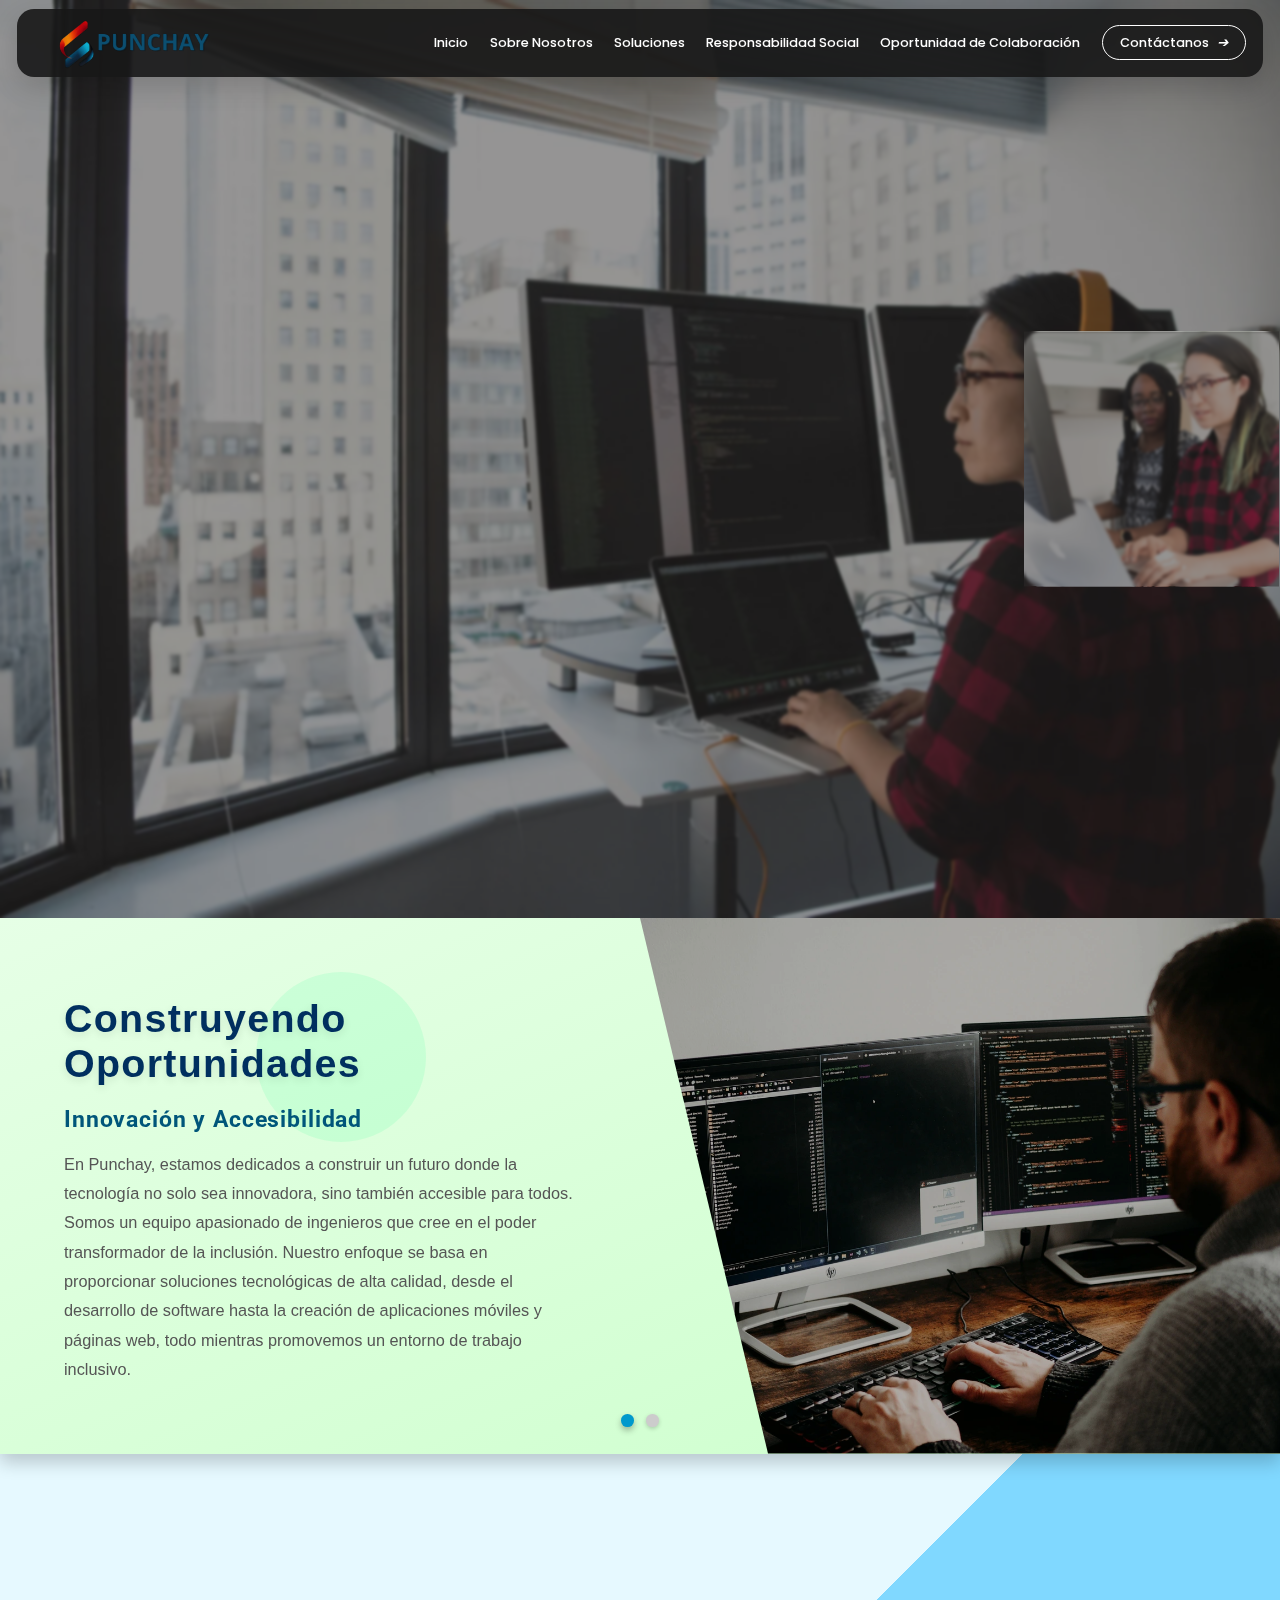
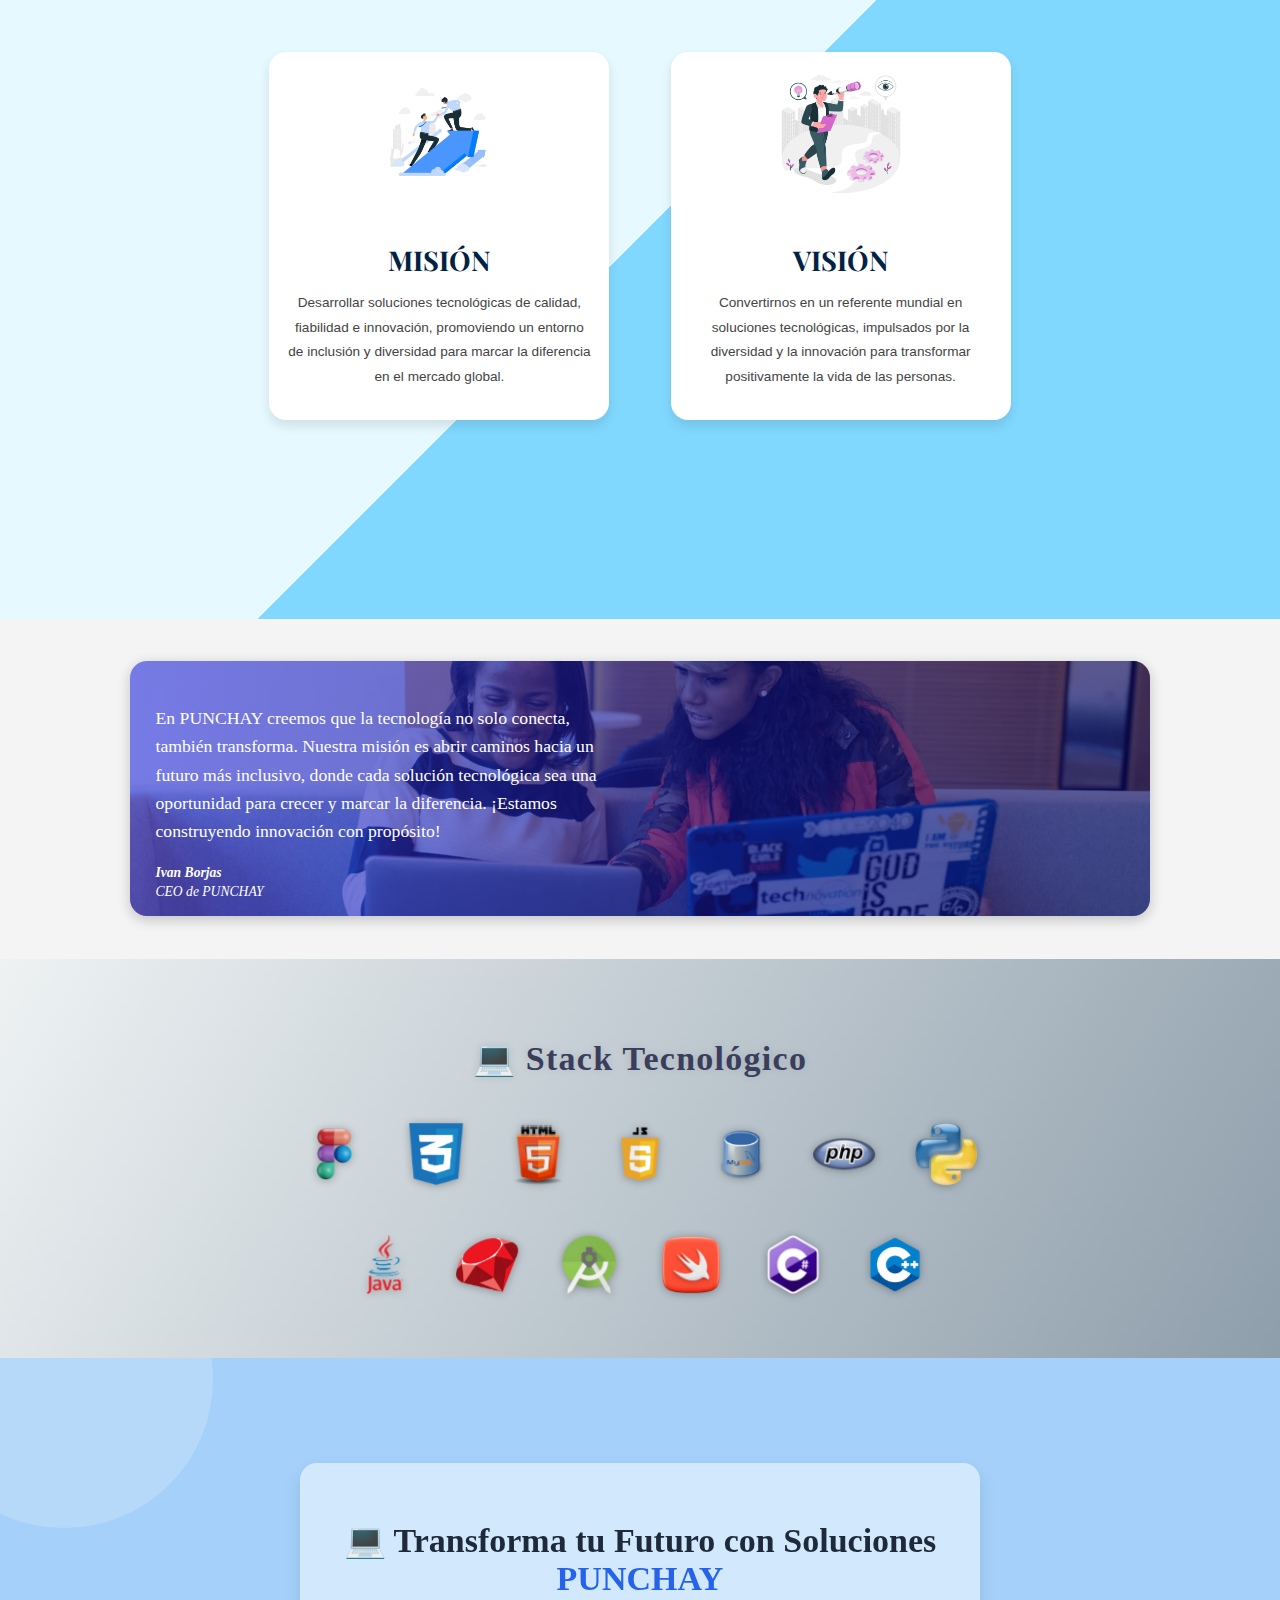
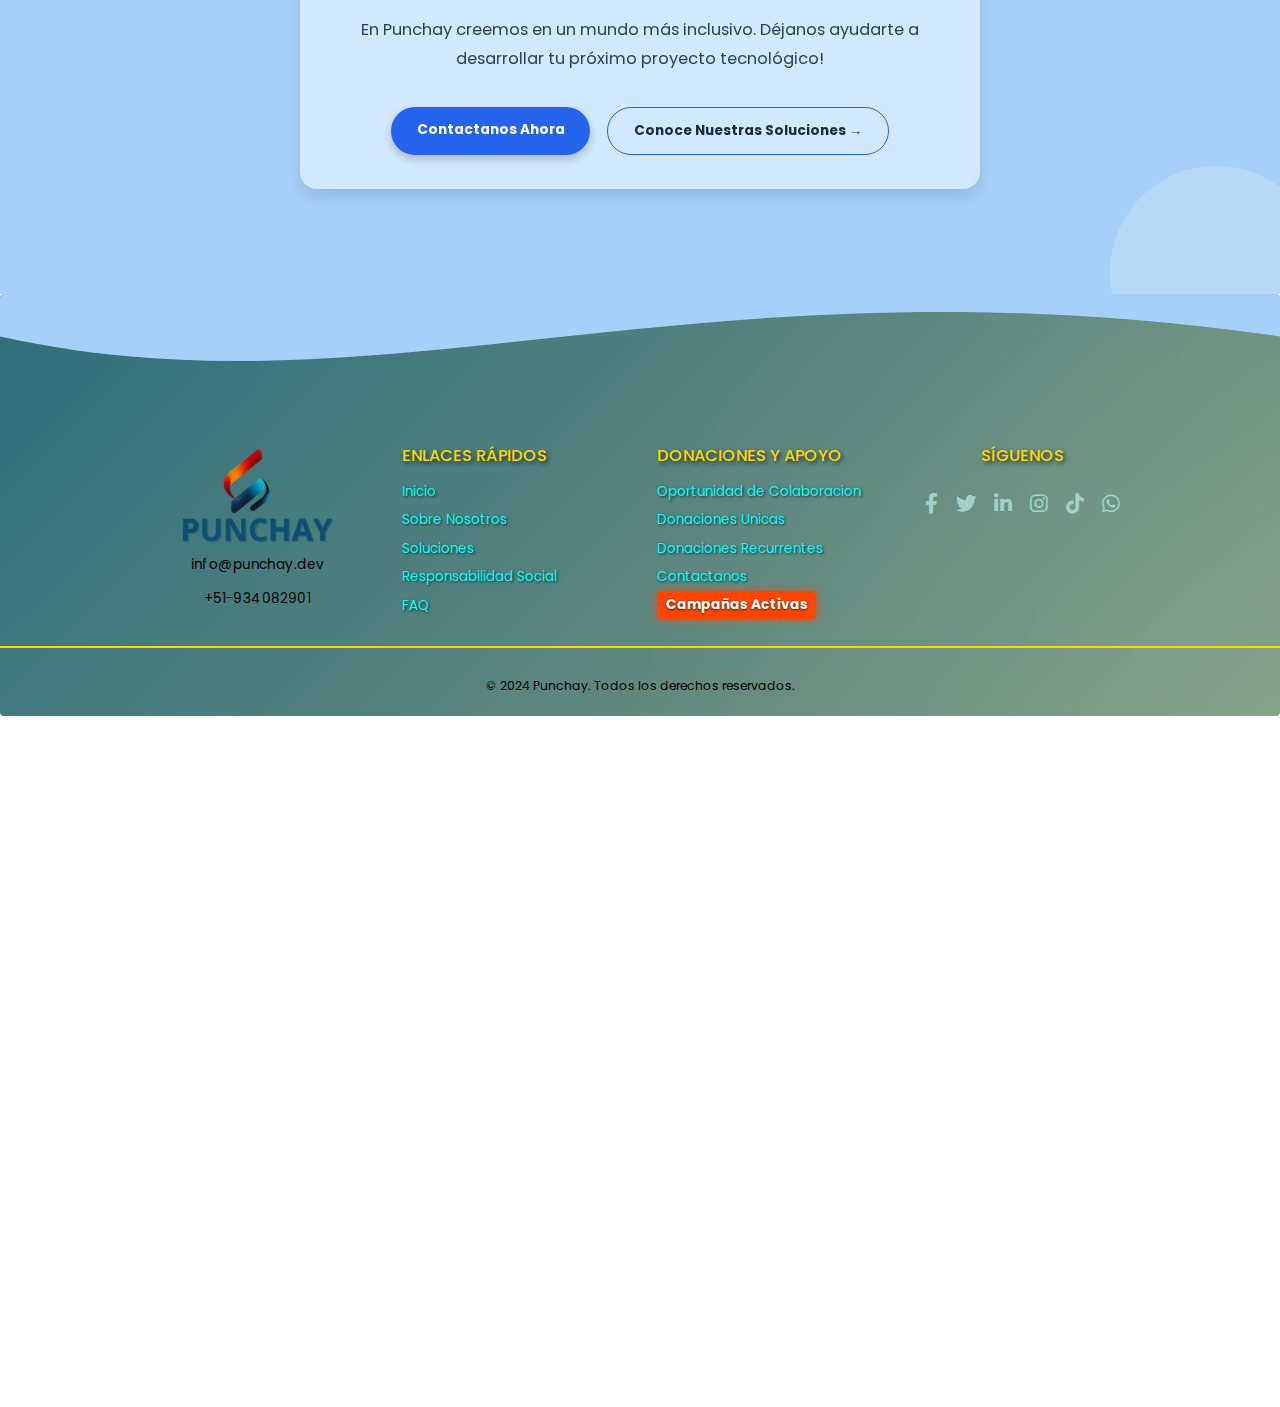
<file: index.html>
<!DOCTYPE html>
<html lang="es">
<head>
  <meta charset="utf-8">
  <meta name="description" content="Impulsamos la inclusión tecnológica con desarrollo de software, apps móviles, páginas web y consultorías. Apoyamos el crecimiento profesional de personas con discapacidad en un entorno accesible. ¡Únete y transforma el futuro!">
  <title>INICIO</title>
  <link rel="icon" href="assets/img/logos/logo.png">
  <link href="https://fonts.googleapis.com/css2?family=Poppins:wght@400;500;600&family=Roboto:wght@400;500&display=swap" rel="stylesheet">
  <link href="https://fonts.googleapis.com/css2?family=Playfair+Display:wght@400;500;700&display=swap" rel="stylesheet">
  <link rel="stylesheet" href="https://cdnjs.cloudflare.com/ajax/libs/font-awesome/6.0.0/css/all.min.css">
  <meta name="viewport" content="width=device-width, initial-scale=1.0">
  <link rel="stylesheet" href="assets/stilos/estilo.css">
  <link rel="stylesheet" href="assets/stilos/general.css">
  <link rel="stylesheet" href="assets/stilos/index.css">
</head>

<body>

<header>
  <nav class="navbar">
    <a href="#inicio" class="logo-container">
      <img src="assets/img/logos/nav.webp" alt="Logo Punchay" class="logo">
    </a>

    <button class="menu-toggle" aria-label="Abrir menú" aria-expanded="false">
      &#9776;
    </button>

    <ul class="nav-links">
      <li><a href="#inicio" data-translate>Inicio</a></li>
      <li><a href="SobreNosotros.html" data-translate>Sobre Nosotros</a></li>
      <li><a href="Servicios.html" data-translate>Soluciones</a></li>
      <li><a href="ResponsabilidadSocial.html" data-translate>Responsabilidad Social</a></li>
      <li><a href="OportunidaddeColaboración.html" data-translate>Oportunidad de Colaboración</a></li>
      <li>
        <a href="Contacto.html" class="contact-link">
          <span data-translate>Contáctanos</span> <i class="icon-arrow">&#10132;</i>
        </a>
      </li>
    </ul>
  </nav>
</header>

<div class="custom-slider-section">
  <section>
    <ul class='slider'>
      <li class='item' style="background-image: url('assets/img/index/silder1.webp')">
        <div class='content'>
          <h2 class='title' data-translate>Innovación Tecnológica</h2>
          <p class='description' data-translate>Tu apoyo puede marcar la diferencia. Con tu donación, ayudamos a construir espacios inclusivos y accesibles para trabajadores con discapacidad. ¡Dona ahora y sé parte del cambio!</p>
          <button><a href="OportunidaddeColaboración.html" class="linkindex" data-translate>Se parte de cambio</a></button>
        </div>
      </li>
      <li class='item' style="background-image: url('assets/img/index/slider2 (1).webp')">
        <div class='content'>
          <h2 class='title' data-translate>Experiencia Digital</h2>
          <p class='description' data-translate>El futuro es ahora. Transforma tu empresa con nuestras soluciones tecnológicas personalizadas. ¡Contrata nuestros servicios y marca la diferencia hoy mismo!</p>
          <button><a href="Contacto.html" class="linkindex" data-translate>Contactanos Ahora</a></button>
        </div>
      </li>
      <li class='item' style="background-image: url('assets/img/index/slider3.webp')">
        <div class='content'>
          <h2 class='title' data-translate>El Futuro es Ahora</h2>
          <p class='description' data-translate>Explora nuestro sitio y descubre cómo transformamos la tecnología, creando un entorno inclusivo y accesible para todos. Únete a nuestra misión de marcar la diferencia.</p>
          <button><a href="SobreNosotros.html" class="linkindex" data-translate>Conoce mas</a></button>
        </div>
      </li>
    </ul>
  </section>
</div>

<section class="wave-slider">
  <div class="wave-slide active" aria-hidden="false">
    <div class="wave-content">
      <h1 data-translate>Construyendo Oportunidades</h1>
      <h2 data-translate>Innovación y Accesibilidad</h2>
      <p data-translate>
        En Punchay, estamos dedicados a construir un futuro donde la tecnología no solo sea innovadora, sino también accesible para todos.
        Somos un equipo apasionado de ingenieros que cree en el poder transformador de la inclusión. Nuestro enfoque se basa en proporcionar soluciones tecnológicas
        de alta calidad, desde el desarrollo de software hasta la creación de aplicaciones móviles y páginas web, todo mientras promovemos un entorno de trabajo inclusivo.
      </p>
    </div>
    <div class="wave-image">
      <img src="assets/img/index/slid1.webp" alt="Personas colaborando con tecnología accesible" />
    </div>
  </div>

  <div class="wave-slide" aria-hidden="true">
    <div class="wave-content">
      <h1 data-translate>Inclusión y Calidad</h1>
      <h2 data-translate>Marcando la Diferencia</h2>
      <p data-translate>
        En Punchay, no solo desarrollamos tecnología; construimos oportunidades. Nos enorgullece contratar a personas con diversas capacidades, quienes aportan habilidades únicas
        y perspectivas valiosas que enriquecen nuestro trabajo. Cada proyecto que emprendemos está diseñado para no solo cumplir con las expectativas de nuestros clientes,
        sino para superar los estándares de accesibilidad y calidad.
      </p>
    </div>
    <div class="wave-image">
      <img src="assets/img/index/slid2.webp" alt="Tecnología accesible e inclusiva en acción" />
    </div>
  </div>

  <div class="wave-navigation" role="tablist" aria-label="Controles del slider">
    <button class="nav-btn active" data-index="0" aria-selected="true" aria-controls="slide-1" tabindex="0"></button>
    <button class="nav-btn" data-index="1" aria-selected="false" aria-controls="slide-2" tabindex="-1"></button>
  </div>
</section>

<div class="cards__container">
  <div class="card">
    <div class="card__icon">
      <img src="assets/img/index/mision.webp" alt="Misión">
    </div>
    <div class="card__content">
      <h3 class="card__title" data-translate>Misión</h3>
      <p class="card__text" data-translate>Desarrollar soluciones tecnológicas de calidad, fiabilidad e innovación, promoviendo un entorno de inclusión y diversidad para marcar la diferencia en el mercado global.</p>
    </div>
  </div>

  <div class="card">
    <div class="card__icon">
      <img src="assets/img/index/vision.webp" alt="Visión">
    </div>
    <div class="card__content">
      <h3 class="card__title" data-translate>Visión</h3>
      <p class="card__text" data-translate>Convertirnos en un referente mundial en soluciones tecnológicas, impulsados por la diversidad y la innovación para transformar positivamente la vida de las personas.</p>
    </div>
  </div>
</div>

<section class="testimonial-section">
  <div class="testimonial-container">
    <img src="assets/img/index/testimonial.webp" alt="Fondo testimonial" class="testimonial-image">
    <div class="overlay"></div>
    <div class="testimonial-content">
      <p class="testimonial-text" data-translate>
        En PUNCHAY creemos que la tecnología no solo conecta, también transforma. Nuestra misión es abrir caminos hacia un futuro más inclusivo, donde cada solución tecnológica sea una oportunidad para crecer y marcar la diferencia. ¡Estamos construyendo innovación con propósito!
      </p>
      <p class="testimonial-author">
        <strong>Ivan Borjas</strong><br>
        <span data-translate>CEO de PUNCHAY</span>
      </p>
    </div>
  </div>
</section>

<section class="three-d-section">
  <h2 class="section-title" data-translate>💻 Stack Tecnológico</h2>
  <div class="three-d-grid">
    <div class="row row-top">
      <!-- Las imágenes y sus alt no necesitan traducción -->
      <div class="polygon-container"><div class="polygon"><img src="./assets/img/index/figma.webp" alt="HTML5"></div></div>
      <div class="polygon-container"><div class="polygon"><img src="./assets/img/index/css.webp" alt="CSS3"></div></div>
      <div class="polygon-container"><div class="polygon"><img src="./assets/img/index/html.webp" alt="JavaScript"></div></div>
      <div class="polygon-container"><div class="polygon"><img src="./assets/img/index/js.webp" alt="TypeScript"></div></div>
      <div class="polygon-container"><div class="polygon"><img src="./assets/img/index/mysql.webp" alt="React"></div></div>
      <div class="polygon-container"><div class="polygon"><img src="./assets/img/index/php.webp" alt="Tailwind CSS"></div></div>
      <div class="polygon-container"><div class="polygon"><img src="./assets/img/index/python.webp" alt="Docker"></div></div>
    </div>
    <div class="row row-bottom">
      <div class="polygon-container"><div class="polygon"><img src="assets/img/index/java%20(1).webp" alt="Node.js"></div></div>
      <div class="polygon-container"><div class="polygon"><img src="assets/img/index/rubi.webp" alt="MongoDB"></div></div>
      <div class="polygon-container"><div class="polygon"><img src="assets/img/index/android.webp" alt="Git"></div></div>
      <div class="polygon-container"><div class="polygon"><img src="assets/img/index/swift.webp" alt="Figma"></div></div>
      <div class="polygon-container"><div class="polygon"><img src="assets/img/index/C%23.webp" alt="GraphQL"></div></div>
      <div class="polygon-container"><div class="polygon"><img src="assets/img/index/c.webp" alt="VS Code"></div></div>
    </div>
  </div>
</section>

<section class="cta-section-unique">
  <div class="cta-container-unique">
    <h1 class="cta-title-unique" data-translate>💻 Transforma tu Futuro con Soluciones <span>PUNCHAY</span></h1>
    <p class="cta-description-unique" data-translate>
      En Punchay creemos en un mundo más inclusivo. Déjanos ayudarte a desarrollar tu próximo proyecto tecnológico!
    </p>
    <div class="cta-buttons-unique">
      <a href="Contacto.html" class="cta-button-unique primary-button-unique" data-translate>Contactanos Ahora</a>
      <a href="Servicios.html" class="cta-button-unique secondary-button-unique" data-translate>Conoce Nuestras Soluciones →</a>
    </div>
  </div>
</section>

<footer class="footer__container">
  <div style="height: 150px; overflow: hidden;">
    <svg viewBox="0 0 500 150" preserveAspectRatio="none" style="height: 100%; width: 100%;">
      <path d="M0.00,49.98 C149.99,150.00 271.49,-49.98 500.00,49.98 L500.00,0.00 L0.00,0.00 Z" style="stroke: none; fill: #a4d0f9;"></path>
    </svg>
  </div>
  <div class="footer__content">
    <div class="footer__logo">
      <a href="index.html"><img src="assets/img/logos/foot.webp" alt="Punchay Logo"></a>
      <p class="textfoot">info@punchay.dev</p>
      <p class="txtfoot">+51-934082901</p>
    </div>
    <div class="footer__links">
      <h4 data-translate>Enlaces Rápidos</h4>
      <ul>
        <li><a href="index.html" data-translate>Inicio</a></li>
        <li><a href="SobreNosotros.html" data-translate>Sobre Nosotros</a></li>
        <li><a href="Servicios.html" data-translate>Soluciones</a></li>
        <li><a href="ResponsabilidadSocial.html" data-translate>Responsabilidad Social</a></li>
        <li><a href="Faqs.html" data-translate>FAQ</a></li>
      </ul>
    </div>
    <div class="footer__services">
      <h4 data-translate>Donaciones y Apoyo</h4>
      <ul>
        <li><a href="OportunidaddeColaboración.html" data-translate>Oportunidad de Colaboracion</a></li>
        <li><a href="https://www.paypal.com/donate?hosted_button_id=4XLEY7KZ55W9N" data-translate>Donaciones Unicas</a></li>
        <li><a href="https://www.paypal.com/donate?hosted_button_id=4XLEY7KZ55W9N" data-translate>Donaciones Recurrentes</a></li>
        <li><a href="Contacto.html" data-translate>Contactanos</a></li>
        <li class="especial"><a href="https://fundrazr.com/52Vzw0" data-translate>Campañas Activas</a></li>
      </ul>
    </div>

    <div class="footer__social">
      <h4 data-translate>Síguenos</h4>
      <div class="social__icons">
        <a href="https://www.facebook.com/profile.php?id=61572802040926"><i class="fab fa-facebook-f"></i></a>
        <a href="https://x.com/PUNCHAY2025"><i class="fab fa-twitter"></i></a>
        <a href="https://www.linkedin.com/in/punchay-s-a-c-b49723349/"><i class="fab fa-linkedin-in"></i></a>
        <a href="https://www.instagram.com/punchaygroup/"><i class="fab fa-instagram"></i></a>
        <a href="https://tiktok.com/@punchay3"><i class="fab fa-tiktok"></i></a>
        <a href="https://wa.me/51934082901" target="_blank"><i class="fab fa-whatsapp"></i></a>
      </div>
    </div>
  </div>
  <div class="footer__bottom">
    <p data-translate>&copy; 2024 Punchay. Todos los derechos reservados.
    </p>
  </div>
</footer>
  <!----FIN FOOTER------>

</body>

<script src="assets/js/nav.js"></script>
<script src="assets/js/index.js"></script>
<script src="assets/js/idiomas.js"></script>
</html>
</file>
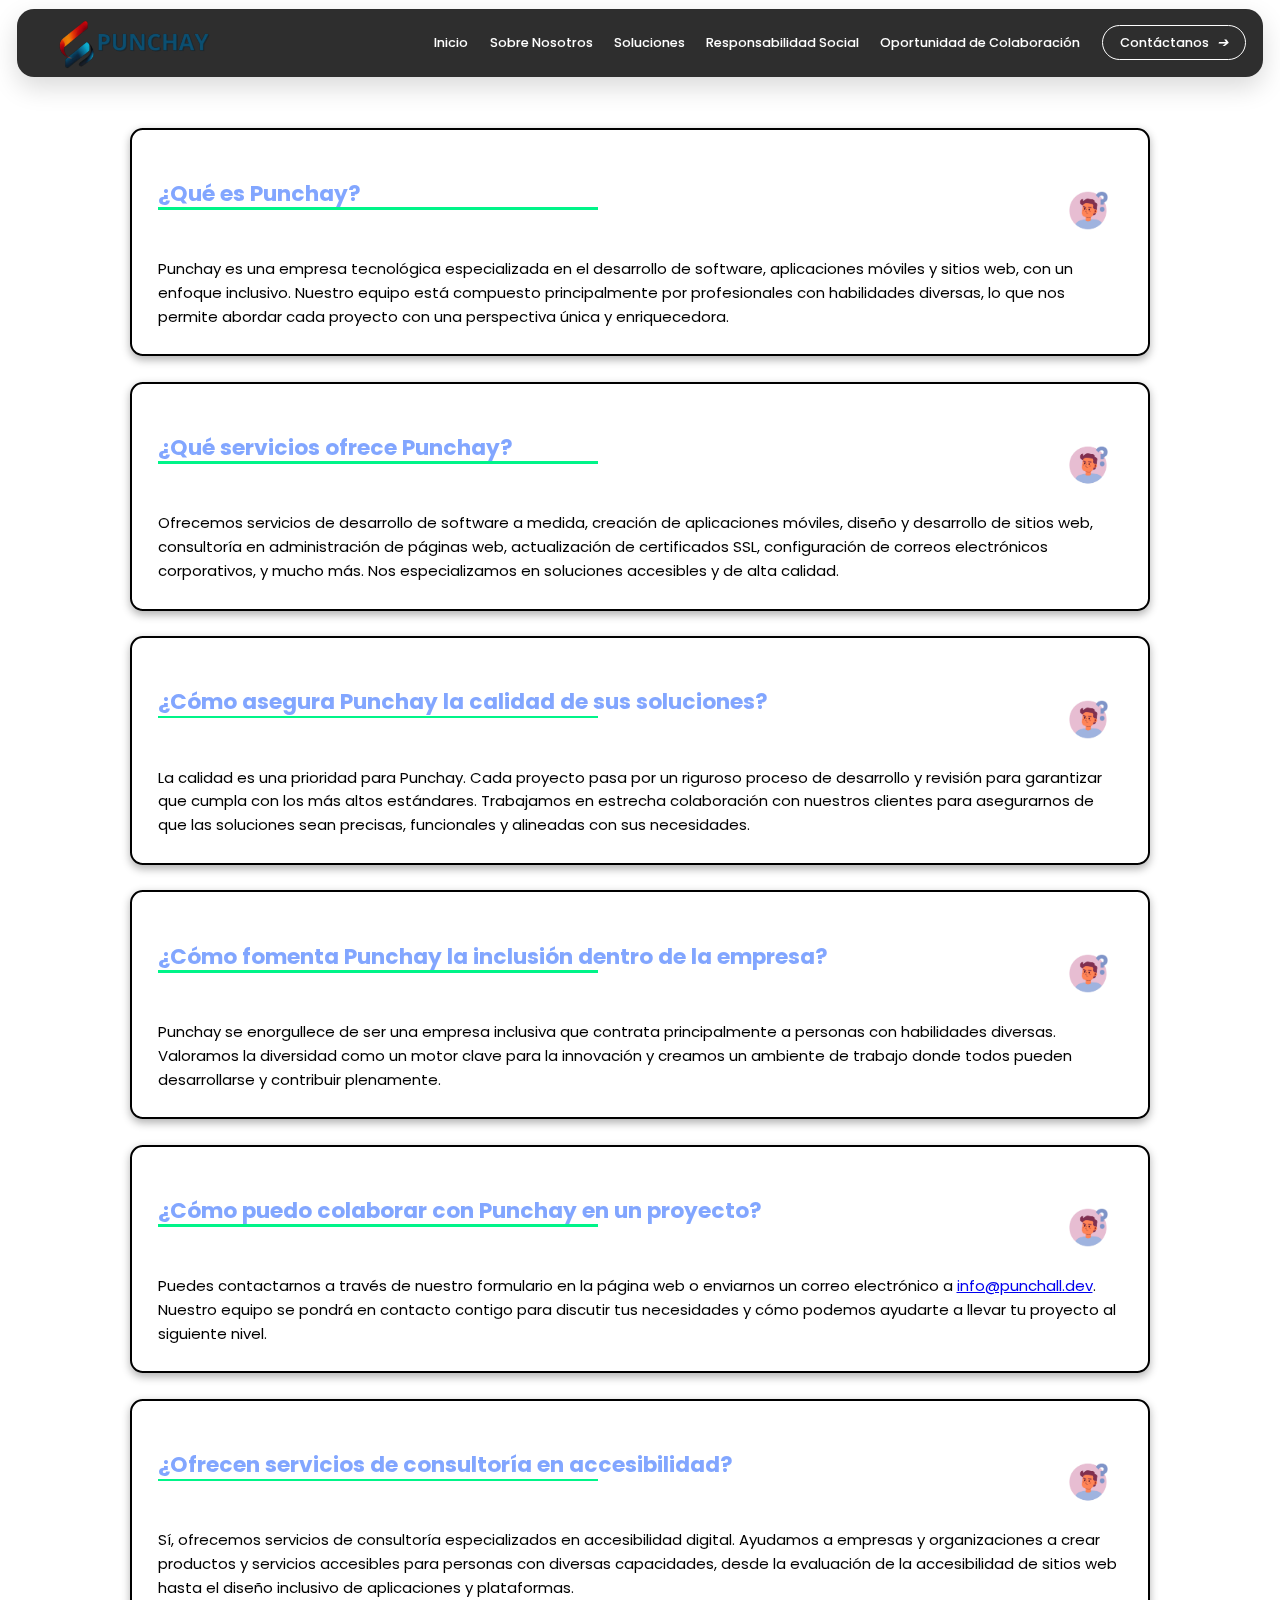
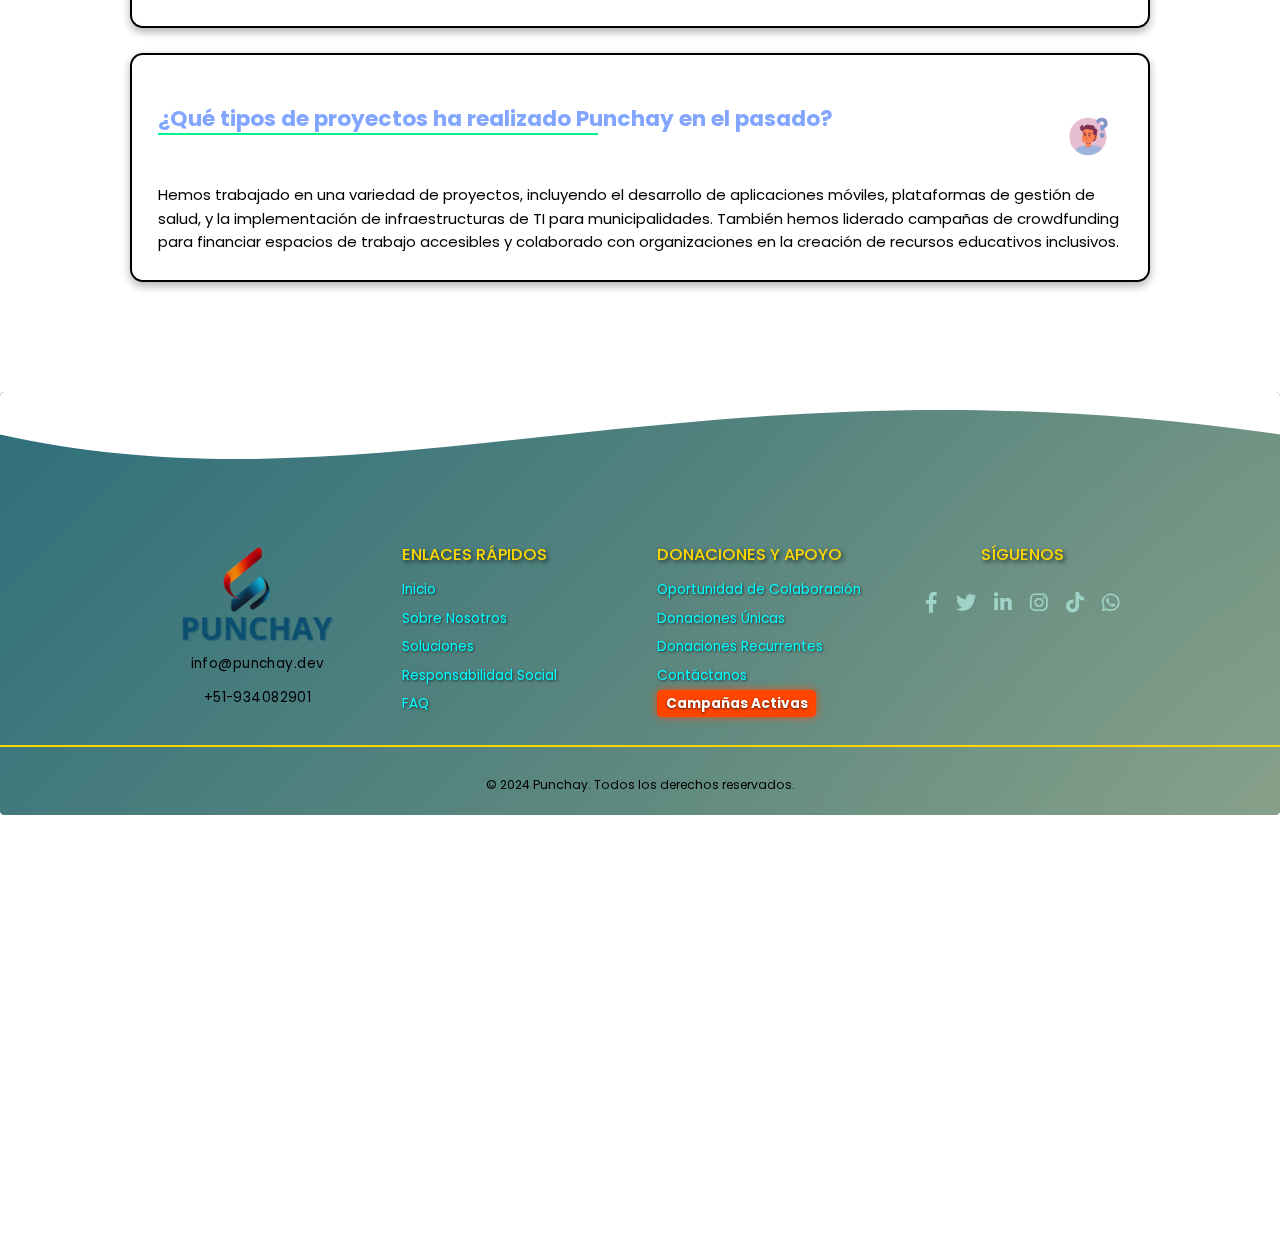
<file: Faqs.html>
<!DOCTYPE html>
<html lang="es">
<head>
    <meta charset="UTF-8">
  <meta name="description" content="Impulsamos la inclusión tecnológica con desarrollo de software, apps móviles, páginas web y consultorías. Apoyamos el crecimiento profesional de personas con discapacidad en un entorno accesible. ¡Únete y transforma el futuro!">
  <title>Preguntas Frecuentes</title>
  <link rel="icon" href="assets/img/logos/logo.png">
  <link href="https://fonts.googleapis.com/css2?family=Poppins:wght@400;500;600&family=Roboto:wght@400;500&display=swap" rel="stylesheet">
  <link href="https://fonts.googleapis.com/css2?family=Playfair+Display:wght@400;500;700&display=swap" rel="stylesheet">
  <link rel="stylesheet" href="https://cdnjs.cloudflare.com/ajax/libs/font-awesome/6.0.0/css/all.min.css">

  <meta name="viewport" content="width=device-width, initial-scale=1.0">
  <link rel="stylesheet" href="assets/stilos/estilo.css">
  <link rel="stylesheet" href="assets/stilos/general.css">
  <link rel="stylesheet" href="assets/stilos/faq.css">
</head>
<body>

<header>
  <nav class="navbar">
    <!-- Logo -->
    <a href="index.html" class="logo-container">
      <img src="assets/img/logos/nav.webp" alt="Logo Punchay" class="logo">
    </a>

    <!-- Botón menú hamburguesa -->
    <button class="menu-toggle" aria-label="Abrir menú" aria-expanded="false">
      &#9776; <!-- Ícono de hamburguesa -->
    </button>

    <!-- Menú de navegación -->
    <ul class="nav-links">
      <li><a href="index.html" data-translate="nav.inicio">Inicio</a></li>
      <li><a href="SobreNosotros.html" data-translate="nav.sobreNosotros">Sobre Nosotros</a></li>
      <li><a href="Servicios.html" data-translate="nav.soluciones">Soluciones</a></li>
      <li><a href="ResponsabilidadSocial.html" data-translate="nav.responsabilidadSocial">Responsabilidad Social</a></li>
      <li><a href="OportunidaddeColaboración.html" data-translate="nav.oportunidadColaboracion">Oportunidad de Colaboración</a></li>
      <li>
        <a href="Contacto.html" class="contact-link" data-translate="nav.contactanos">
          Contáctanos <i class="icon-arrow">&#10132;</i>
        </a>
      </li>
    </ul>
  </nav>
</header>




<!-----------Seccion 1------------>
<section class="faqs-section">
  <div class="faqs-content">
    <div class="faq-item">
      <div class="faq-title">
        <h3 data-translate="faq.queEsPunchay">¿Qué es Punchay?</h3>
        <img src="assets/img/faqs/prgunta.webp" alt="Icono de Pregunta" class="faq-icon">
      </div>
      <p data-translate="faq.queEsPunchay.respuesta">
        Punchay es una empresa tecnológica especializada en el desarrollo de software, aplicaciones móviles y sitios web, con un enfoque inclusivo. Nuestro equipo está compuesto principalmente por profesionales con habilidades diversas, lo que nos permite abordar cada proyecto con una perspectiva única y enriquecedora.
      </p>
    </div>

    <div class="faq-item">
      <div class="faq-title">
        <h3 data-translate="faq.serviciosPunchay">¿Qué servicios ofrece Punchay?</h3>
        <img src="assets/img/faqs/prgunta.webp" alt="Icono de Servicios" class="faq-icon">
      </div>
      <p data-translate="faq.serviciosPunchay.respuesta">
        Ofrecemos servicios de desarrollo de software a medida, creación de aplicaciones móviles, diseño y desarrollo de sitios web, consultoría en administración de páginas web, actualización de certificados SSL, configuración de correos electrónicos corporativos, y mucho más. Nos especializamos en soluciones accesibles y de alta calidad.
      </p>
    </div>

    <div class="faq-item">
      <div class="faq-title">
        <h3 data-translate="faq.calidadPunchay">¿Cómo asegura Punchay la calidad de sus soluciones?</h3>
        <img src="assets/img/faqs/prgunta.webp" alt="Icono de Calidad" class="faq-icon">
      </div>
      <p data-translate="faq.calidadPunchay.respuesta">
        La calidad es una prioridad para Punchay. Cada proyecto pasa por un riguroso proceso de desarrollo y revisión para garantizar que cumpla con los más altos estándares. Trabajamos en estrecha colaboración con nuestros clientes para asegurarnos de que las soluciones sean precisas, funcionales y alineadas con sus necesidades.
      </p>
    </div>

    <div class="faq-item">
      <div class="faq-title">
        <h3 data-translate="faq.inclusionPunchay">¿Cómo fomenta Punchay la inclusión dentro de la empresa?</h3>
        <img src="assets/img/faqs/prgunta.webp" alt="Icono de Inclusión" class="faq-icon">
      </div>
      <p data-translate="faq.inclusionPunchay.respuesta">
        Punchay se enorgullece de ser una empresa inclusiva que contrata principalmente a personas con habilidades diversas. Valoramos la diversidad como un motor clave para la innovación y creamos un ambiente de trabajo donde todos pueden desarrollarse y contribuir plenamente.
      </p>
    </div>

    <div class="faq-item">
      <div class="faq-title">
        <h3 data-translate="faq.colaboracionPunchay">¿Cómo puedo colaborar con Punchay en un proyecto?</h3>
        <img src="assets/img/faqs/prgunta.webp" alt="Icono de Colaboración" class="faq-icon">
      </div>
      <p data-translate="faq.colaboracionPunchay.respuesta">
        Puedes contactarnos a través de nuestro formulario en la página web o enviarnos un correo electrónico a <a href="mailto:info@punchall.dev">info@punchall.dev</a>. Nuestro equipo se pondrá en contacto contigo para discutir tus necesidades y cómo podemos ayudarte a llevar tu proyecto al siguiente nivel.
      </p>
    </div>

    <div class="faq-item">
      <div class="faq-title">
        <h3 data-translate="faq.consultoriaAccesibilidad">¿Ofrecen servicios de consultoría en accesibilidad?</h3>
        <img src="assets/img/faqs/prgunta.webp" alt="Icono de Consultoría" class="faq-icon">
      </div>
      <p data-translate="faq.consultoriaAccesibilidad.respuesta">
        Sí, ofrecemos servicios de consultoría especializados en accesibilidad digital. Ayudamos a empresas y organizaciones a crear productos y servicios accesibles para personas con diversas capacidades, desde la evaluación de la accesibilidad de sitios web hasta el diseño inclusivo de aplicaciones y plataformas.
      </p>
    </div>

    <div class="faq-item">
      <div class="faq-title">
        <h3 data-translate="faq.proyectosAnteriores">¿Qué tipos de proyectos ha realizado Punchay en el pasado?</h3>
        <img src="assets/img/faqs/prgunta.webp" alt="Icono de Proyectos" class="faq-icon">
      </div>
      <p data-translate="faq.proyectosAnteriores.respuesta">
        Hemos trabajado en una variedad de proyectos, incluyendo el desarrollo de aplicaciones móviles, plataformas de gestión de salud, y la implementación de infraestructuras de TI para municipalidades. También hemos liderado campañas de crowdfunding para financiar espacios de trabajo accesibles y colaborado con organizaciones en la creación de recursos educativos inclusivos.
      </p>
    </div>

  </div>
  <div class="background-effects"></div>
</section>
<!------------Fin Seccion----------->

<!----FOOTER------>
<footer class="footer__container">
  <div style="height: 150px; overflow: hidden;">
    <svg viewBox="0 0 500 150" preserveAspectRatio="none" style="height: 100%; width: 100%;">
      <path d="M0.00,49.98 C149.99,150.00 271.49,-49.98 500.00,49.98 L500.00,0.00 L0.00,0.00 Z" style="stroke: none; fill: #ffffff;"></path>
    </svg>
  </div>
  <div class="footer__content">
    <div class="footer__logo">
      <a href="index.html">
        <img src="assets/img/logos/foot.webp" alt="Punchay Logo">
      </a>
      <p class="textfoot" data-translate="contact-email">info@punchay.dev</p>
      <p class="txtfoot" data-translate="contact-phone">+51-934082901</p>
    </div>
    <div class="footer__links">
      <h4 data-translate="quick-links">Enlaces Rápidos</h4>
      <ul>
        <li><a href="index.html" data-translate="nav-home">Inicio</a></li>
        <li><a href="SobreNosotros.html" data-translate="nav-about">Sobre Nosotros</a></li>
        <li><a href="Servicios.html" data-translate="nav-services">Soluciones</a></li>
        <li><a href="ResponsabilidadSocial.html" data-translate="nav-social-responsibility">Responsabilidad Social</a></li>
        <li><a href="Faqs.html" data-translate="nav-faq">FAQ</a></li>
      </ul>
    </div>
    <div class="footer__services">
      <h4 data-translate="donations-support">Donaciones y Apoyo</h4>
      <ul>
        <li><a href="OportunidaddeColaboración.html" data-translate="collaboration-opportunity">Oportunidad de Colaboración</a></li>
        <li><a href="https://www.paypal.com/donate?hosted_button_id=4XLEY7KZ55W9N" data-translate="one-time-donation">Donaciones Únicas</a></li>
        <li><a href="https://www.paypal.com/donate?hosted_button_id=4XLEY7KZ55W9N" data-translate="recurring-donation">Donaciones Recurrentes</a></li>
        <li><a href="Contacto.html" data-translate="nav-contact">Contáctanos</a></li>
        <li class="especial"><a href="https://fundrazr.com/52Vzw0" data-translate>Campañas Activas</a></li>
      </ul>
    </div>

    <div class="footer__social">
      <h4 data-translate="follow-us">Síguenos</h4>
      <div class="social__icons">
        <a href="https://www.facebook.com/profile.php?id=61572802040926"><i class="fab fa-facebook-f"></i></a>
        <a href="https://x.com/PUNCHAY2025"><i class="fab fa-twitter"></i></a>
        <a href="https://www.linkedin.com/in/punchay-s-a-c-b49723349/"><i class="fab fa-linkedin-in"></i></a>
        <a href="https://www.instagram.com/punchaygroup/"><i class="fab fa-instagram"></i></a>
        <a href="https://tiktok.com/@punchay3"><i class="fab fa-tiktok"></i></a>
        <a href="https://wa.me/51934082901" target="_blank">
          <i class="fab fa-whatsapp"></i>
        </a>
      </div>
    </div>
  </div>
  <div class="footer__bottom">
    <p data-translate="footer-rights">&copy; 2024 Punchay. Todos los derechos reservados.</p>
  </div>
</footer>
<!----FIN FOOTER------>


</body>
<script src="assets/js/nav.js"></script>
<script src="assets/js/idiomas.js"></script>
</html>
</file>
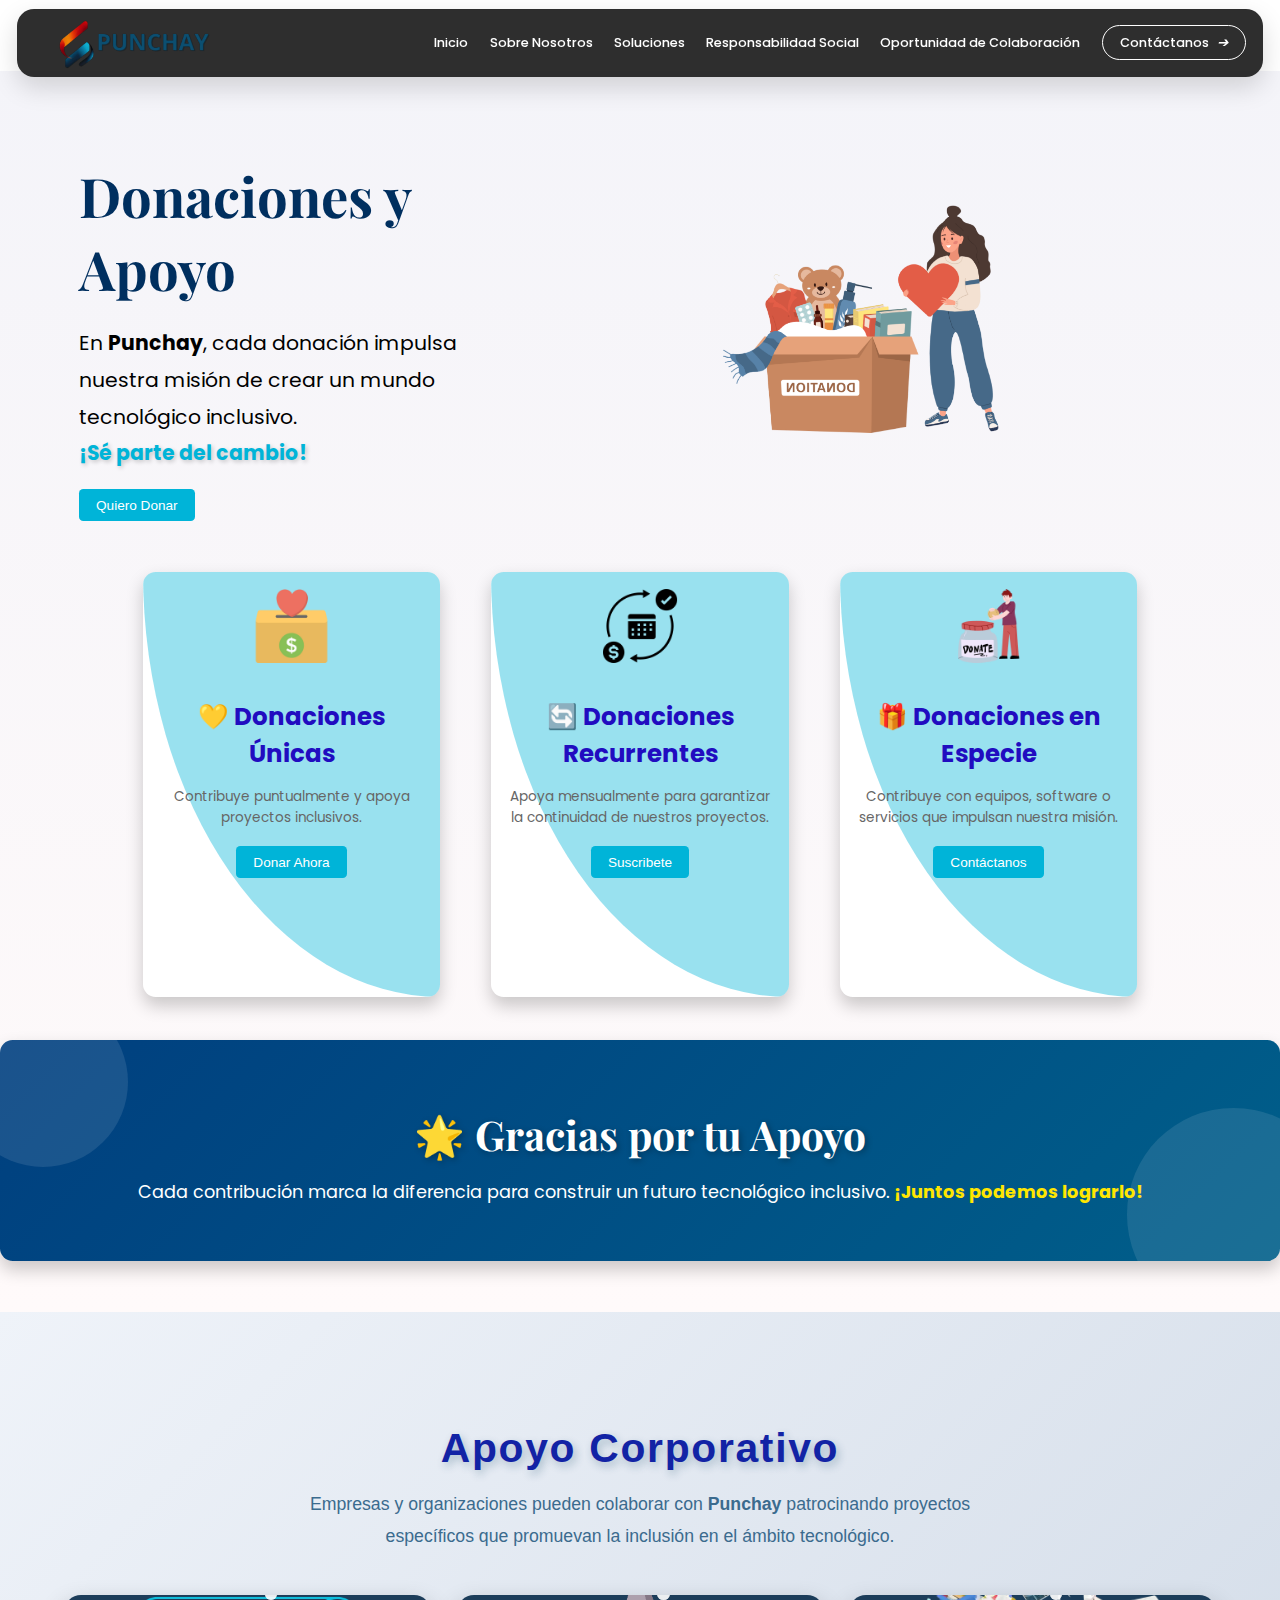
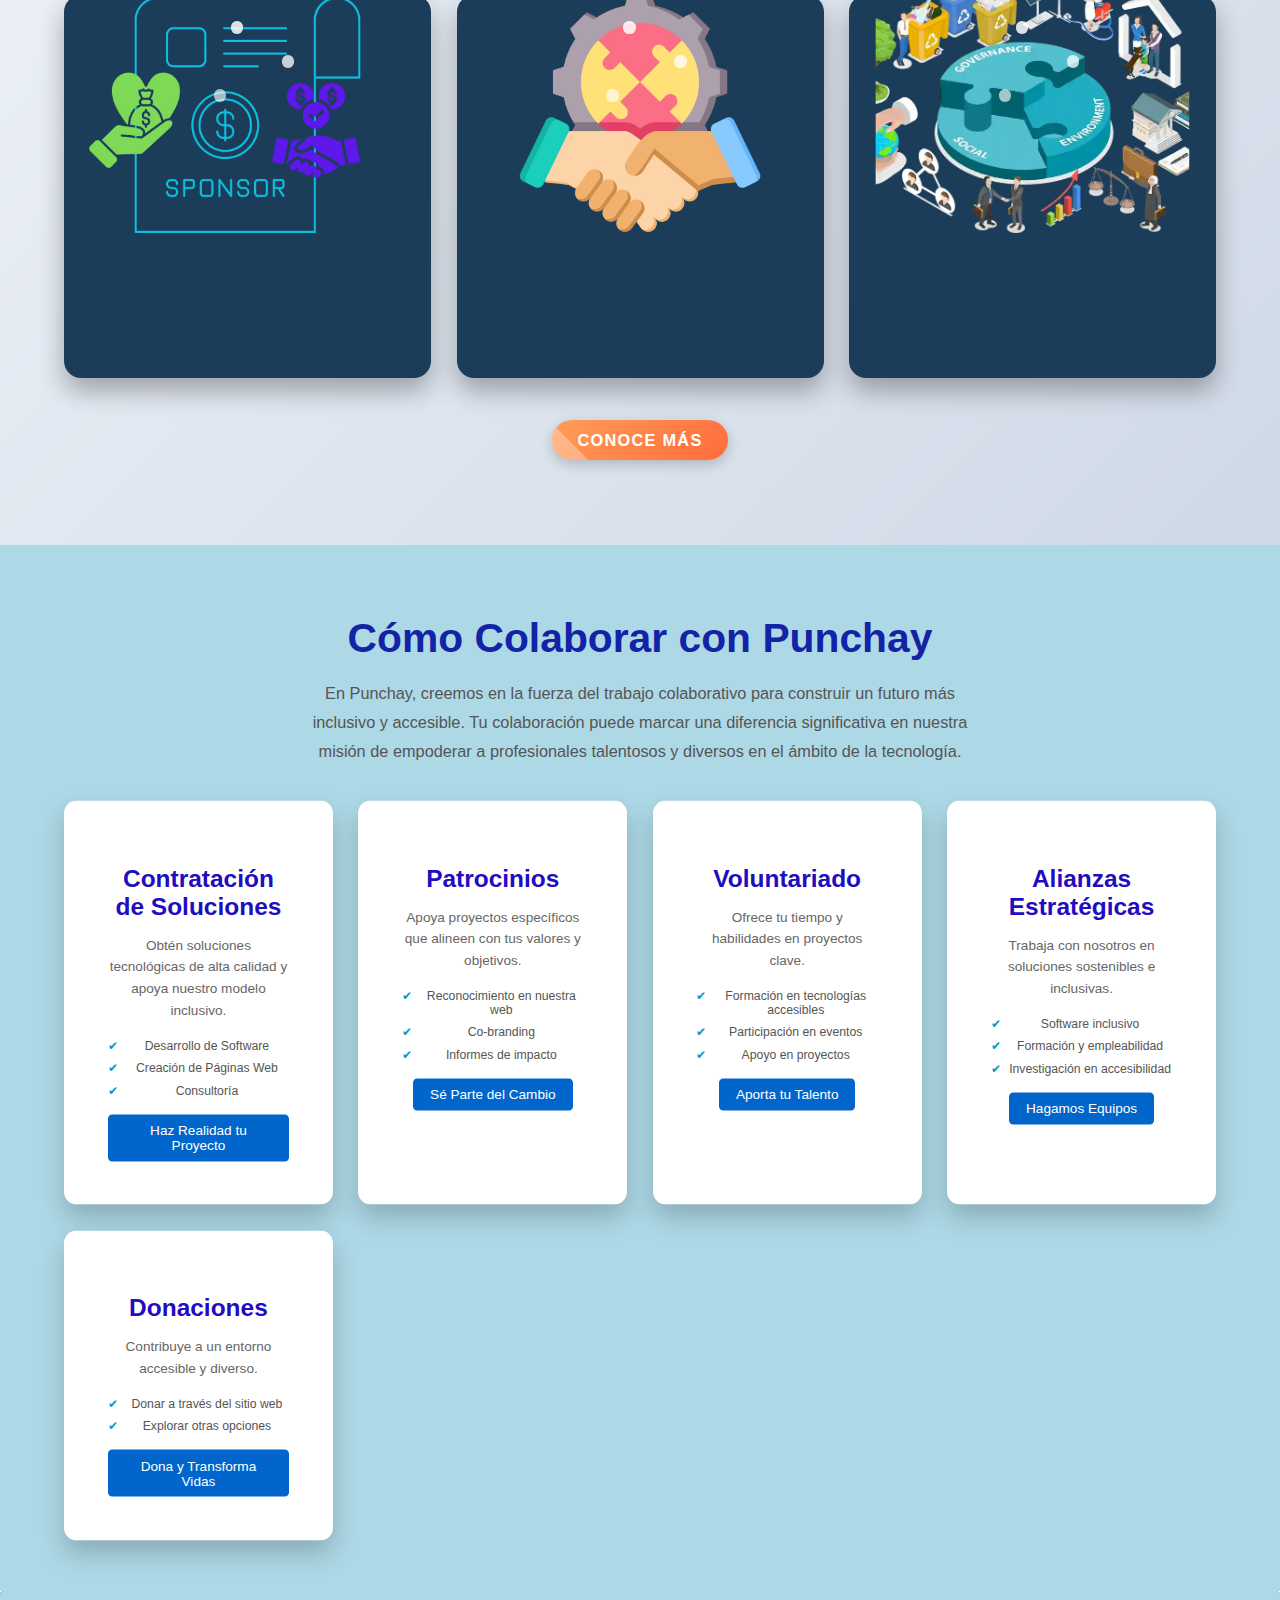
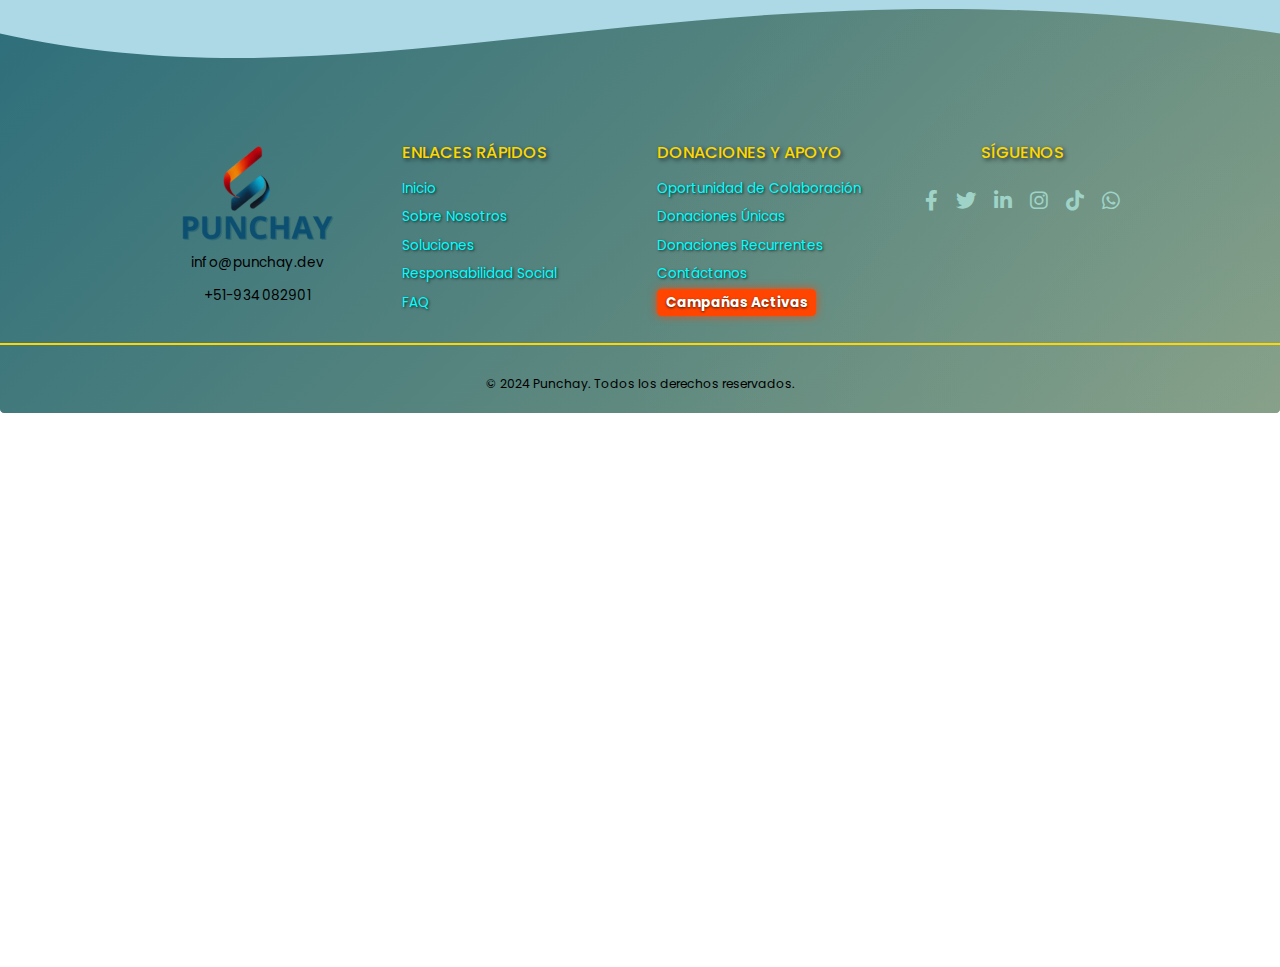
<file: OportunidaddeColaboración.html>
<!DOCTYPE html>
<html lang="es">
<head>
  <meta charset="UTF-8">
  <meta name="description" content="Impulsamos la inclusión tecnológica con desarrollo de software, apps móviles, páginas web y consultorías. Apoyamos el crecimiento profesional de personas con discapacidad en un entorno accesible. ¡Únete y transforma el futuro!">
  <title>Oportunidad de Colaboración</title>
  <link rel="icon" href="assets/img/logos/logo.png">
  <link href="https://fonts.googleapis.com/css2?family=Poppins:wght@400;500;600&family=Roboto:wght@400;500&display=swap" rel="stylesheet">
  <link href="https://fonts.googleapis.com/css2?family=Playfair+Display:wght@400;500;700&display=swap" rel="stylesheet">
  <link rel="stylesheet" href="https://cdnjs.cloudflare.com/ajax/libs/font-awesome/6.0.0/css/all.min.css">
  <meta name="viewport" content="width=device-width, initial-scale=1.0">
  <link rel="stylesheet" href="assets/stilos/estilo.css">
  <link rel="stylesheet" href="assets/stilos/general.css">
  <link rel="stylesheet" href="assets/stilos/colaboracion.css">
</head>
<body>

<header>
  <nav class="navbar">
    <!-- Logo -->
    <a href="index.html" class="logo-container">
      <img src="assets/img/logos/nav.webp" alt="Logo Punchay" class="logo">
    </a>

    <!-- Botón menú hamburguesa -->
    <button class="menu-toggle" aria-label="Abrir menú" aria-expanded="false">
      &#9776; <!-- Ícono de hamburguesa -->
    </button>

    <!-- Menú de navegación -->
    <ul class="nav-links">
      <li><a href="index.html" data-translate="nav-home">Inicio</a></li>
      <li><a href="SobreNosotros.html" data-translate="nav-about">Sobre Nosotros</a></li>
      <li><a href="Servicios.html" data-translate="nav-services">Soluciones</a></li>
      <li><a href="ResponsabilidadSocial.html" data-translate="nav-social-responsibility">Responsabilidad Social</a></li>
      <li><a href="OportunidaddeColaboración.html" data-translate="collaboration-opportunity">Oportunidad de Colaboración</a></li>
      <li>
        <a href="Contacto.html" class="contact-link" data-translate="nav-contact">
          Contáctanos <i class="icon-arrow">&#10132;</i>
        </a>
      </li>
    </ul>
  </nav>
</header>



<!-----------Seccion 1------------------>
<section class="donations-section">
  <!-- Hero Principal -->
  <div class="hero-section">
    <div class="hero-content">
      <h1 data-translate="donations-title">Donaciones y Apoyo</h1>
      <p data-translate="donations-description">
        En <strong>Punchay</strong>, cada donación impulsa nuestra misión de crear un mundo tecnológico inclusivo.
        <br />
        <span class="highlight">¡Sé parte del cambio!</span>
      </p>
      <button class="cta-button">
        <a href="https://www.paypal.com/donate?hosted_button_id=4XLEY7KZ55W9N" class="btnpaypal" data-translate="donate-now">Quiero Donar</a>
      </button>
    </div>
    <div class="hero-image">
      <img src="assets/img/colaboracion/oc%20(1).webp" alt="Impacto de Donaciones" />
    </div>
  </div>

  <!-- Cartas con Efecto de Agua en Movimiento -->
  <div class="cards-container">
    <div class="donation-card">
      <div class="water"></div>
      <div class="card-content">
        <img src="assets/img/colaboracion/oc%20(2).webp" alt="Donación Única" />
        <h2 data-translate="one-time-donation">💛 Donaciones Únicas</h2>
        <p data-translate="one-time-donation-description">Contribuye puntualmente y apoya proyectos inclusivos.</p>
        <button class="cta-button">
          <a href="https://www.paypal.com/donate?hosted_button_id=4XLEY7KZ55W9N" class="btnpaypal" data-translate="donate-now">Donar Ahora</a>
        </button>
      </div>
    </div>

    <div class="donation-card">
      <div class="water"></div>
      <div class="card-content">
        <img src="assets/img/colaboracion/oc%20(3).webp" alt="Donación Recurrente" />
        <h2 data-translate="recurring-donation">🔄 Donaciones Recurrentes</h2>
        <p data-translate="recurring-donation-description">Apoya mensualmente para garantizar la continuidad de nuestros proyectos.</p>
        <button class="cta-button">
          <a href="https://www.paypal.com/donate?hosted_button_id=4XLEY7KZ55W9N" class="btnpaypal" data-translate="subscribe">Suscribete</a>
        </button>
      </div>
    </div>

    <div class="donation-card">
      <div class="water"></div>
      <div class="card-content">
        <img src="assets/img/colaboracion/oc%20(4).webp" alt="Donación en Especie" />
        <h2 data-translate="in-kind-donation">🎁 Donaciones en Especie</h2>
        <p data-translate="in-kind-donation-description">Contribuye con equipos, software o servicios que impulsan nuestra misión.</p>
        <button class="cta-button">
          <a href="Contacto.html" class="btnpaypal" data-translate="contact-us">Contáctanos</a>
        </button>
      </div>
    </div>
  </div>

  <!-- Sección Final Inspiradora -->
  <div class="final-section">
    <h2 data-translate="thank-you">🌟 Gracias por tu Apoyo</h2>
    <p data-translate="thank-you-message">
      Cada contribución marca la diferencia para construir un futuro tecnológico inclusivo.
      <strong>¡Juntos podemos lograrlo!</strong>
    </p>
  </div>
</section>
<!-----------Fin Seccion 1------------------>

<!-----------Seccion 2---------------->
<section class="corporate-support-section">
  <h1 data-translate="corporate-support-title">Apoyo Corporativo</h1>
  <p data-translate="corporate-support-description">
    Empresas y organizaciones pueden colaborar con <strong>Punchay</strong> patrocinando proyectos específicos que promuevan la inclusión en el ámbito tecnológico.
  </p>

  <div class="support-cards">
    <div class="support-card">
      <div class="snow"></div>
      <img src="assets/img/colaboracion/oc%20(5).webp" alt="Patrocinios Directos" />
      <div class="card-content1">
        <h2 data-translate="direct-sponsorship">Patrocinios Directos</h2>
        <p data-translate="direct-sponsorship-description">Financia un proyecto o evento alineado con los objetivos de tu empresa.</p>
      </div>
    </div>

    <div class="support-card">
      <div class="snow"></div>
      <img src="assets/img/colaboracion/oc%20(6).webp" alt="Alianzas Estratégicas" />
      <div class="card-content1">
        <h2 data-translate="strategic-partnerships">Alianzas Estratégicas</h2>
        <p data-translate="strategic-partnerships-description">Desarrolla con nosotros programas de largo plazo.</p>
      </div>
    </div>

    <div class="support-card">
      <div class="snow"></div>
      <img src="assets/img/colaboracion/oc%20(7).webp" alt="Responsabilidad Social Empresarial" />
      <div class="card-content1">
        <h2 data-translate="csr">Responsabilidad Social Empresarial (RSE)</h2>
        <p data-translate="csr-description">Integra a <strong>Punchay</strong> en tu estrategia de RSE.</p>
      </div>
    </div>
  </div>

  <button class="cta-button1">
    <a href="SobreNosotros.html" class="btnpaypal" data-translate="learn-more">Conoce más</a>
  </button>
</section>
<!------------Fin Seccion 2---------------->

<!------------Seccion 3-------------------->
<section class="collaboration-section">
  <!-- Introducción -->
  <div class="collaboration-intro">
    <h1 data-translate="collaboration-title">Cómo Colaborar con Punchay</h1>
    <p data-translate="collaboration-description">
      En Punchay, creemos en la fuerza del trabajo colaborativo para construir un futuro más inclusivo y accesible. Tu colaboración puede marcar una diferencia significativa en nuestra misión de empoderar a profesionales talentosos y diversos en el ámbito de la tecnología.
    </p>
  </div>

  <!-- Tarjetas de Colaboración -->
  <div class="collaboration-cards">
    <!-- Tarjeta 1 -->
    <div class="collaboration-card" data-aos="fade-up">
      <div class="card-content">
        <h2 data-translate="solutions-title">Contratación de Soluciones</h2>
        <p data-translate="solutions-description">Obtén soluciones tecnológicas de alta calidad y apoya nuestro modelo inclusivo.</p>
        <ul>
          <li data-translate="solutions-item1">Desarrollo de Software</li>
          <li data-translate="solutions-item2">Creación de Páginas Web</li>
          <li data-translate="solutions-item3">Consultoría</li>
        </ul>
        <a href="Contacto.html" class="button" data-translate="solutions-button">Haz Realidad tu Proyecto</a>
      </div>
    </div>

    <!-- Tarjeta 2 -->
    <div class="collaboration-card" data-aos="fade-up" data-aos-delay="100">
      <div class="card-content">
        <h2 data-translate="sponsorship-title">Patrocinios</h2>
        <p data-translate="sponsorship-description">Apoya proyectos específicos que alineen con tus valores y objetivos.</p>
        <ul>
          <li data-translate="sponsorship-item1">Reconocimiento en nuestra web</li>
          <li data-translate="sponsorship-item2">Co-branding</li>
          <li data-translate="sponsorship-item3">Informes de impacto</li>
        </ul>
        <a href="https://www.paypal.com/donate?hosted_button_id=4XLEY7KZ55W9N" class="button" data-translate="sponsorship-button">Sé Parte del Cambio</a>
      </div>
    </div>

    <!-- Tarjeta 3 -->
    <div class="collaboration-card" data-aos="fade-up" data-aos-delay="200">
      <div class="card-content">
        <h2 data-translate="volunteer-title">Voluntariado</h2>
        <p data-translate="volunteer-description">Ofrece tu tiempo y habilidades en proyectos clave.</p>
        <ul>
          <li data-translate="volunteer-item1">Formación en tecnologías accesibles</li>
          <li data-translate="volunteer-item2">Participación en eventos</li>
          <li data-translate="volunteer-item3">Apoyo en proyectos</li>
        </ul>
        <a href="Contacto.html" class="button" data-translate="volunteer-button">Aporta tu Talento</a>
      </div>
    </div>

    <!-- Tarjeta 4 -->
    <div class="collaboration-card" data-aos="fade-up" data-aos-delay="300">
      <div class="card-content">
        <h2 data-translate="strategic-title">Alianzas Estratégicas</h2>
        <p data-translate="strategic-description">Trabaja con nosotros en soluciones sostenibles e inclusivas.</p>
        <ul>
          <li data-translate="strategic-item1">Software inclusivo</li>
          <li data-translate="strategic-item2">Formación y empleabilidad</li>
          <li data-translate="strategic-item3">Investigación en accesibilidad</li>
        </ul>
        <a href="Contacto.html" class="button" data-translate="strategic-button">Hagamos Equipos</a>
      </div>
    </div>

    <!-- Tarjeta 5 -->
    <div class="collaboration-card" data-aos="fade-up" data-aos-delay="400">
      <div class="card-content">
        <h2 data-translate="donation-title">Donaciones</h2>
        <p data-translate="donation-description">Contribuye a un entorno accesible y diverso.</p>
        <ul>
          <li data-translate="donation-item1">Donar a través del sitio web</li>
          <li data-translate="donation-item2">Explorar otras opciones</li>
        </ul>
        <a href="https://www.paypal.com/donate?hosted_button_id=4XLEY7KZ55W9N" class="button" data-translate="donation-button">Dona y Transforma Vidas</a>
      </div>
    </div>
  </div>
</section>
<!------------Fin Seccion 3-------------------->

<!----FOOTER------>
<footer class="footer__container">
  <div style="height: 150px; overflow: hidden;">
    <svg viewBox="0 0 500 150" preserveAspectRatio="none" style="height: 100%; width: 100%;">
      <path d="M0.00,49.98 C149.99,150.00 271.49,-49.98 500.00,49.98 L500.00,0.00 L0.00,0.00 Z" style="stroke: none; fill: #ADD8E6;"></path>
    </svg>
  </div>
  <div class="footer__content">
    <div class="footer__logo">
      <a href="index.html"><img src="assets/img/logos/foot.webp" alt="Punchay Logo"></a>
      <p class="textfoot">info@punchay.dev</p>
      <p class="txtfoot">+51-934082901</p>
    </div>

    <div class="footer__links">
      <h4 data-translate="footer-quick-links">Enlaces Rápidos</h4>
      <ul>
        <li><a href="index.html" data-translate="footer-home">Inicio</a></li>
        <li><a href="SobreNosotros.html" data-translate="footer-about">Sobre Nosotros</a></li>
        <li><a href="Servicios.html" data-translate="footer-services">Soluciones</a></li>
        <li><a href="ResponsabilidadSocial.html" data-translate="footer-social-responsibility">Responsabilidad Social</a></li>
        <li><a href="Faqs.html" data-translate="footer-faq">FAQ</a></li>
      </ul>
    </div>

    <div class="footer__services">
      <h4 data-translate="footer-donations-support">Donaciones y Apoyo</h4>
      <ul>
        <li><a href="OportunidaddeColaboración.html" data-translate="footer-collaboration-opportunity">Oportunidad de Colaboración</a></li>
        <li><a href="https://www.paypal.com/donate?hosted_button_id=4XLEY7KZ55W9N" data-translate="footer-one-time-donations">Donaciones Únicas</a></li>
        <li><a href="https://www.paypal.com/donate?hosted_button_id=4XLEY7KZ55W9N" data-translate="footer-recurring-donations">Donaciones Recurrentes</a></li>
        <li><a href="Contacto.html" data-translate="footer-contact">Contáctanos</a></li>
        <li class="especial"><a href="https://fundrazr.com/52Vzw0" data-translate>Campañas Activas</a></li>
      </ul>
    </div>

    <div class="footer__social">
      <h4 data-translate="footer-follow-us">Síguenos</h4>
      <div class="social__icons">
        <a href="https://www.facebook.com/profile.php?id=61572802040926"><i class="fab fa-facebook-f"></i></a>
        <a href="https://x.com/PUNCHAY2025"><i class="fab fa-twitter"></i></a>
        <a href="https://www.linkedin.com/in/punchay-s-a-c-b49723349/"><i class="fab fa-linkedin-in"></i></a>
        <a href="https://www.instagram.com/punchaygroup/"><i class="fab fa-instagram"></i></a>
        <a href="https://tiktok.com/@punchay3"><i class="fab fa-tiktok"></i></a>
        <a href="https://wa.me/51934082901" target="_blank">
          <i class="fab fa-whatsapp"></i>
        </a>
      </div>
    </div>
  </div>

  <div class="footer__bottom">
    <p data-translate="footer-copyright">&copy; 2024 Punchay. Todos los derechos reservados.</p>
  </div>
</footer>
<!----FIN FOOTER------>


</body>
<script src="assets/js/nav.js"></script>
<script src="assets/js/colaboracion.js"></script>
<script src="assets/js/idiomas.js"></script>

</html>
</file>
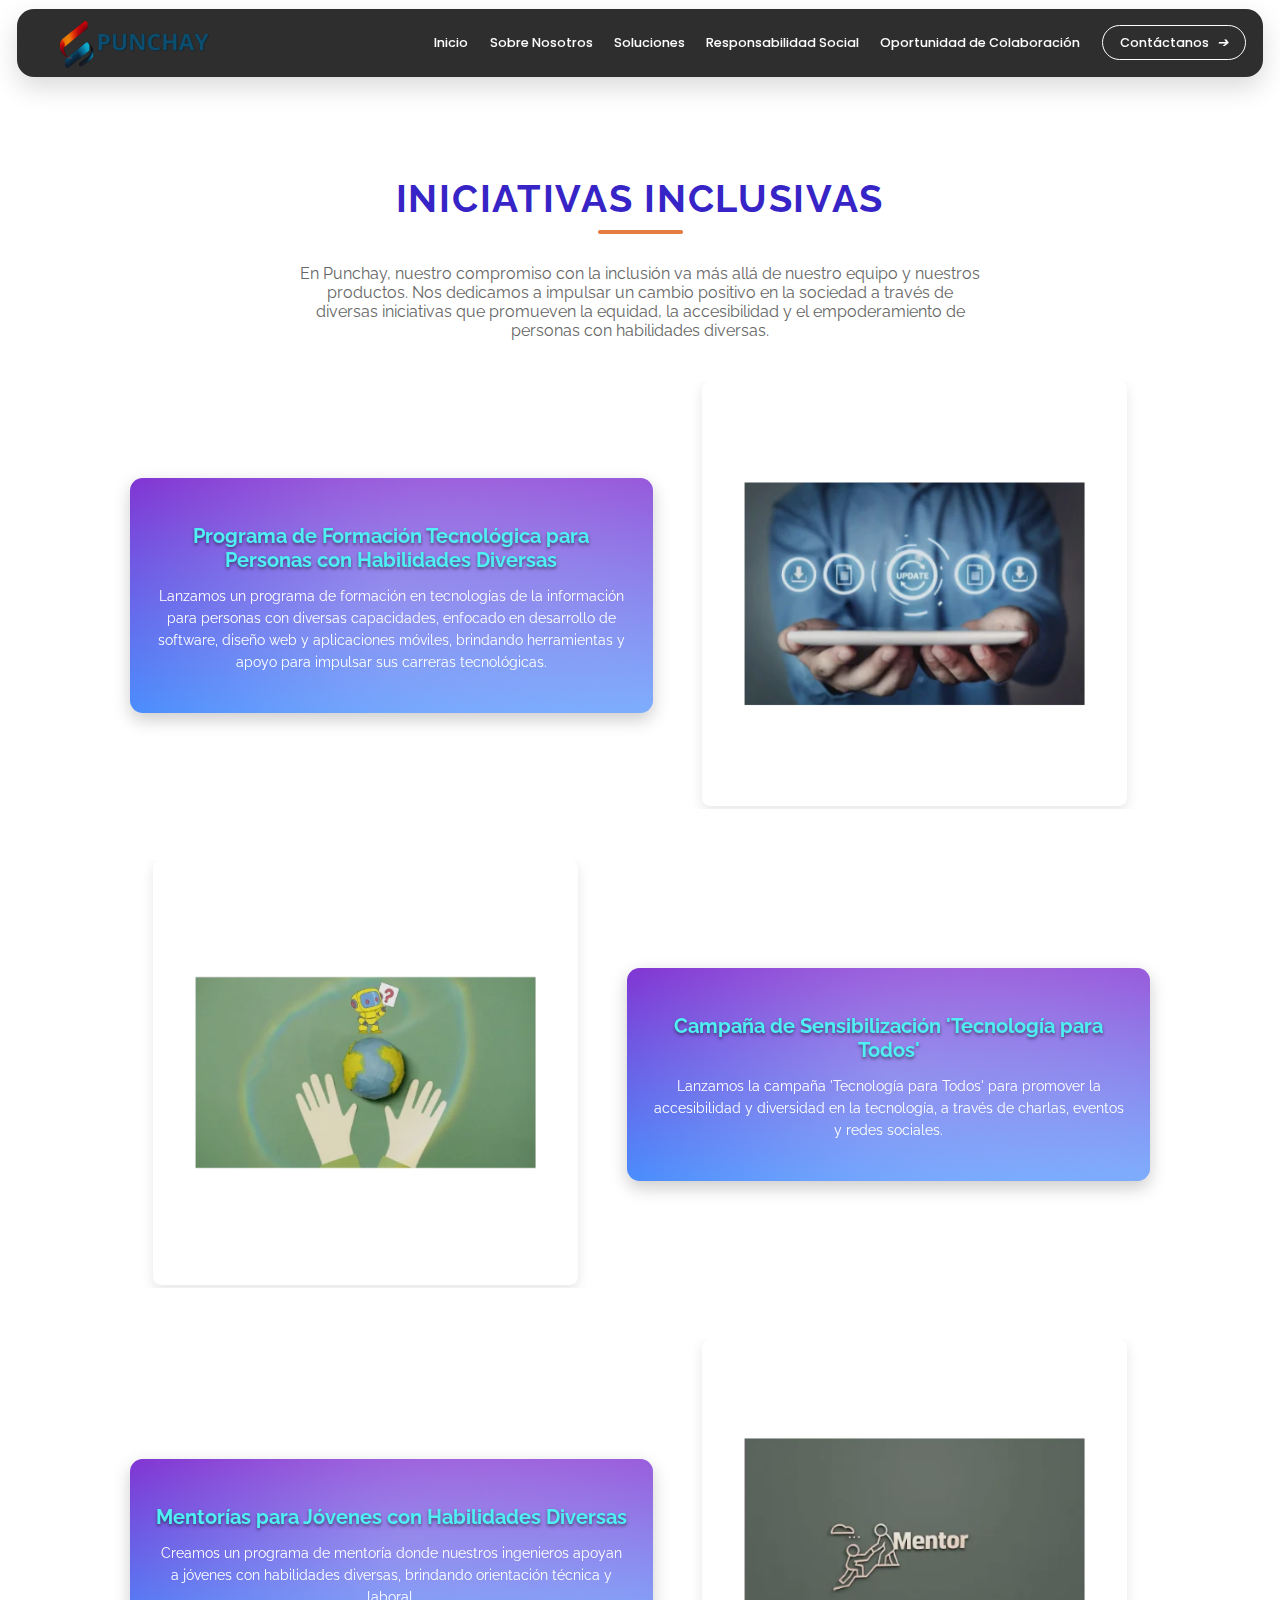
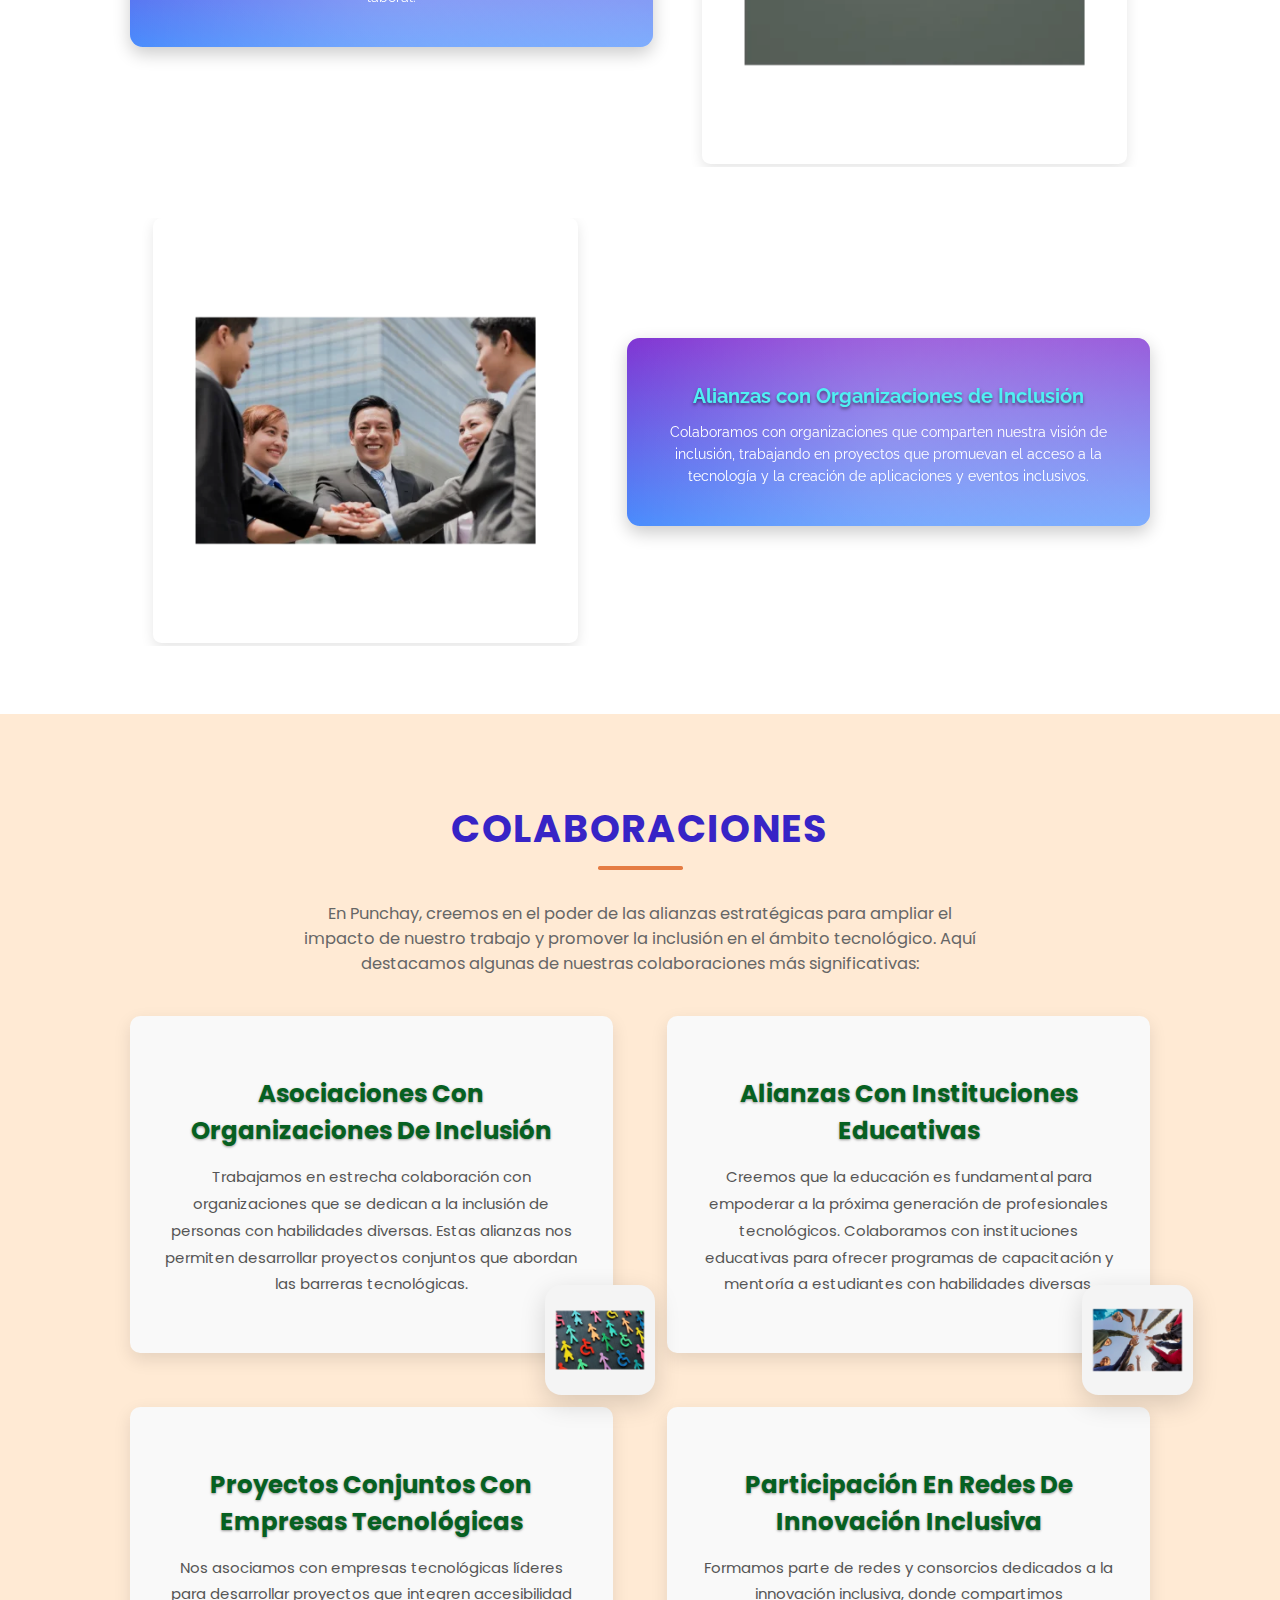
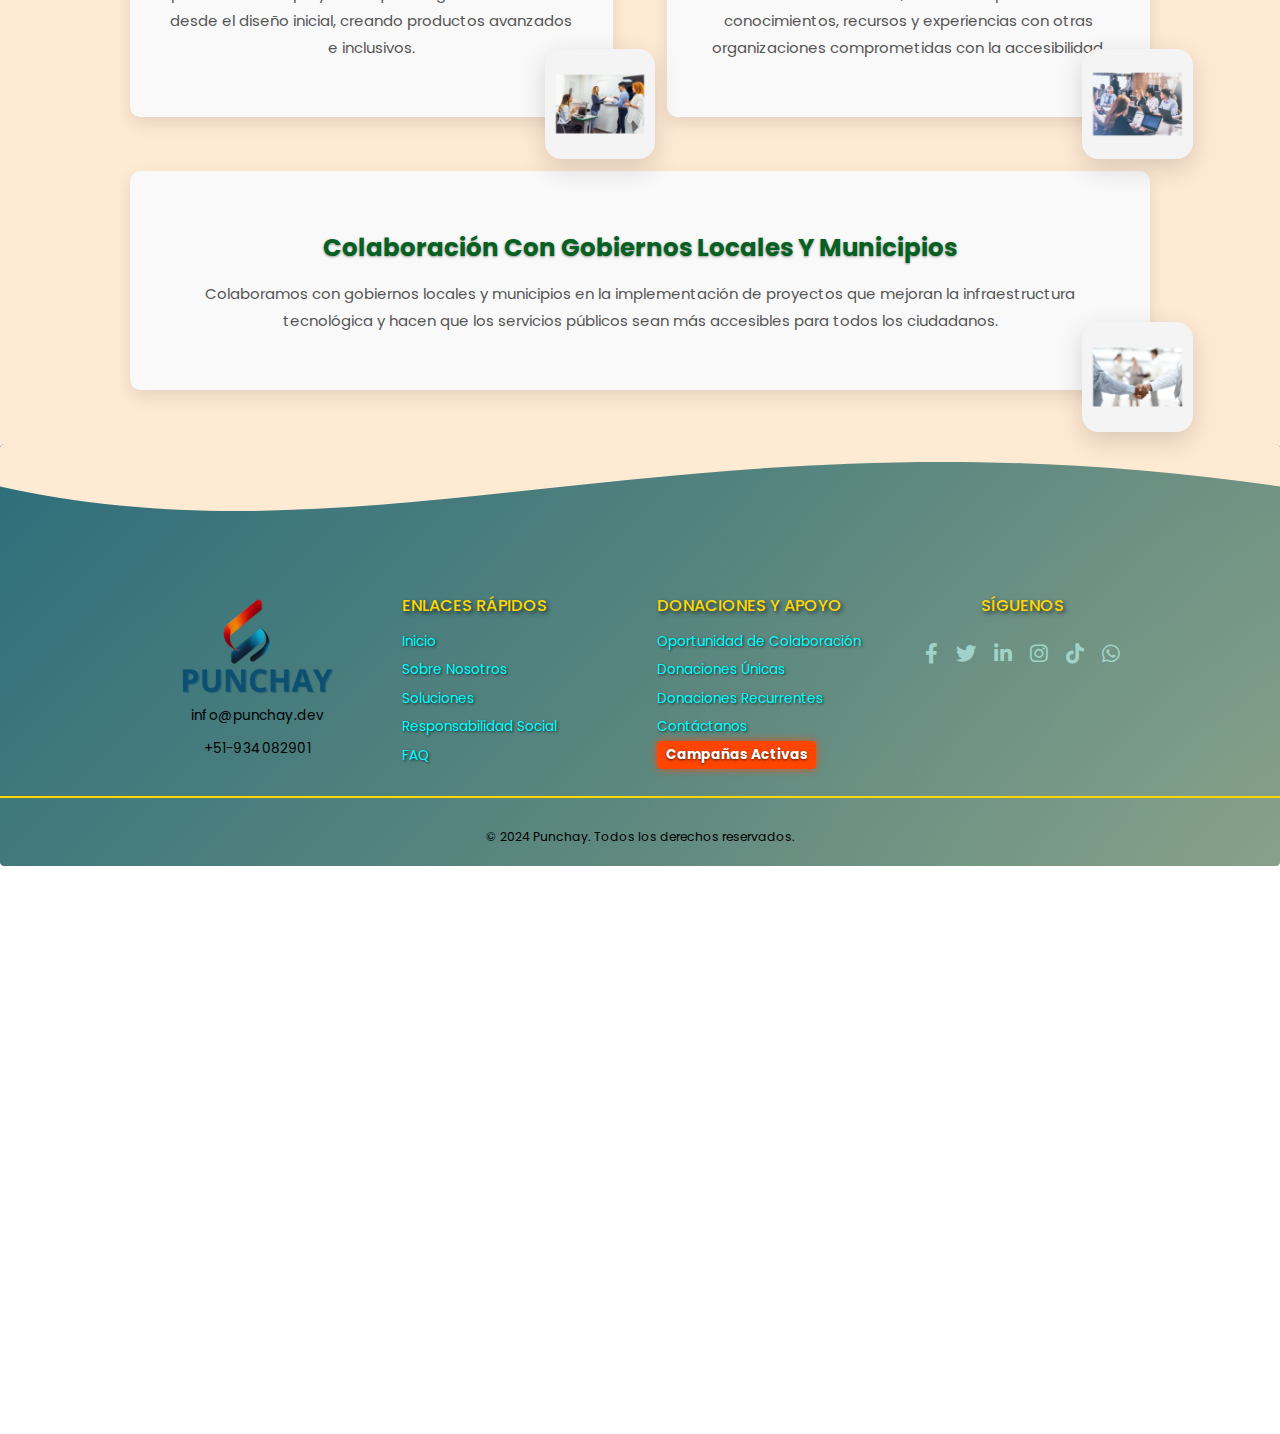
<file: ResponsabilidadSocial.html>
<!DOCTYPE html>
<html lang="es">
<head>
  <meta charset="UTF-8">
  <meta name="description" content="Impulsamos la inclusión tecnológica con desarrollo de software, apps móviles, páginas web y consultorías. Apoyamos el crecimiento profesional de personas con discapacidad en un entorno accesible. ¡Únete y transforma el futuro!">
  <title>Responsabilidad Social</title>
  <link rel="icon" href="assets/img/logos/logo.png">
  <link href="https://fonts.googleapis.com/css2?family=Poppins:wght@400;500;600&family=Roboto:wght@400;500&display=swap" rel="stylesheet">
  <link href="https://fonts.googleapis.com/css2?family=Playfair+Display:wght@400;500;700&display=swap" rel="stylesheet">
  <link rel="stylesheet" href="https://cdnjs.cloudflare.com/ajax/libs/font-awesome/6.0.0/css/all.min.css">
  <meta name="viewport" content="width=device-width, initial-scale=1.0">
  <link rel="stylesheet" href="assets/stilos/estilo.css">
  <link rel="stylesheet" href="assets/stilos/general.css">
  <link rel="stylesheet" href="assets/stilos/responsabilidad.css">
</head>
<body>

<header>
  <nav class="navbar">
    <!-- Logo -->
    <a href="index.html" class="logo-container">
      <img src="assets/img/logos/nav.webp" alt="Logo Punchay" class="logo">
    </a>

    <!-- Botón menú hamburguesa -->
    <button class="menu-toggle" aria-label="Abrir menú" aria-expanded="false">
      &#9776; <!-- Ícono de hamburguesa -->
    </button>

    <!-- Menú de navegación -->
    <ul class="nav-links">
      <li><a href="index.html" data-translate="nav-home">Inicio</a></li>
      <li><a href="SobreNosotros.html" data-translate="nav-about">Sobre Nosotros</a></li>
      <li><a href="Servicios.html" data-translate="nav-services">Soluciones</a></li>
      <li><a href="ResponsabilidadSocial.html" data-translate="nav-social-responsibility">Responsabilidad Social</a></li>
      <li><a href="OportunidaddeColaboración.html" data-translate="nav-collaboration-opportunity">Oportunidad de Colaboración</a></li>
      <li>
        <a href="Contacto.html" class="contact-link" data-translate="nav-contact">
          Contáctanos <i class="icon-arrow">&#10132;</i>
        </a>
      </li>
    </ul>
  </nav>
</header>


<!--------Seccion 1--------------->
<section id="iniciativas-inclusivas">
  <div class="container">
    <h2 class="section-title" data-translate="inclusive-initiatives-title">INICIATIVAS INCLUSIVAS</h2>
    <p class="section-description" data-translate="inclusive-initiatives-description">
      En Punchay, nuestro compromiso con la inclusión va más allá de nuestro equipo y nuestros productos. Nos dedicamos a impulsar un cambio positivo en la sociedad a través de diversas iniciativas que promueven la equidad, la accesibilidad y el empoderamiento de personas con habilidades diversas.
    </p>

    <div class="initiative">
      <div class="initiative-content1">
        <div class="background-static"></div>
        <div class="background-wave"></div>
        <h3 data-translate="inclusive-initiatives-tech-training-title">Programa de Formación Tecnológica para Personas con Habilidades Diversas</h3>
        <p data-translate="inclusive-initiatives-tech-training-description">
          Lanzamos un programa de formación en tecnologías de la información para personas con diversas capacidades, enfocado en desarrollo de software, diseño web y aplicaciones móviles, brindando herramientas y apoyo para impulsar sus carreras tecnológicas.
        </p>
      </div>
      <div class="initiative-image">
        <img src="assets/img/rs/RS%20(8).webp" alt="Formación tecnológica" />
      </div>
    </div>

    <div class="initiative reverse">
      <div class="initiative-content1">
        <div class="background-static"></div>
        <div class="background-wave"></div>
        <h3 data-translate="inclusive-initiatives-awareness-campaign-title">Campaña de Sensibilización 'Tecnología para Todos'</h3>
        <p data-translate="inclusive-initiatives-awareness-campaign-description">
          Lanzamos la campaña 'Tecnología para Todos' para promover la accesibilidad y diversidad en la tecnología, a través de charlas, eventos y redes sociales.
        </p>
      </div>
      <div class="initiative-image">
        <img src="assets/img/rs/RS%20(6).webp" alt="Campaña de sensibilización" />
      </div>
    </div>

    <div class="initiative">
      <div class="initiative-content1">
        <div class="background-static"></div>
        <div class="background-wave"></div>
        <h3 data-translate="inclusive-initiatives-mentorship-title">Mentorías para Jóvenes con Habilidades Diversas</h3>
        <p data-translate="inclusive-initiatives-mentorship-description">
          Creamos un programa de mentoría donde nuestros ingenieros apoyan a jóvenes con habilidades diversas, brindando orientación técnica y laboral.
        </p>
      </div>
      <div class="initiative-image">
        <img src="assets/img/rs/RS%20(7).webp" alt="Mentorías para jóvenes" />
      </div>
    </div>

    <div class="initiative reverse">
      <div class="initiative-content1">
        <div class="background-static"></div>
        <div class="background-wave"></div>
        <h3 data-translate="inclusive-initiatives-partnerships-title">Alianzas con Organizaciones de Inclusión</h3>
        <p data-translate="inclusive-initiatives-partnerships-description">
          Colaboramos con organizaciones que comparten nuestra visión de inclusión, trabajando en proyectos que promuevan el acceso a la tecnología y la creación de aplicaciones y eventos inclusivos.
        </p>
      </div>
      <div class="initiative-image">
        <img src="assets/img/rs/RS%20(9).webp" alt="Alianzas inclusivas" />
      </div>
    </div>
  </div>
</section>
<!---------Fin Seccion 1-------------->


<!---------------Seccion 2--------------->
<section class="collaborations-section">
  <div class="container">
    <!-- Título -->
    <h2 class="section-title" data-translate="collaborations-title">Colaboraciones</h2>
    <p class="section-description" data-translate="collaborations-description">
      En Punchay, creemos en el poder de las alianzas estratégicas para ampliar el impacto de nuestro trabajo y promover la inclusión en el ámbito tecnológico. Aquí destacamos algunas de nuestras colaboraciones más significativas:
    </p>

    <!-- Grid -->
    <div class="collaboration-grid">
      <!-- Tarjeta 1 -->
      <div class="collaboration-card">
        <div class="card-content">
          <h3 data-translate="collaborations-inclusion-orgs-title">Asociaciones con Organizaciones de Inclusión</h3>
          <p data-translate="collaborations-inclusion-orgs-description">
            Trabajamos en estrecha colaboración con organizaciones que se dedican a la inclusión de personas con habilidades diversas. Estas alianzas nos permiten desarrollar proyectos conjuntos que abordan las barreras tecnológicas.
          </p>
        </div>
        <div class="floating-image">
          <img src="assets/img/rs/rs%20(1).webp" alt="Organizaciones de Inclusión" />
        </div>
      </div>

      <!-- Tarjeta 2 -->
      <div class="collaboration-card">
        <div class="card-content">
          <h3 data-translate="collaborations-educational-institutions-title">Alianzas con Instituciones Educativas</h3>
          <p data-translate="collaborations-educational-institutions-description">
            Creemos que la educación es fundamental para empoderar a la próxima generación de profesionales tecnológicos. Colaboramos con instituciones educativas para ofrecer programas de capacitación y mentoría a estudiantes con habilidades diversas.
          </p>
        </div>
        <div class="floating-image">
          <img src="assets/img/rs/rs%20(2).webp" alt="Instituciones Educativas" />
        </div>
      </div>

      <!-- Tarjeta 3 -->
      <div class="collaboration-card">
        <div class="card-content">
          <h3 data-translate="collaborations-tech-companies-title">Proyectos Conjuntos con Empresas Tecnológicas</h3>
          <p data-translate="collaborations-tech-companies-description">
            Nos asociamos con empresas tecnológicas líderes para desarrollar proyectos que integren accesibilidad desde el diseño inicial, creando productos avanzados e inclusivos.
          </p>
        </div>
        <div class="floating-image">
          <img src="assets/img/rs/rs%20(3).webp" alt="Empresas Tecnológicas" />
        </div>
      </div>

      <!-- Tarjeta 4 -->
      <div class="collaboration-card">
        <div class="card-content">
          <h3 data-translate="collaborations-innovation-networks-title">Participación en Redes de Innovación Inclusiva</h3>
          <p data-translate="collaborations-innovation-networks-description">
            Formamos parte de redes y consorcios dedicados a la innovación inclusiva, donde compartimos conocimientos, recursos y experiencias con otras organizaciones comprometidas con la accesibilidad.
          </p>
        </div>
        <div class="floating-image">
          <img src="assets/img/rs/rs%20(4).webp" alt="Redes de Innovación Inclusiva" />
        </div>
      </div>

      <!-- Tarjeta 5 (centrada) -->
      <div class="collaboration-card centered-card">
        <div class="card-content">
          <h3 data-translate="collaborations-local-governments-title">Colaboración con Gobiernos Locales y Municipios</h3>
          <p data-translate="collaborations-local-governments-description">
            Colaboramos con gobiernos locales y municipios en la implementación de proyectos que mejoran la infraestructura tecnológica y hacen que los servicios públicos sean más accesibles para todos los ciudadanos.
          </p>
        </div>
        <div class="floating-image">
          <img src="assets/img/rs/rs%20(5).webp" alt="Gobiernos Locales y Municipios" />
        </div>
      </div>
    </div>
  </div>
</section>

<!---------------Fin Seccion 2----------------->


<!----FOOTER------>
<footer class="footer__container">
  <div style="height: 150px; overflow: hidden;">
    <svg viewBox="0 0 500 150" preserveAspectRatio="none" style="height: 100%; width: 100%;">
      <path d="M0.00,49.98 C149.99,150.00 271.49,-49.98 500.00,49.98 L500.00,0.00 L0.00,0.00 Z" style="stroke: none; fill: #ffead4;"></path>
    </svg>
  </div>
  <div class="footer__content">
    <div class="footer__logo">
      <a href="index.html"><img src="assets/img/logos/foot.webp" alt="Punchay Logo"></a>
      <p class="textfoot">info@punchay.dev</p>
      <p class="txtfoot">+51-934082901</p>
    </div>
    <div class="footer__links">
      <h4 data-translate="footer-quick-links-title">Enlaces Rápidos</h4>
      <ul>
        <li><a href="index.html" data-translate="footer-home">Inicio</a></li>
        <li><a href="SobreNosotros.html" data-translate="footer-about-us">Sobre Nosotros</a></li>
        <li><a href="Servicios.html" data-translate="footer-solutions">Soluciones</a></li>
        <li><a href="ResponsabilidadSocial.html" data-translate="footer-social-responsibility">Responsabilidad Social</a></li>
        <li><a href="Faqs.html" data-translate="footer-faq">FAQ</a></li>
      </ul>
    </div>
    <div class="footer__services">
      <h4 data-translate="footer-donations-support-title">Donaciones y Apoyo</h4>
      <ul>
        <li><a href="OportunidaddeColaboración.html" data-translate="footer-collaboration-opportunity">Oportunidad de Colaboración</a></li>
        <li><a href="https://www.paypal.com/donate?hosted_button_id=4XLEY7KZ55W9N" data-translate="footer-one-time-donations">Donaciones Únicas</a></li>
        <li><a href="https://www.paypal.com/donate?hosted_button_id=4XLEY7KZ55W9N" data-translate="footer-recurring-donations">Donaciones Recurrentes</a></li>
        <li><a href="Contacto.html" data-translate="footer-contact">Contáctanos</a></li>
        <li class="especial"><a href="https://fundrazr.com/52Vzw0" data-translate>Campañas Activas</a></li>
      </ul>
    </div>

    <div class="footer__social">
      <h4 data-translate="footer-follow-us">Síguenos</h4>
      <div class="social__icons">
        <a href="https://www.facebook.com/profile.php?id=61572802040926"><i class="fab fa-facebook-f"></i></a>
        <a href="https://x.com/PUNCHAY2025"><i class="fab fa-twitter"></i></a>
        <a href="https://www.linkedin.com/in/punchay-s-a-c-b49723349/"><i class="fab fa-linkedin-in"></i></a>
        <a href="https://www.instagram.com/punchaygroup/"><i class="fab fa-instagram"></i></a>
        <a href="https://tiktok.com/@punchay3"><i class="fab fa-tiktok"></i></a>
        <a href="https://wa.me/51934082901" target="_blank">
          <i class="fab fa-whatsapp"></i>
        </a>
      </div>
    </div>
  </div>
  <div class="footer__bottom">
    <p data-translate="footer-copyright">&copy; 2024 Punchay. Todos los derechos reservados.</p>
  </div>
</footer>
<!----FIN FOOTER------>


</body>
<script src="assets/js/nav.js"></script>
<script src="assets/js/idiomas.js"></script>

</html>
</file>
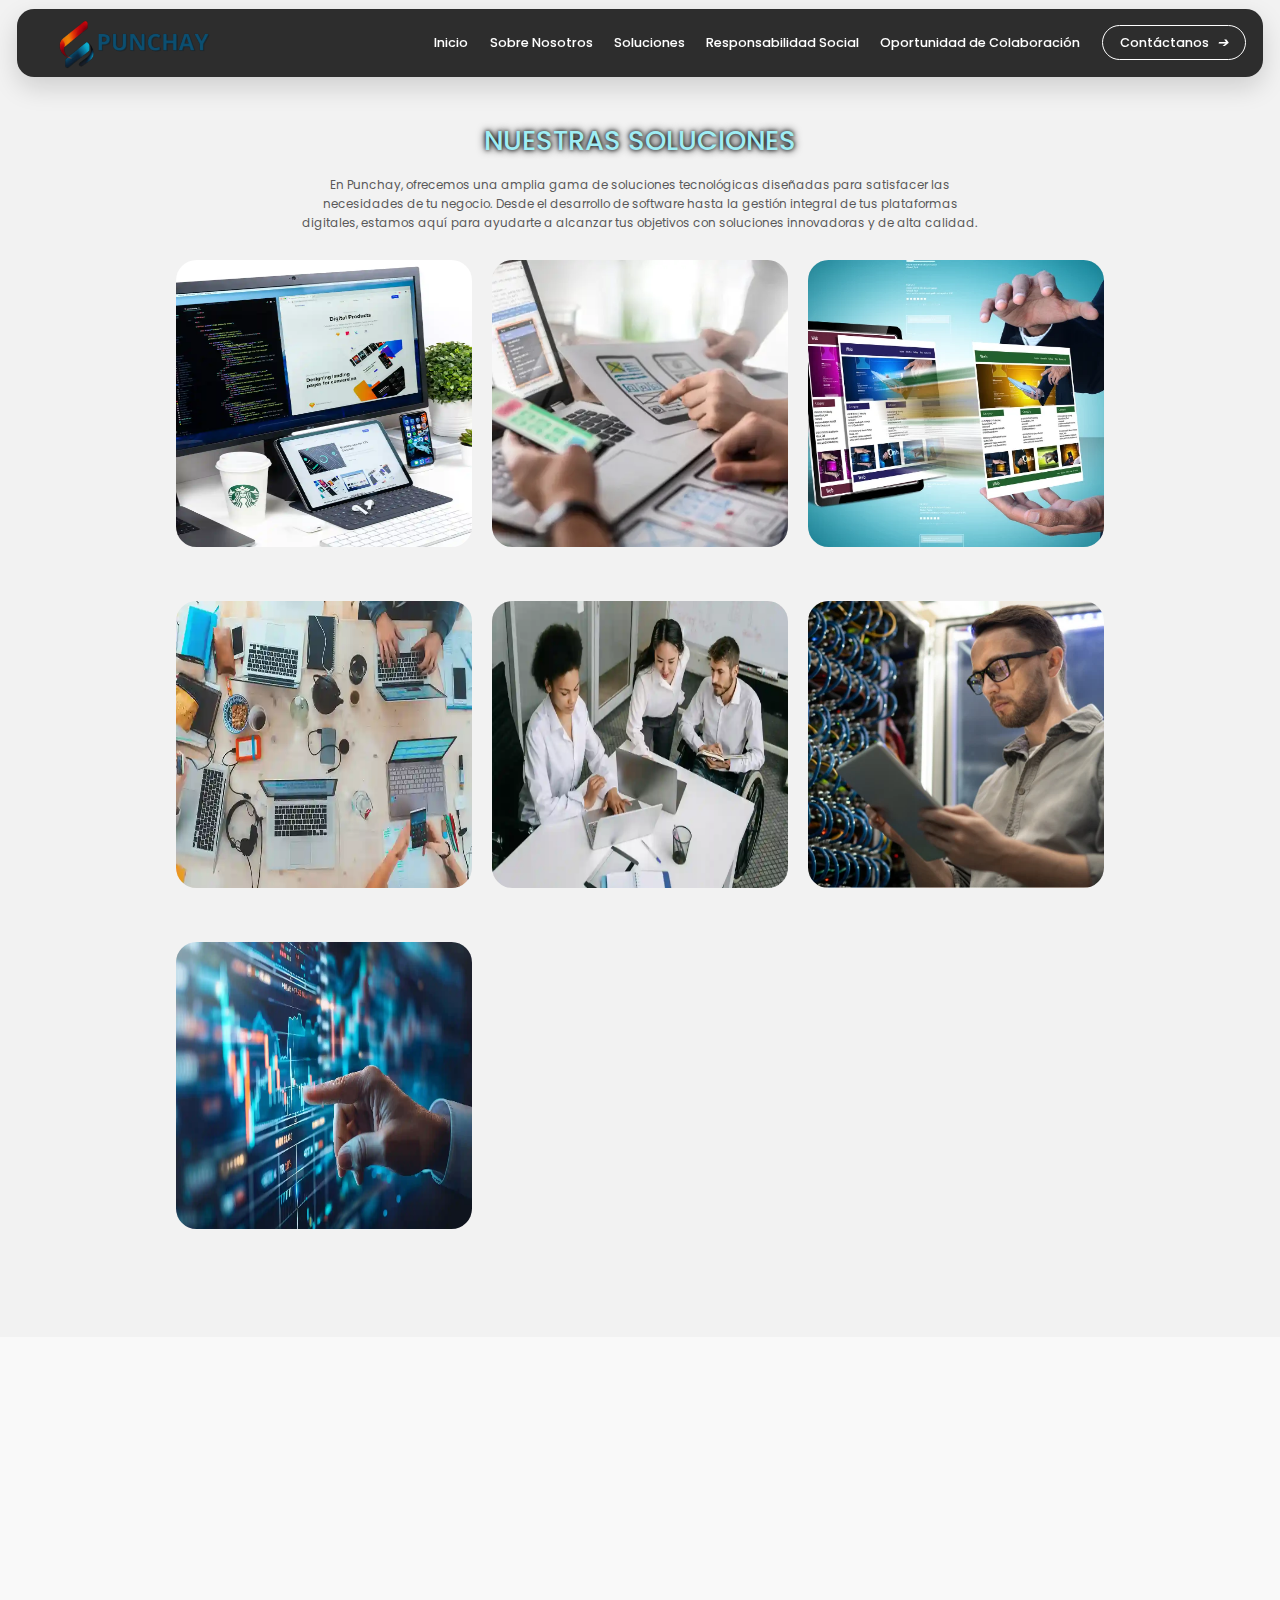
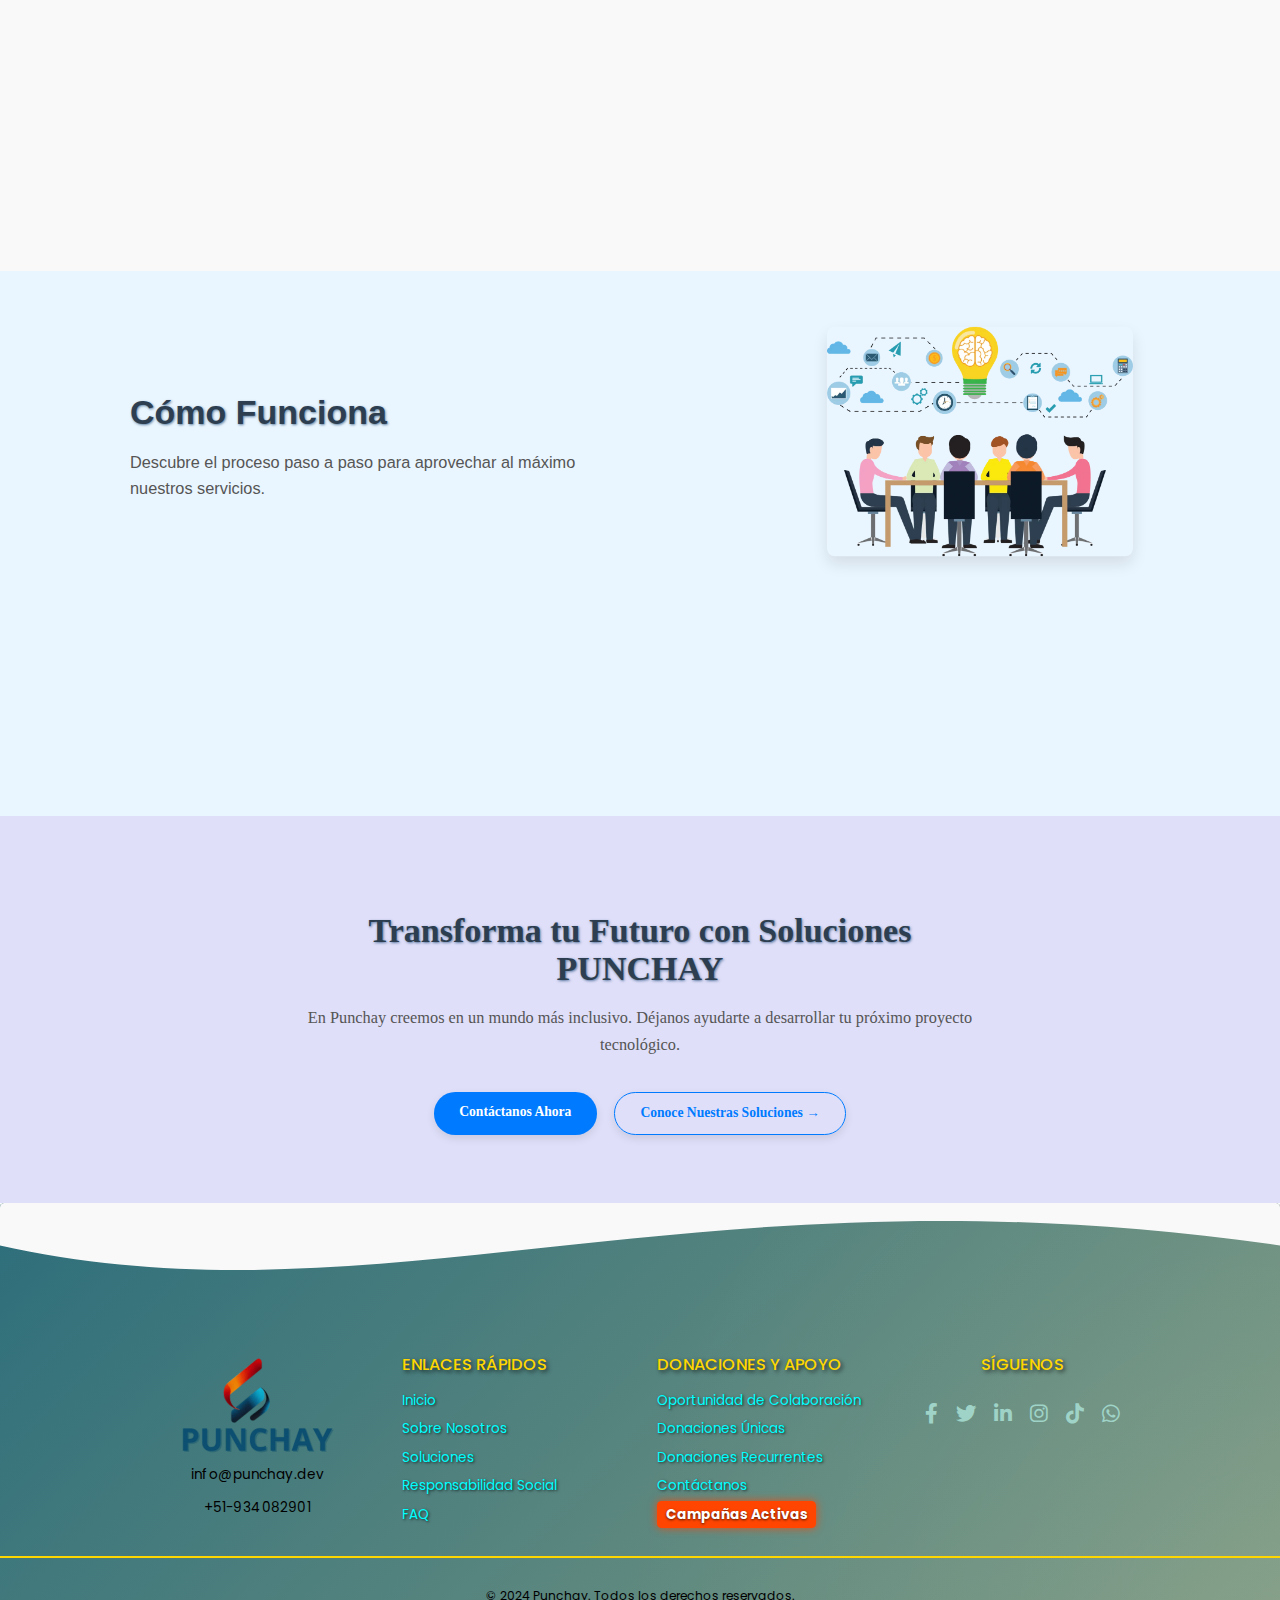
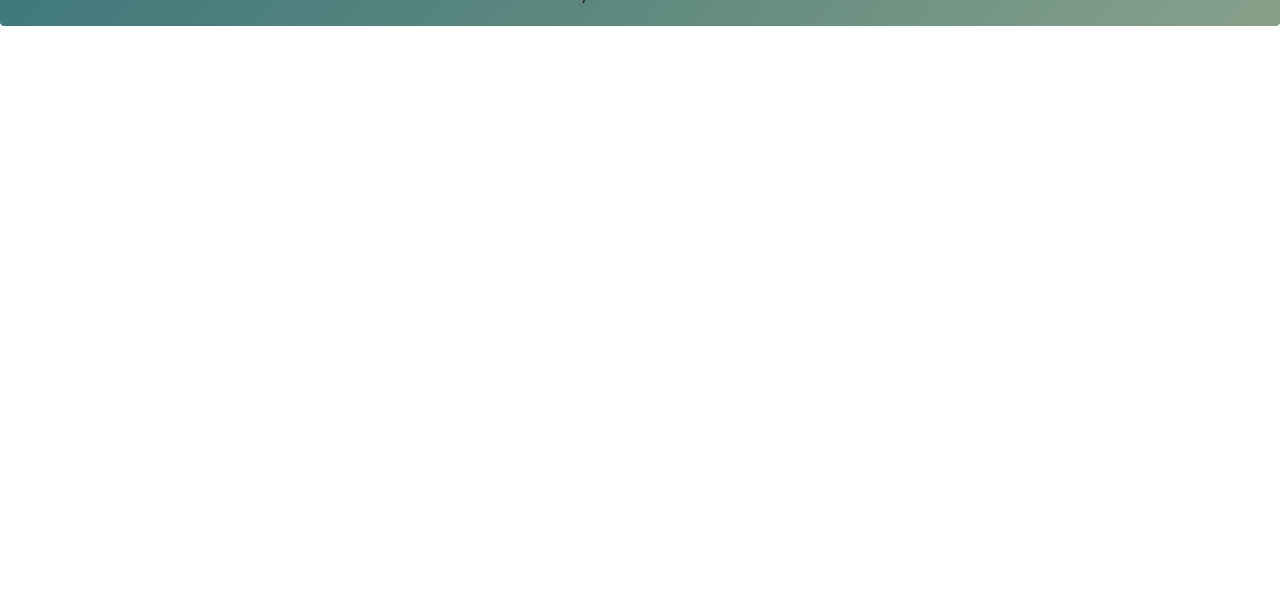
<file: Servicios.html>
<!DOCTYPE html>
<html lang="es">
<head>
  <meta charset="UTF-8">
  <meta name="description" content="Impulsamos la inclusión tecnológica con desarrollo de software, apps móviles, páginas web y consultorías. Apoyamos el crecimiento profesional de personas con discapacidad en un entorno accesible. ¡Únete y transforma el futuro!">
  <title>Soluciones</title>
  <link rel="icon" href="assets/img/logos/logo.png">
  <link href="https://fonts.googleapis.com/css2?family=Poppins:wght@400;500;600&family=Roboto:wght@400;500&display=swap" rel="stylesheet">
  <link href="https://fonts.googleapis.com/css2?family=Playfair+Display:wght@400;500;700&display=swap" rel="stylesheet">
  <link rel="stylesheet" href="https://cdnjs.cloudflare.com/ajax/libs/font-awesome/6.0.0/css/all.min.css">
  <meta name="viewport" content="width=device-width, initial-scale=1.0">
  <link rel="stylesheet" href="assets/stilos/estilo.css">
  <link rel="stylesheet" href="assets/stilos/general.css">
  <link rel="stylesheet" href="assets/stilos/servicios.css">
</head>
<body>

<header>
  <nav class="navbar">
    <!-- Logo -->
    <a href="index.html" class="logo-container">
      <img src="assets/img/logos/nav.webp" alt="Logo Punchay" class="logo">
    </a>

    <!-- Botón menú hamburguesa -->
    <button class="menu-toggle" aria-label="Abrir menú" aria-expanded="false">
      &#9776; <!-- Ícono de hamburguesa -->
    </button>

    <!-- Menú de navegación -->
    <ul class="nav-links">
      <li><a href="index.html" data-translate="nav-home">Inicio</a></li>
      <li><a href="SobreNosotros.html" data-translate="nav-about-us">Sobre Nosotros</a></li>
      <li><a href="Servicios.html" data-translate="nav-solutions">Soluciones</a></li>
      <li><a href="ResponsabilidadSocial.html" data-translate="nav-social-responsibility">Responsabilidad Social</a></li>
      <li><a href="OportunidaddeColaboración.html" data-translate="nav-collaboration-opportunity">Oportunidad de Colaboración</a></li>
      <li>
        <a href="Contacto.html" class="contact-link" data-translate="nav-contact">
          Contáctanos <i class="icon-arrow">&#10132;</i>
        </a>
      </li>
    </ul>
  </nav>
</header>


<!---------Sección 1-------->
<section class="cards-section">
  <div class="container">
    <!-- Cabecera de la sección -->
    <header class="cards-section__header">
      <h1 class="cards-section__title" data-translate="section-title">NUESTRAS SOLUCIONES</h1>
      <p class="cards-section__description" data-translate="section-description">
        En Punchay, ofrecemos una amplia gama de soluciones tecnológicas diseñadas para satisfacer las necesidades de tu negocio.
        Desde el desarrollo de software hasta la gestión integral de tus plataformas digitales, estamos aquí para ayudarte a alcanzar
        tus objetivos con soluciones innovadoras y de alta calidad.
      </p>
    </header>

    <!-- Contenedor de tarjetas -->
    <div class="card__container">
      <!-- Tarjeta 1 -->
      <article class="card__article">
        <img src="assets/img/servicios/porsicaso_11zon.webp" alt="Desarrollo de Software Avanzado" class="card__img">
        <div class="card__data">
          <h2 class="card__title" data-translate="card-title-1">Desarrollo de Software Avanzado</h2>
          <span class="card__description" data-translate="card-desc-1">Creamos soluciones de software a medida que se adaptan a las necesidades específicas de tu negocio, garantizando una experiencia de usuario excepcional.</span>
        </div>
      </article>

      <!-- Tarjeta 2 -->
      <article class="card__article">
        <img src="assets/img/servicios/Desarrollo%20de%20apps_11zon.webp" alt="Desarrollo de Aplicaciones Móviles" class="card__img">
        <div class="card__data">
          <h2 class="card__title" data-translate="card-title-2">Desarrollo de Aplicaciones Móviles</h2>
          <span class="card__description" data-translate="card-desc-2">Diseñamos aplicaciones móviles para iOS y Android que ofrecen una experiencia de usuario fluida y moderna, asegurando los más altos estándares de calidad.</span>
        </div>
      </article>

      <!-- Tarjeta 3 -->
      <article class="card__article">
        <img src="assets/img/servicios/Diseño%20Webs%20.webp" alt="Creación de Páginas Web" class="card__img">
        <div class="card__data">
          <h2 class="card__title" data-translate="card-title-3">Creación de Páginas Web</h2>
          <span class="card__description" data-translate="card-desc-3">Desarrollamos sitios web atractivos, funcionales y fáciles de usar, optimizados para un rendimiento eficiente y una navegación sin complicaciones.</span>
        </div>
      </article>

      <!-- Tarjeta 4 -->
      <article class="card__article">
        <img src="assets/img/servicios/consultoria-en-administracion-de-pagina_11zon_11zon%20(1).webp" alt="Consultoría en Administración de Páginas Web" class="card__img">
        <div class="card__data">
          <h2 class="card__title" data-translate="card-title-4">Consultoría en Administración de Páginas Web</h2>
          <span class="card__description" data-translate="card-desc-4">Ofrecemos consultoría para la administración de tus páginas web, incluyendo actualización de certificados SSL, correos electrónicos corporativos, y medidas de seguridad.</span>
        </div>
      </article>

      <!-- Tarjeta 5 -->
      <article class="card__article">
        <img src="assets/img/servicios/consultoria-en-acesibilidad_11zon_11zon.webp" alt="Consultoría en Accesibilidad" class="card__img">
        <div class="card__data">
          <h2 class="card__title" data-translate="card-title-5">Consultoría en Accesibilidad</h2>
          <span class="card__description" data-translate="card-desc-5">Te ayudamos a mejorar la accesibilidad de tus plataformas digitales para que sean inclusivas y cumplan con las normativas vigentes.</span>
        </div>
      </article>

      <!-- Tarjeta 6 -->
      <article class="card__article">
        <img src="assets/img/servicios/services%20(3).webp" alt="Soporte y Mantenimiento" class="card__img">
        <div class="card__data">
          <h2 class="card__title" data-translate="card-title-6">Soporte y Mantenimiento</h2>
          <span class="card__description" data-translate="card-desc-6">Ofrecemos soporte técnico continuo y mantenimiento para asegurar que tus soluciones tecnológicas funcionen sin problemas.</span>
        </div>
      </article>

      <!-- Tarjeta 7 -->
      <article class="card__article">
        <img src="assets/img/servicios/innovación-y-desarrollo-tecnologico%20(1).webp" alt="Innovación y Desarrollo Tecnológico" class="card__img">
        <div class="card__data">
          <h2 class="card__title" data-translate="card-title-7">Innovación y Desarrollo Tecnológico</h2>
          <span class="card__description" data-translate="card-desc-7">Implementamos tecnologías emergentes, como inteligencia artificial y machine learning, para mantener tus soluciones a la vanguardia.</span>
        </div>
      </article>
    </div>
  </div>
</section>
<!---------Fin Sección 1---------->


<!------------Sección 2---------------->
<section class="features-section">
  <div class="features-container">
    <div class="feature-item">
      <div class="feature-icon">
        <i class="fa-solid fa-brain"></i>
      </div>
      <h3 data-translate="feature-title-1">Innovación Continua</h3>
      <p data-translate="feature-desc-1">Nos mantenemos a la vanguardia con las últimas tendencias tecnológicas.</p>
    </div>
    <div class="feature-item">
      <div class="feature-icon">
        <i class="fa-solid fa-cogs"></i>
      </div>
      <h3 data-translate="feature-title-2">Eficiencia Operativa</h3>
      <p data-translate="feature-desc-2">Optimizamos procesos para maximizar la productividad.</p>
    </div>
    <div class="feature-item">
      <div class="feature-icon">
        <i class="fa-solid fa-shield-alt"></i>
      </div>
      <h3 data-translate="feature-title-3">Seguridad Integral</h3>
      <p data-translate="feature-desc-3">Protegemos tus datos con las mejores prácticas de seguridad.</p>
    </div>
    <div class="feature-item">
      <div class="feature-icon">
        <i class="fa-solid fa-chart-line"></i>
      </div>
      <h3 data-translate="feature-title-4">Crecimiento Empresarial</h3>
      <p data-translate="feature-desc-4">Impulsamos el crecimiento de tu negocio con soluciones tecnológicas.</p>
    </div>
    <div class="feature-item">
      <div class="feature-icon">
        <i class="fa-solid fa-mobile-alt"></i>
      </div>
      <h3 data-translate="feature-title-5">Adaptabilidad Móvil</h3>
      <p data-translate="feature-desc-5">Nuestras soluciones son completamente móviles y accesibles.</p>
    </div>
    <div class="feature-item">
      <div class="feature-icon">
        <i class="fa-solid fa-rocket"></i>
      </div>
      <h3 data-translate="feature-title-6">Rendimiento Óptimo</h3>
      <p data-translate="feature-desc-6">Aseguramos un rendimiento excepcional en todas nuestras plataformas.</p>
    </div>
  </div>
</section>
<!------------Fin Sección 2---------------->


<!----------------Sección 3-------------------------->
<section class="process-section">
  <div class="process-container">
    <div class="process-header">
      <div class="process-text">
        <h2 data-translate="process-title">Cómo Funciona</h2>
        <p data-translate="process-desc">Descubre el proceso paso a paso para aprovechar al máximo nuestros servicios.</p>
      </div>
      <img src="assets/img/servicios/proces.webp" class="process-image" alt="Proceso">
    </div>
    <div class="process-steps">
      <div class="step">
        <div class="step-header">
          <div class="step-icon">
            <span>01</span>
          </div>
          <hr>
        </div>
        <div class="step-content">
          <h3 data-translate="step-title-1">Análisis de Necesidades</h3>
          <p data-translate="step-desc-1">Identificamos tus necesidades específicas para ofrecer soluciones personalizadas.</p>
        </div>
      </div>
      <div class="step">
        <div class="step-header">
          <div class="step-icon">
            <span>02</span>
          </div>
          <hr>
        </div>
        <div class="step-content">
          <h3 data-translate="step-title-2">Desarrollo Personalizado</h3>
          <p data-translate="step-desc-2">Creamos soluciones a medida que se adaptan a tu negocio.</p>
        </div>
      </div>
      <div class="step">
        <div class="step-header">
          <div class="step-icon">
            <span>03</span>
          </div>
          <hr>
        </div>
        <div class="step-content">
          <h3 data-translate="step-title-3">Implementación y Soporte</h3>
          <p data-translate="step-desc-3">Implementamos las soluciones y brindamos soporte continuo.</p>
        </div>
      </div>
    </div>
  </div>
</section>
<!----------------Fin Sección 3-------------------------->

<!----------------Sección 4-------------------------->
<section>
  <div class="call-to-action">
    <div class="call-to-action-content">
      <h2 data-translate="cta-title">Transforma tu Futuro con Soluciones PUNCHAY</h2>
      <p data-translate="cta-desc">
        En Punchay creemos en un mundo más inclusivo. Déjanos ayudarte a desarrollar tu próximo proyecto tecnológico.
      </p>
      <div class="call-to-action-buttons">
        <a href="Contacto.html" class="btn-primary" data-translate="cta-contact">Contáctanos Ahora</a>
        <a href="Servicios.html" class="btn-secondary" data-translate="cta-services">Conoce Nuestras Soluciones →</a>
      </div>
    </div>
  </div>
</section>
<!----------------Fin Sección 4-------------------------->


<!----FOOTER------>
<footer class="footer__container">
  <div style="height: 150px; overflow: hidden;">
    <svg viewBox="0 0 500 150" preserveAspectRatio="none" style="height: 100%; width: 100%;">
      <path d="M0.00,49.98 C149.99,150.00 271.49,-49.98 500.00,49.98 L500.00,0.00 L0.00,0.00 Z" style="stroke: none; fill: #f9f9f9;"></path>
    </svg>
  </div>

  <div class="footer__content">
    <!-- Logo y contacto -->
    <div class="footer__logo">
      <a href="index.html">
        <img src="assets/img/logos/foot.webp" alt="Punchay Logo">
      </a>
      <p class="textfoot">info@punchay.dev</p>
      <p class="txtfoot">+51-934082901</p>
    </div>

    <!-- Enlaces rápidos -->
    <div class="footer__links">
      <h4 data-translate="quick-links">Enlaces Rápidos</h4>
      <ul>
        <li><a href="index.html" data-translate="nav-home">Inicio</a></li>
        <li><a href="SobreNosotros.html" data-translate="nav-about">Sobre Nosotros</a></li>
        <li><a href="Servicios.html" data-translate="nav-services">Soluciones</a></li>
        <li><a href="ResponsabilidadSocial.html" data-translate="nav-social">Responsabilidad Social</a></li>
        <li><a href="Faqs.html" data-translate="nav-faq">FAQ</a></li>
      </ul>
    </div>

    <!-- Donaciones y apoyo -->
    <div class="footer__services">
      <h4 data-translate="donations-support">Donaciones y Apoyo</h4>
      <ul>
        <li><a href="OportunidaddeColaboración.html" data-translate="nav-collaboration">Oportunidad de Colaboración</a></li>
        <li><a href="https://www.paypal.com/donate?hosted_button_id=4XLEY7KZ55W9N" data-translate="donate-one-time">Donaciones Únicas</a></li>
        <li><a href="https://www.paypal.com/donate?hosted_button_id=4XLEY7KZ55W9N" data-translate="donate-recurring">Donaciones Recurrentes</a></li>
        <li><a href="Contacto.html" data-translate="nav-contact">Contáctanos</a></li>
        <li class="especial"><a href="https://fundrazr.com/52Vzw0" data-translate>Campañas Activas</a></li>
      </ul>
    </div>

    <!-- Redes sociales -->
    <div class="footer__social">
      <h4 data-translate="follow-us">Síguenos</h4>
      <div class="social__icons">
        <a href="https://www.facebook.com/profile.php?id=61572802040926"><i class="fab fa-facebook-f"></i></a>
        <a href="https://x.com/PUNCHAY2025"><i class="fab fa-twitter"></i></a>
        <a href="https://www.linkedin.com/in/punchay-s-a-c-b49723349/"><i class="fab fa-linkedin-in"></i></a>
        <a href="https://www.instagram.com/punchaygroup/"><i class="fab fa-instagram"></i></a>
        <a href="https://tiktok.com/@punchay3"><i class="fab fa-tiktok"></i></a>
        <a href="https://wa.me/51934082901" target="_blank"><i class="fab fa-whatsapp"></i></a>
      </div>
    </div>
  </div>

  <div class="footer__bottom">
    <p>&copy; 2024 Punchay. <span data-translate="rights-reserved">Todos los derechos reservados.</span></p>
  </div>
</footer>
<!----FIN FOOTER------>


</body>
<script src="assets/js/nav.js"></script>
<script src="assets/js/servicios.js"></script>
<script src="assets/js/idiomas.js"></script>

</html>
</file>
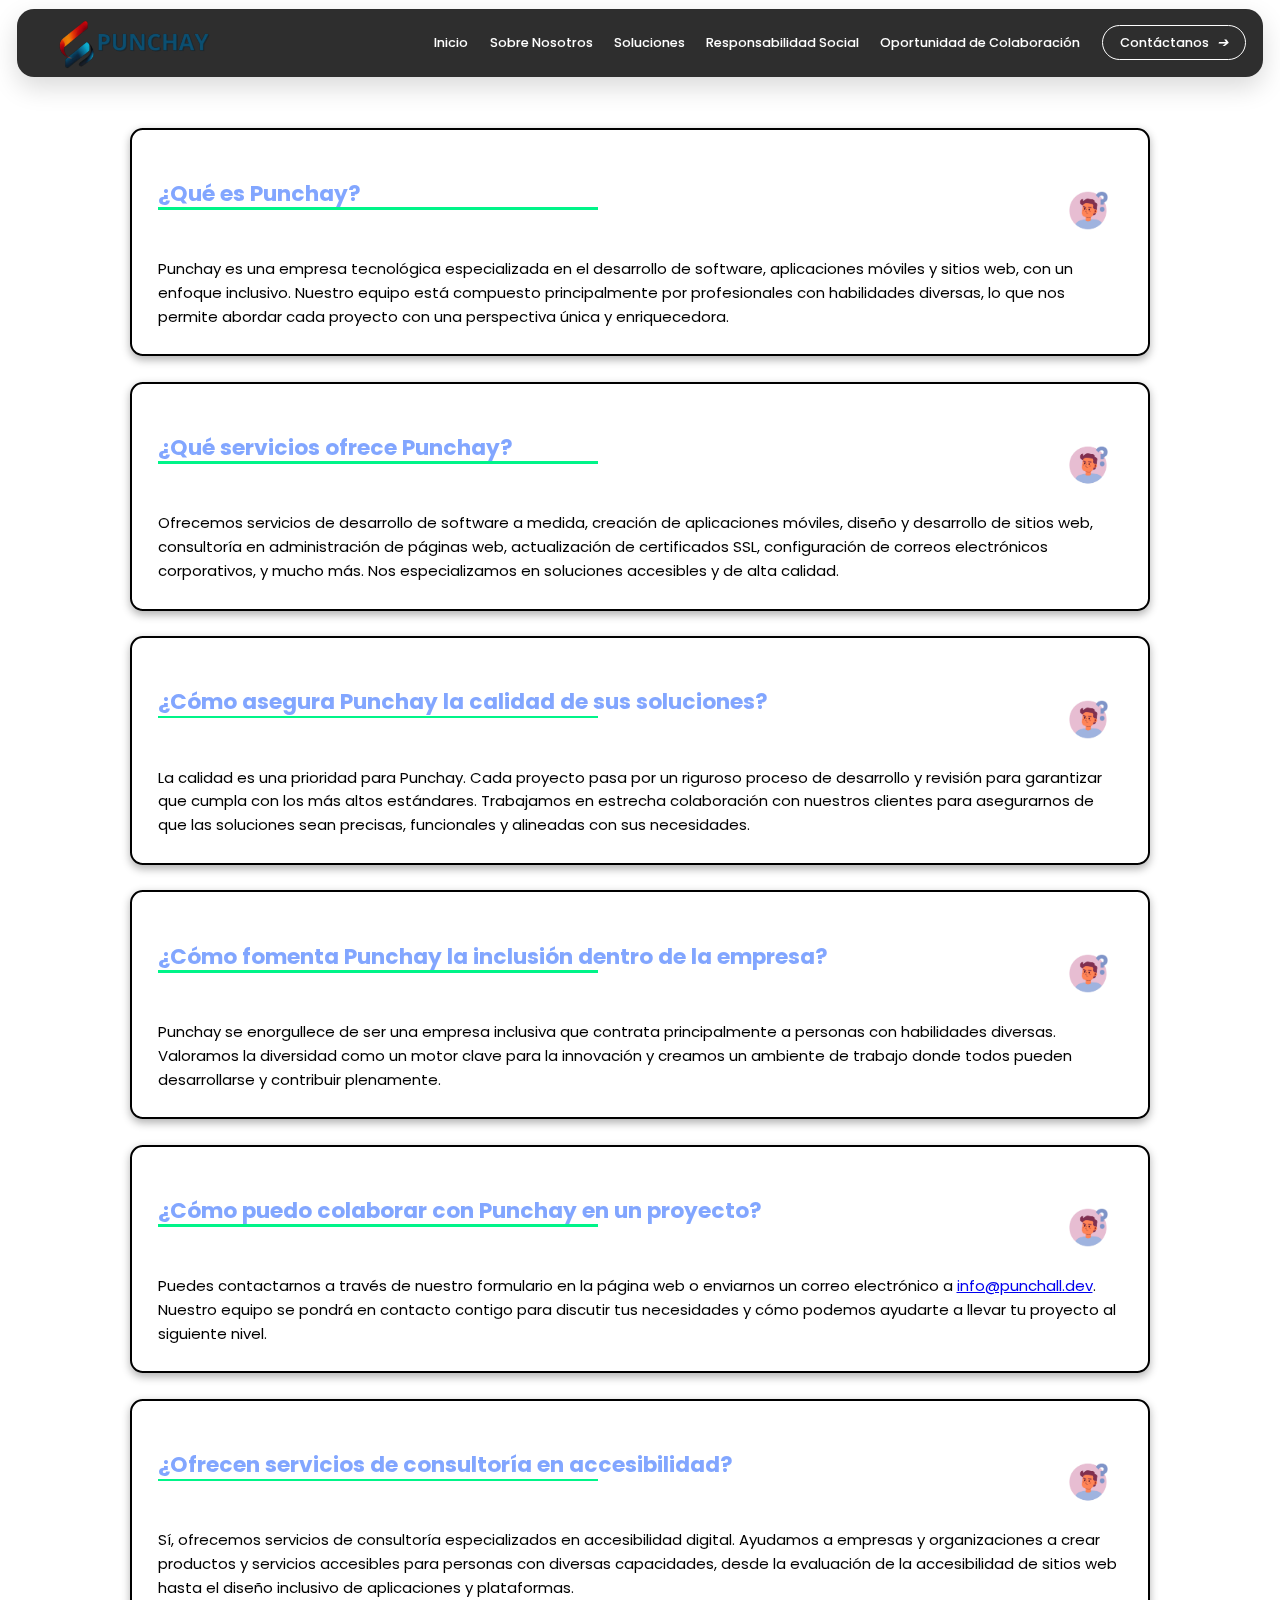
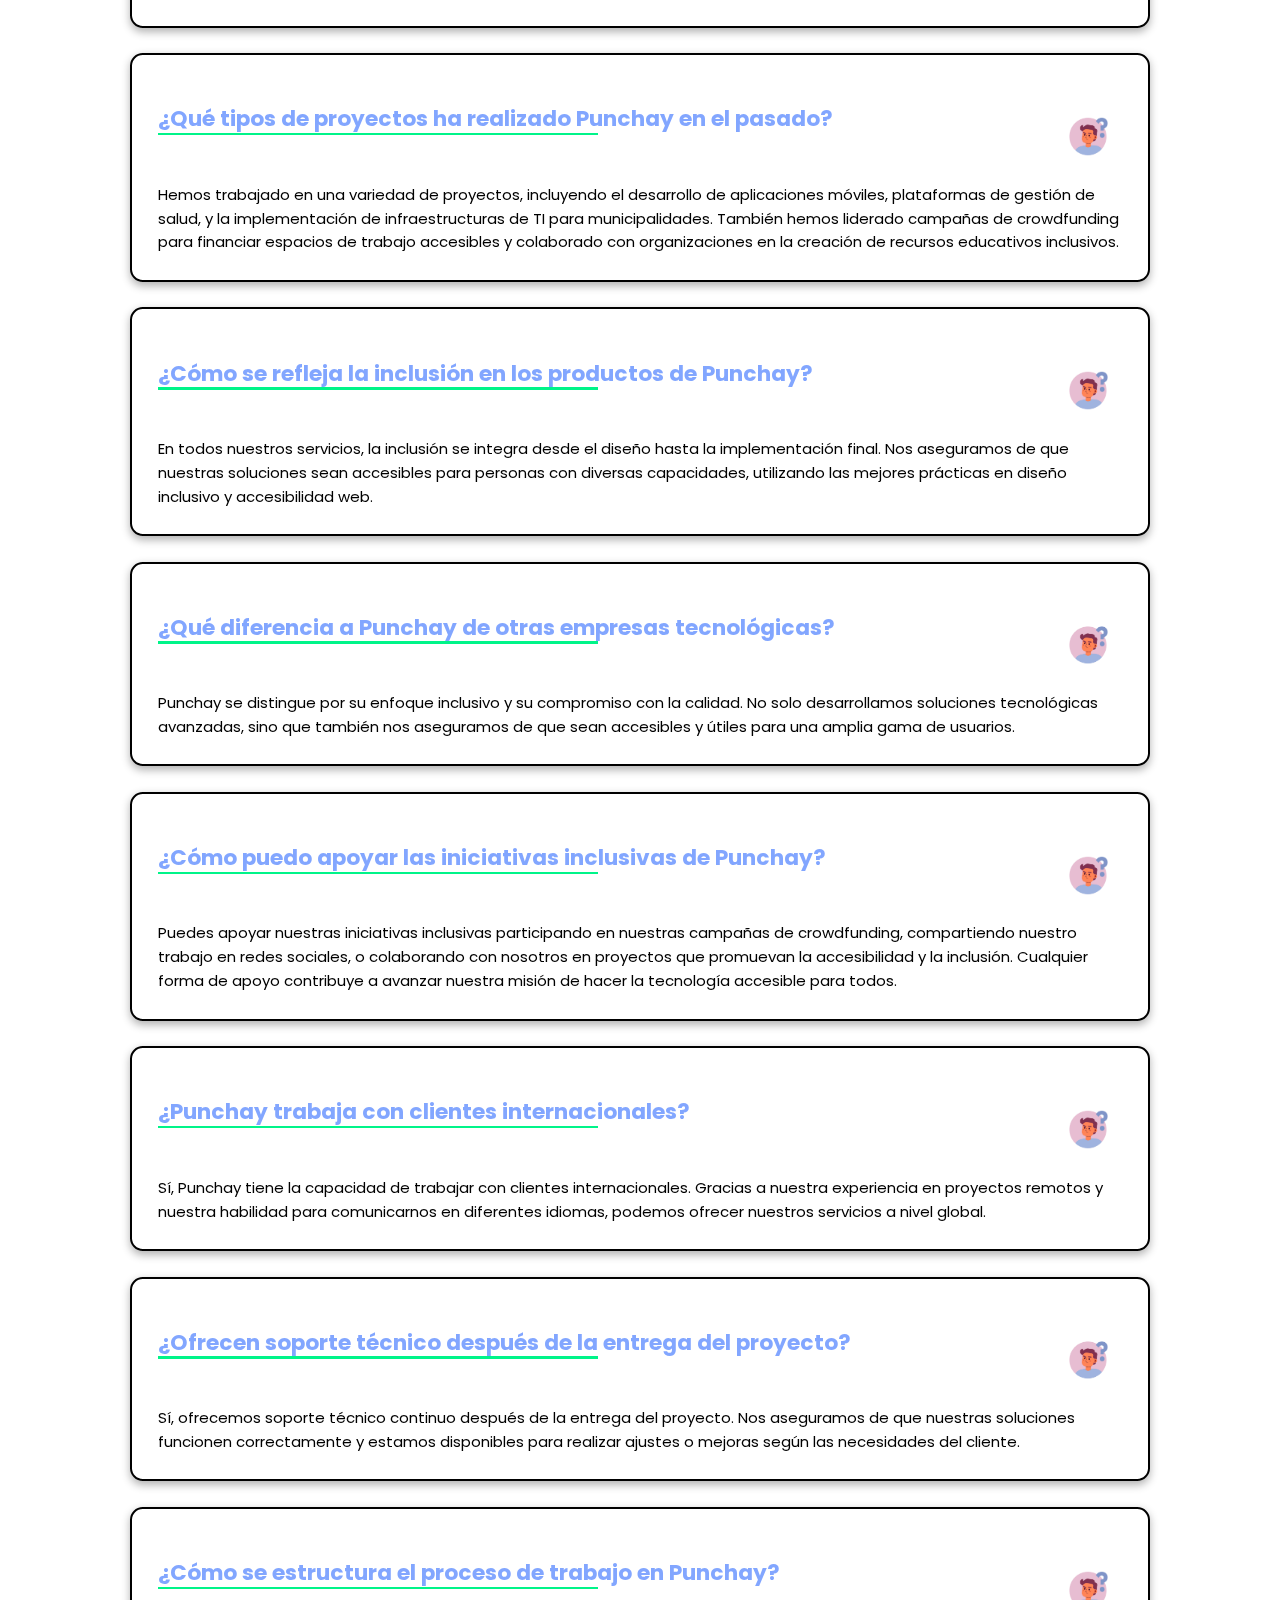
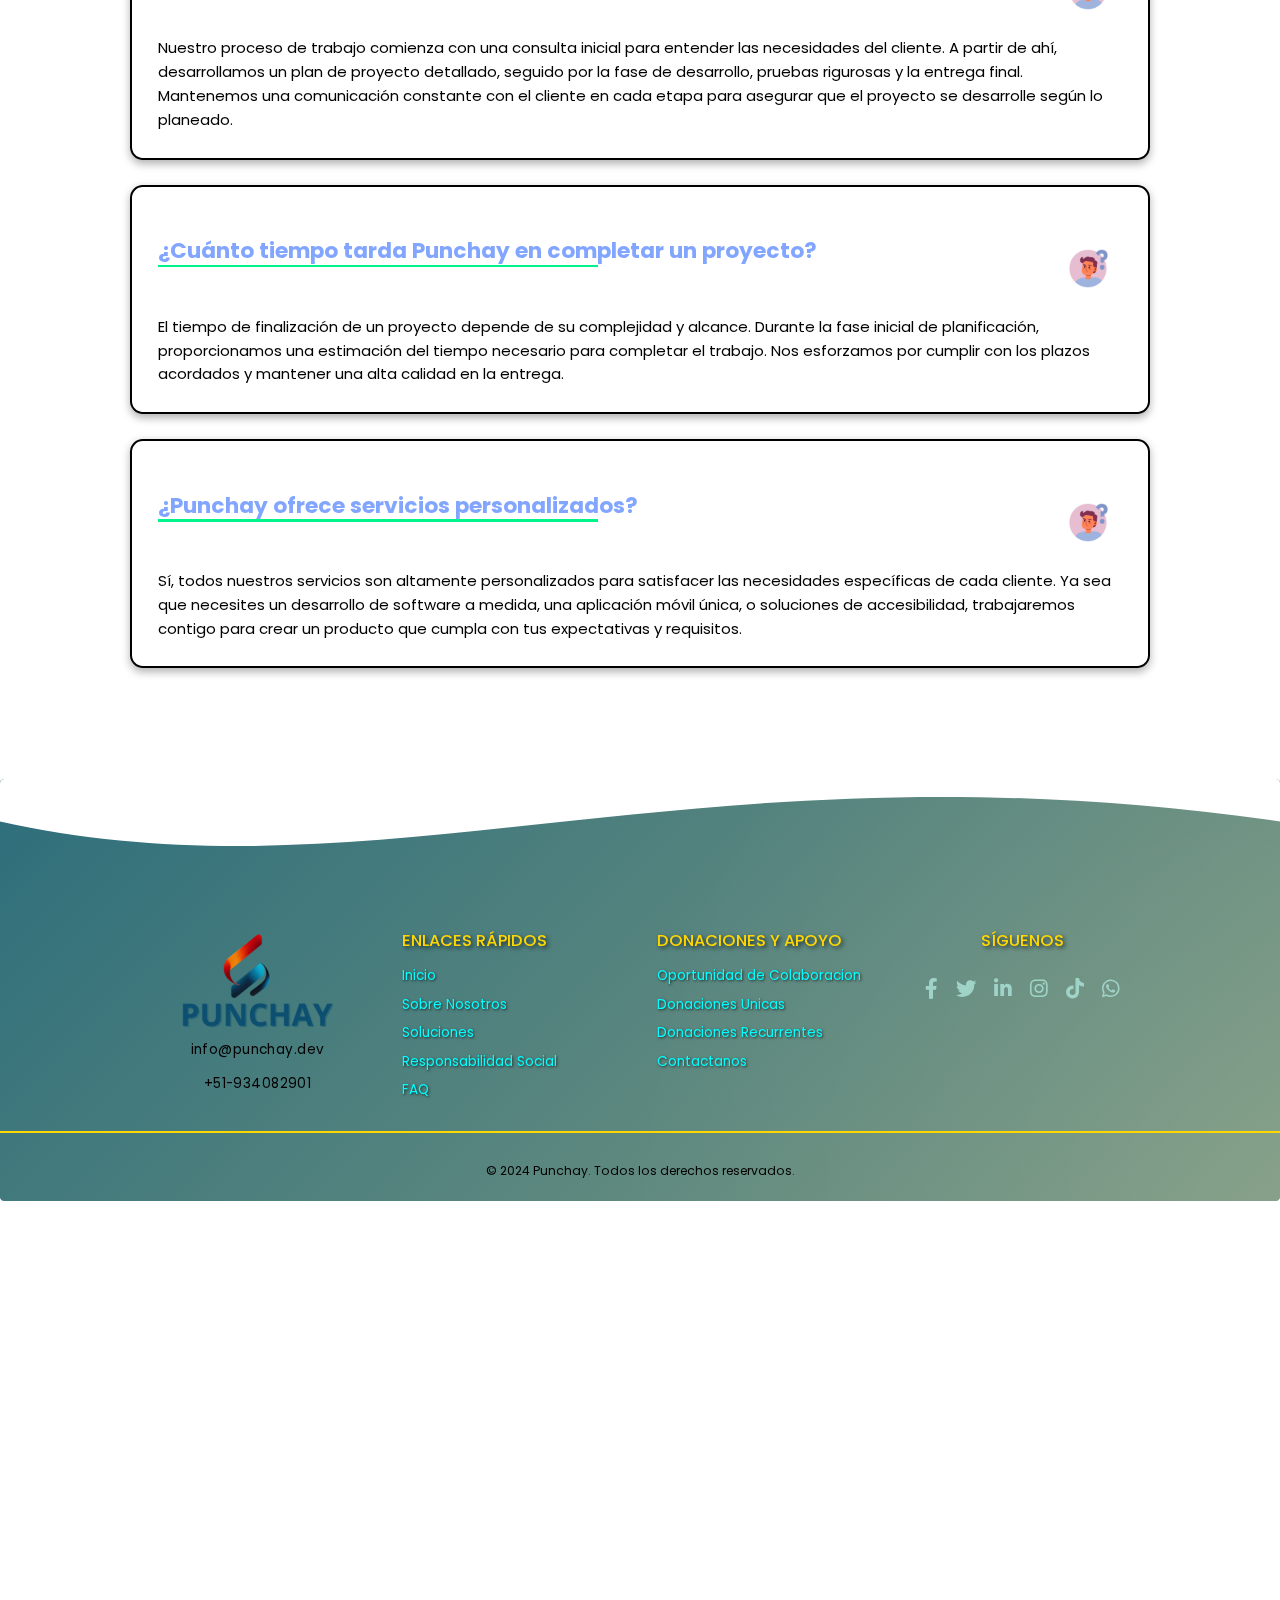
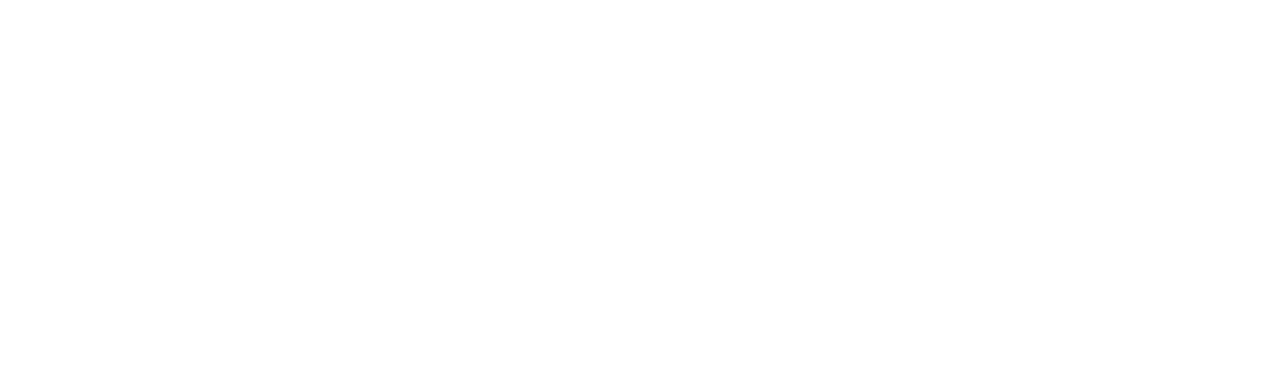
<file: Pages/Faqs.html>
<!DOCTYPE html>
<html lang="es">
<head>
    <meta charset="UTF-8">
  <meta name="description" content="Impulsamos la inclusión tecnológica con desarrollo de software, apps móviles, páginas web y consultorías. Apoyamos el crecimiento profesional de personas con discapacidad en un entorno accesible. ¡Únete y transforma el futuro!">
  <title>Preguntas Frecuentes</title>
  <link rel="icon" href="../assets/img/logos/logo.png">
  <link href="https://fonts.googleapis.com/css2?family=Poppins:wght@400;500;600&family=Roboto:wght@400;500&display=swap" rel="stylesheet">
  <link href="https://fonts.googleapis.com/css2?family=Playfair+Display:wght@400;500;700&display=swap" rel="stylesheet">
  <link rel="stylesheet" href="https://cdnjs.cloudflare.com/ajax/libs/font-awesome/6.0.0/css/all.min.css">

  <meta name="viewport" content="width=device-width, initial-scale=1.0">
  <link rel="stylesheet" href="../assets/stilos/estilo.css">
  <link rel="stylesheet" href="../assets/stilos/general.css">
  <link rel="stylesheet" href="../assets/stilos/faq.css">
</head>
<body>

<header>
  <nav class="navbar">
    <!-- Logo -->
    <a href="../index.html" class="logo-container">
      <img src="../assets/img/logos/nav.webp" alt="Logo Punchay" class="logo">

    </a>

    <!-- Botón menú hamburguesa -->
    <button class="menu-toggle" aria-label="Abrir menú" aria-expanded="false">
      &#9776; <!-- Ícono de hamburguesa -->
    </button>

    <!-- Menú de navegación -->
    <ul class="nav-links">
      <li><a href="../index.html">Inicio</a></li>
      <li><a href="SobreNosotros.html">Sobre Nosotros</a></li>
      <li><a href="Servicios.html">Soluciones</a></li>
      <li><a href="ResponsabilidadSocial.html">Responsabilidad Social</a></li>
      <li><a href="OportunidaddeColaboración.html">Oportunidad de Colaboración</a></li>
      <li>
        <a href="Contacto.html" class="contact-link">
          Contáctanos <i class="icon-arrow">&#10132;</i>
        </a>
      </li>
    </ul>

  </nav>
</header>



<!-----------Seccion 1------------>
<section class="faqs-section">
  <div class="faqs-content">
    <div class="faq-item">
      <div class="faq-title">
        <h3>¿Qué es Punchay?</h3>
        <img src="../assets/img/faqs/prgunta.webp" alt="Icono de Pregunta" class="faq-icon">
      </div>
      <p>Punchay es una empresa tecnológica especializada en el desarrollo de software, aplicaciones móviles y sitios web, con un enfoque inclusivo. Nuestro equipo está compuesto principalmente por profesionales con habilidades diversas, lo que nos permite abordar cada proyecto con una perspectiva única y enriquecedora.</p>
    </div>

    <div class="faq-item">
      <div class="faq-title">
        <h3>¿Qué servicios ofrece Punchay?</h3>
        <img src="../assets/img/faqs/prgunta.webp" alt="Icono de Servicios" class="faq-icon">
      </div>
      <p>Ofrecemos servicios de desarrollo de software a medida, creación de aplicaciones móviles, diseño y desarrollo de sitios web, consultoría en administración de páginas web, actualización de certificados SSL, configuración de correos electrónicos corporativos, y mucho más. Nos especializamos en soluciones accesibles y de alta calidad.</p>
    </div>

    <div class="faq-item">
      <div class="faq-title">
        <h3>¿Cómo asegura Punchay la calidad de sus soluciones?</h3>
        <img src="../assets/img/faqs/prgunta.webp" alt="Icono de Calidad" class="faq-icon">
      </div>
      <p>La calidad es una prioridad para Punchay. Cada proyecto pasa por un riguroso proceso de desarrollo y revisión para garantizar que cumpla con los más altos estándares. Trabajamos en estrecha colaboración con nuestros clientes para asegurarnos de que las soluciones sean precisas, funcionales y alineadas con sus necesidades.</p>
    </div>

    <div class="faq-item">
      <div class="faq-title">
        <h3>¿Cómo fomenta Punchay la inclusión dentro de la empresa?</h3>
        <img src="../assets/img/faqs/prgunta.webp" alt="Icono de Inclusión" class="faq-icon">
      </div>
      <p>Punchay se enorgullece de ser una empresa inclusiva que contrata principalmente a personas con habilidades diversas. Valoramos la diversidad como un motor clave para la innovación y creamos un ambiente de trabajo donde todos pueden desarrollarse y contribuir plenamente.</p>
    </div>

    <div class="faq-item">
      <div class="faq-title">
        <h3>¿Cómo puedo colaborar con Punchay en un proyecto?</h3>
        <img src="../assets/img/faqs/prgunta.webp" alt="Icono de Colaboración" class="faq-icon">
      </div>
      <p>Puedes contactarnos a través de nuestro formulario en la página web o enviarnos un correo electrónico a <a href="mailto:info@punchall.dev">info@punchall.dev</a>. Nuestro equipo se pondrá en contacto contigo para discutir tus necesidades y cómo podemos ayudarte a llevar tu proyecto al siguiente nivel.</p>
    </div>

    <div class="faq-item">
      <div class="faq-title">
        <h3>¿Ofrecen servicios de consultoría en accesibilidad?</h3>
        <img src="../assets/img/faqs/prgunta.webp" alt="Icono de Consultoría" class="faq-icon">
      </div>
      <p>Sí, ofrecemos servicios de consultoría especializados en accesibilidad digital. Ayudamos a empresas y organizaciones a crear productos y servicios accesibles para personas con diversas capacidades, desde la evaluación de la accesibilidad de sitios web hasta el diseño inclusivo de aplicaciones y plataformas.</p>
    </div>

    <div class="faq-item">
      <div class="faq-title">
        <h3>¿Qué tipos de proyectos ha realizado Punchay en el pasado?</h3>
        <img src="../assets/img/faqs/prgunta.webp" alt="Icono de Proyectos" class="faq-icon">
      </div>
      <p>Hemos trabajado en una variedad de proyectos, incluyendo el desarrollo de aplicaciones móviles, plataformas de gestión de salud, y la implementación de infraestructuras de TI para municipalidades. También hemos liderado campañas de crowdfunding para financiar espacios de trabajo accesibles y colaborado con organizaciones en la creación de recursos educativos inclusivos.</p>
    </div>

    <div class="faq-item">
      <div class="faq-title">
        <h3>¿Cómo se refleja la inclusión en los productos de Punchay?</h3>
        <img src="../assets/img/faqs/prgunta.webp" alt="Icono de Inclusión en Productos" class="faq-icon">
      </div>
      <p>En todos nuestros servicios, la inclusión se integra desde el diseño hasta la implementación final. Nos aseguramos de que nuestras soluciones sean accesibles para personas con diversas capacidades, utilizando las mejores prácticas en diseño inclusivo y accesibilidad web.</p>
    </div>

    <div class="faq-item">
      <div class="faq-title">
        <h3>¿Qué diferencia a Punchay de otras empresas tecnológicas?</h3>
        <img src="../assets/img/faqs/prgunta.webp" alt="Icono de Diferenciación" class="faq-icon">
      </div>
      <p>Punchay se distingue por su enfoque inclusivo y su compromiso con la calidad. No solo desarrollamos soluciones tecnológicas avanzadas, sino que también nos aseguramos de que sean accesibles y útiles para una amplia gama de usuarios.</p>
    </div>

    <div class="faq-item">
      <div class="faq-title">
        <h3>¿Cómo puedo apoyar las iniciativas inclusivas de Punchay?</h3>
        <img src="../assets/img/faqs/prgunta.webp" alt="Icono de Apoyo" class="faq-icon">
      </div>
      <p>Puedes apoyar nuestras iniciativas inclusivas participando en nuestras campañas de crowdfunding, compartiendo nuestro trabajo en redes sociales, o colaborando con nosotros en proyectos que promuevan la accesibilidad y la inclusión. Cualquier forma de apoyo contribuye a avanzar nuestra misión de hacer la tecnología accesible para todos.</p>
    </div>

    <div class="faq-item">
      <div class="faq-title">
        <h3>¿Punchay trabaja con clientes internacionales?</h3>
        <img src="../assets/img/faqs/prgunta.webp" alt="Icono de Clientes Internacionales" class="faq-icon">
      </div>
      <p>Sí, Punchay tiene la capacidad de trabajar con clientes internacionales. Gracias a nuestra experiencia en proyectos remotos y nuestra habilidad para comunicarnos en diferentes idiomas, podemos ofrecer nuestros servicios a nivel global.</p>
    </div>

    <div class="faq-item">
      <div class="faq-title">
        <h3>¿Ofrecen soporte técnico después de la entrega del proyecto?</h3>
        <img src="../assets/img/faqs/prgunta.webp" alt="Icono de Soporte Técnico" class="faq-icon">
      </div>
      <p>Sí, ofrecemos soporte técnico continuo después de la entrega del proyecto. Nos aseguramos de que nuestras soluciones funcionen correctamente y estamos disponibles para realizar ajustes o mejoras según las necesidades del cliente.</p>
    </div>

    <div class="faq-item">
      <div class="faq-title">
        <h3>¿Cómo se estructura el proceso de trabajo en Punchay?</h3>
        <img src="../assets/img/faqs/prgunta.webp" alt="Icono de Proceso de Trabajo" class="faq-icon">
      </div>
      <p>Nuestro proceso de trabajo comienza con una consulta inicial para entender las necesidades del cliente. A partir de ahí, desarrollamos un plan de proyecto detallado, seguido por la fase de desarrollo, pruebas rigurosas y la entrega final. Mantenemos una comunicación constante con el cliente en cada etapa para asegurar que el proyecto se desarrolle según lo planeado.</p>
    </div>

    <div class="faq-item">
      <div class="faq-title">
        <h3>¿Cuánto tiempo tarda Punchay en completar un proyecto?</h3>
        <img src="../assets/img/faqs/prgunta.webp" alt="Icono de Tiempo" class="faq-icon">
      </div>
      <p>El tiempo de finalización de un proyecto depende de su complejidad y alcance. Durante la fase inicial de planificación, proporcionamos una estimación del tiempo necesario para completar el trabajo. Nos esforzamos por cumplir con los plazos acordados y mantener una alta calidad en la entrega.</p>
    </div>

    <div class="faq-item">
      <div class="faq-title">
        <h3>¿Punchay ofrece servicios personalizados?</h3>
        <img src="../assets/img/faqs/prgunta.webp" alt="Icono de Personalización" class="faq-icon">
      </div>
      <p>Sí, todos nuestros servicios son altamente personalizados para satisfacer las necesidades específicas de cada cliente. Ya sea que necesites un desarrollo de software a medida, una aplicación móvil única, o soluciones de accesibilidad, trabajaremos contigo para crear un producto que cumpla con tus expectativas y requisitos.</p>
    </div>

  </div>
  <div class="background-effects"></div>
</section>
<!------------Fin Seccion----------->

<!----FOOTER------>
<footer class="footer__container">
  <div style="height: 150px; overflow: hidden;" ><svg viewBox="0 0 500 150" preserveAspectRatio="none" style="height: 100%; width: 100%;"><path d="M0.00,49.98 C149.99,150.00 271.49,-49.98 500.00,49.98 L500.00,0.00 L0.00,0.00 Z" style="stroke: none; fill: #ffffff;"></path></svg></div>
  <div class="footer__content">
    <div class="footer__logo">
      <a href="../index.html"><img src="../assets/img/logos/foot.webp" alt="Punchay Logo">
      </a>
      <p class="textfoot">info@punchay.dev</p>
      <p class="txtfoot">+51-934082901</p>
    </div>
    <div class="footer__links">
      <h4>Enlaces Rápidos</h4>
      <ul>
        <li><a href="../index.html">Inicio</a></li>
        <li><a href="SobreNosotros.html">Sobre Nosotros</a></li>
        <li><a href="Servicios.html">Soluciones</a></li>
        <li><a href="ResponsabilidadSocial.html">Responsabilidad Social</a></li>
        <li><a href="Faqs.html">FAQ</a></li>
      </ul>
    </div>
    <div class="footer__services">
      <h4>Donaciones y Apoyo</h4>
      <ul>
        <li><a href="OportunidaddeColaboración.html">Oportunidad de Colaboracion</a></li>
        <li><a href="https://www.paypal.com/donate?hosted_button_id=4XLEY7KZ55W9N">Donaciones Unicas</a></li>
        <li><a href="https://www.paypal.com/donate?hosted_button_id=4XLEY7KZ55W9N">Donaciones Recurrentes</a></li>
        <li><a href="Contacto.html">Contactanos</a></li>

      </ul>
    </div>

    <div class="footer__social">
      <h4>Síguenos</h4>
      <div class="social__icons">
        <a href="https://www.facebook.com/profile.php?id=61572802040926"><i class="fab fa-facebook-f"></i></a>
        <a href="https://x.com/PUNCHAY2025"><i class="fab fa-twitter"></i></a>
        <a href="https://www.linkedin.com/in/punchay-s-a-c-b49723349/"><i class="fab fa-linkedin-in"></i></a>
        <a href="https://www.instagram.com/punchaygroup/"><i class="fab fa-instagram"></i></a>
        <a href="https://tiktok.com/@punchay3"><i class="fab fa-tiktok"></i></a>
        <a href="https://wa.me/51934082901" target="_blank">
          <i class="fab fa-whatsapp"></i>
        </a>
      </div>
    </div>

  </div>
  <div class="footer__bottom">
    <p>&copy; 2024 Punchay. Todos los derechos reservados.</p>
  </div>
</footer>
<!----FIN FOOTER------>

</body>
<script src="../assets/js/nav.js"></script>
</html>
</file>
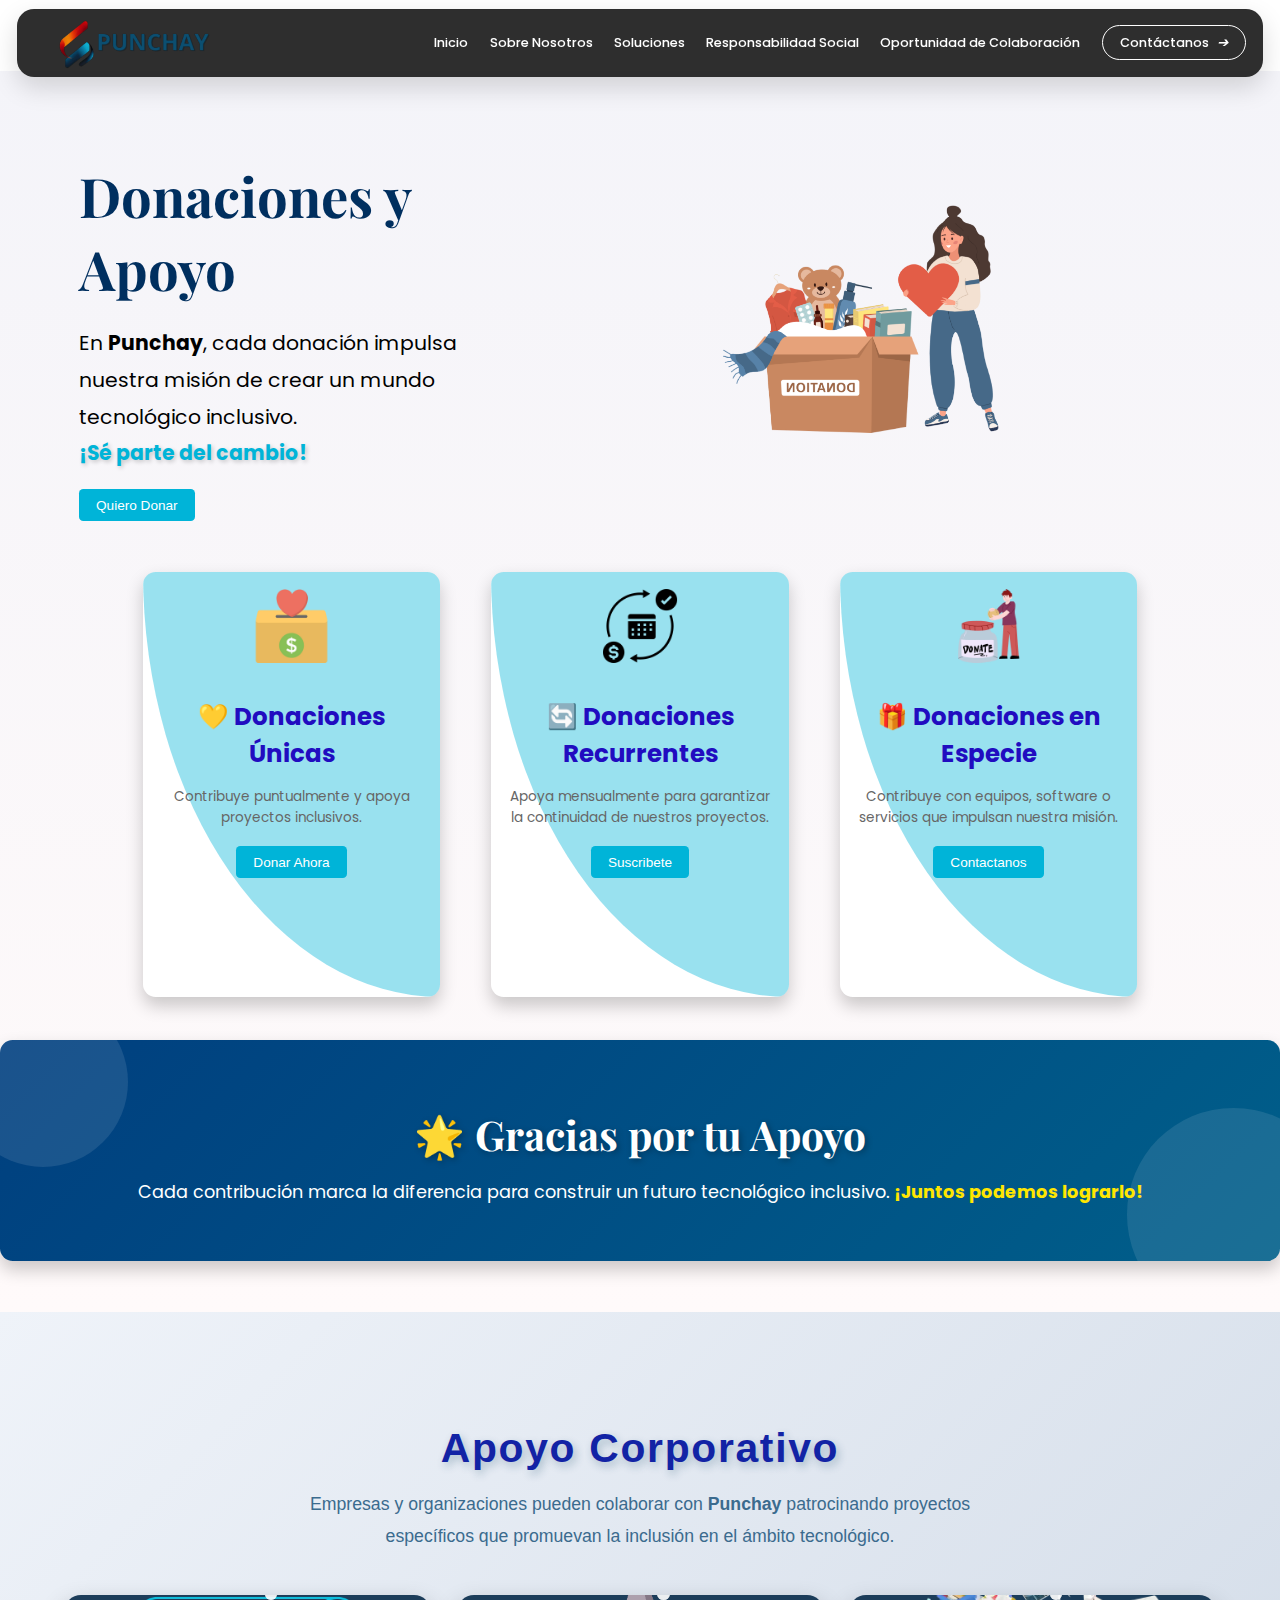
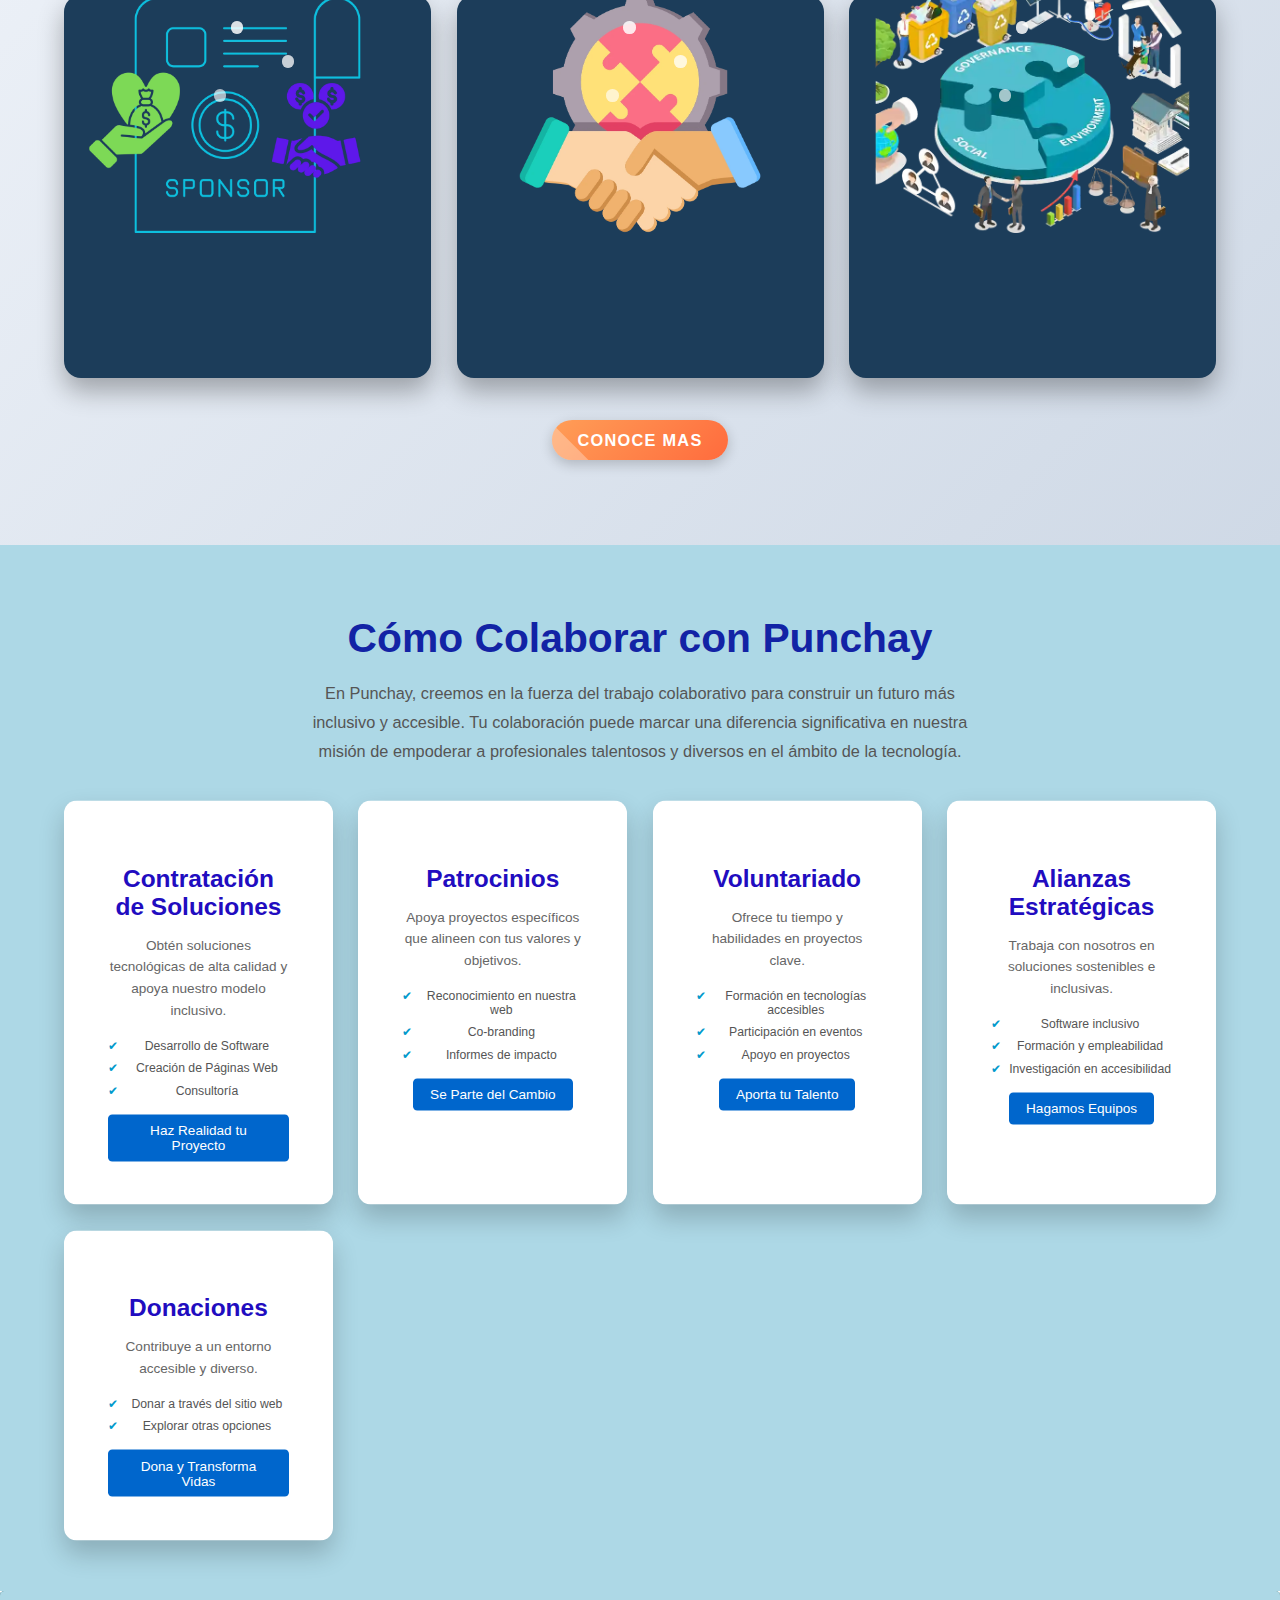
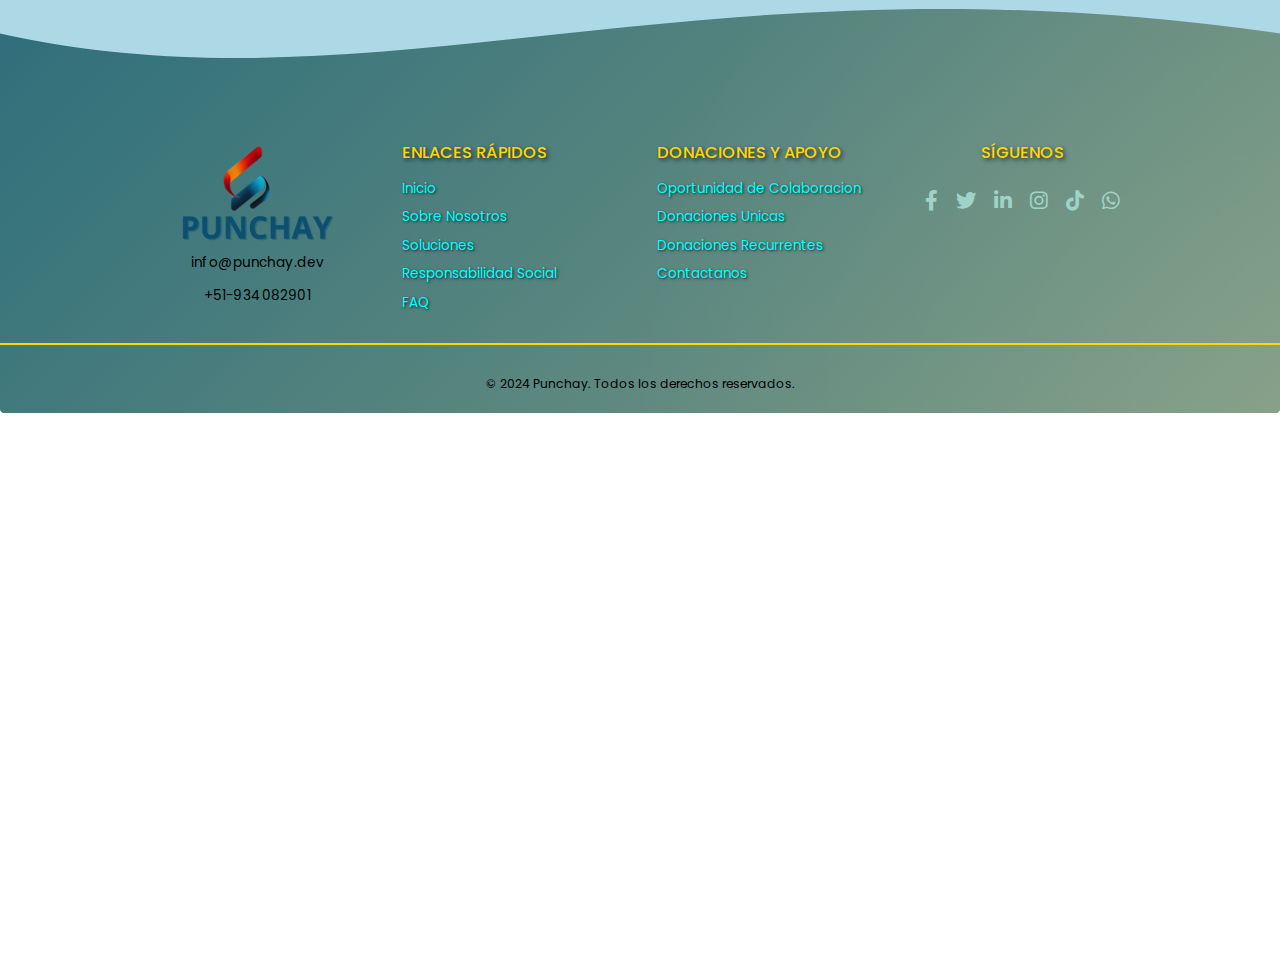
<file: Pages/OportunidaddeColaboración.html>
<!DOCTYPE html>
<html lang="es">
<head>
  <meta charset="UTF-8">
  <meta name="description" content="Impulsamos la inclusión tecnológica con desarrollo de software, apps móviles, páginas web y consultorías. Apoyamos el crecimiento profesional de personas con discapacidad en un entorno accesible. ¡Únete y transforma el futuro!">
  <title>Oportunidad de Colaboración</title>
  <link rel="icon" href="../assets/img/logos/logo.png">
  <link href="https://fonts.googleapis.com/css2?family=Poppins:wght@400;500;600&family=Roboto:wght@400;500&display=swap" rel="stylesheet">
  <link href="https://fonts.googleapis.com/css2?family=Playfair+Display:wght@400;500;700&display=swap" rel="stylesheet">
  <link rel="stylesheet" href="https://cdnjs.cloudflare.com/ajax/libs/font-awesome/6.0.0/css/all.min.css">
  <meta name="viewport" content="width=device-width, initial-scale=1.0">
  <link rel="stylesheet" href="../assets/stilos/estilo.css">
  <link rel="stylesheet" href="../assets/stilos/general.css">
  <link rel="stylesheet" href="../assets/stilos/colaboracion.css">
</head>
<body>

<header>
  <nav class="navbar">
    <!-- Logo -->
    <a href="../index.html" class="logo-container">
      <img src="../assets/img/logos/nav.webp" alt="Logo Punchay" class="logo">

    </a>

    <!-- Botón menú hamburguesa -->
    <button class="menu-toggle" aria-label="Abrir menú" aria-expanded="false">
      &#9776; <!-- Ícono de hamburguesa -->
    </button>

    <!-- Menú de navegación -->
    <ul class="nav-links">
      <li><a href="../index.html">Inicio</a></li>
      <li><a href="SobreNosotros.html">Sobre Nosotros</a></li>
      <li><a href="Servicios.html">Soluciones</a></li>
      <li><a href="ResponsabilidadSocial.html">Responsabilidad Social</a></li>
      <li><a href="OportunidaddeColaboración.html">Oportunidad de Colaboración</a></li>
      <li>
        <a href="Contacto.html" class="contact-link">
          Contáctanos <i class="icon-arrow">&#10132;</i>
        </a>
      </li>
    </ul>

    </nav>
</header>


<!-----------Seccion 1------------------>
<section class="donations-section">
  <!-- Hero Principal -->
  <div class="hero-section">
    <div class="hero-content">
      <h1>Donaciones y Apoyo</h1>
      <p>
        En <strong>Punchay</strong>, cada donación impulsa nuestra misión de crear un mundo tecnológico inclusivo.
        <br />
        <span class="highlight">¡Sé parte del cambio!</span>
      </p>
      <button class="cta-button"><a href="https://www.paypal.com/donate?hosted_button_id=4XLEY7KZ55W9N" class="btnpaypal">Quiero Donar</a></button>
    </div>
    <div class="hero-image">
      <img src="../assets/img/colaboracion/oc%20(1).webp" alt="Impacto de Donaciones" />
    </div>
  </div>

  <!-- Cartas con Efecto de Agua en Movimiento -->
  <div class="cards-container">
    <div class="donation-card">
      <div class="water"></div>
      <div class="card-content">
        <img src="../assets/img/colaboracion/oc%20(2).webp" alt="Donación Única" />
        <h2>💛 Donaciones Únicas</h2>
        <p>Contribuye puntualmente y apoya proyectos inclusivos.</p>
        <button class="cta-button"><a href="https://www.paypal.com/donate?hosted_button_id=4XLEY7KZ55W9N" class="btnpaypal">Donar Ahora</a></button>
      </div>
    </div>

    <div class="donation-card">
      <div class="water"></div>
      <div class="card-content">
        <img src="../assets/img/colaboracion/oc%20(3).webp" alt="Donación Recurrente" />
        <h2>🔄 Donaciones Recurrentes</h2>
        <p>Apoya mensualmente para garantizar la continuidad de nuestros proyectos.</p>
        <button class="cta-button"><a href="https://www.paypal.com/donate?hosted_button_id=4XLEY7KZ55W9N" class="btnpaypal">Suscribete</a></button>
      </div>
    </div>

    <div class="donation-card">
      <div class="water"></div>
      <div class="card-content">
        <img src="../assets/img/colaboracion/oc%20(4).webp" alt="Donación en Especie" />
        <h2>🎁 Donaciones en Especie</h2>
        <p>Contribuye con equipos, software o servicios que impulsan nuestra misión.</p>
        <button class="cta-button"><a href="Contacto.html" class="btnpaypal">Contactanos</a></button>
      </div>
    </div>
  </div>

  <!-- Sección Final Inspiradora -->
  <div class="final-section">
    <h2>🌟 Gracias por tu Apoyo</h2>
    <p>
      Cada contribución marca la diferencia para construir un futuro tecnológico inclusivo.
      <strong>¡Juntos podemos lograrlo!</strong>
    </p>
  </div>
</section>
<!-----------Fin Seccion 1------------------>

<!-----------Seccion 2---------------->
<section class="corporate-support-section">
  <h1>Apoyo Corporativo</h1>
  <p>
    Empresas y organizaciones pueden colaborar con <strong>Punchay</strong> patrocinando proyectos específicos que promuevan la inclusión en el ámbito tecnológico.
  </p>

  <div class="support-cards">
    <div class="support-card">
      <div class="snow"></div>
      <img src="../assets/img/colaboracion/oc%20(5).webp" alt="Patrocinios Directos" />
      <div class="card-content1">
        <h2>Patrocinios Directos</h2>
        <p>Financia un proyecto o evento alineado con los objetivos de tu empresa.</p>
      </div>
    </div>

    <div class="support-card">
      <div class="snow"></div>
      <img src="../assets/img/colaboracion/oc%20(6).webp" alt="Alianzas Estratégicas" />
      <div class="card-content1">
        <h2>Alianzas Estratégicas</h2>
        <p>Desarrolla con nosotros programas de largo plazo.</p>
      </div>
    </div>

    <div class="support-card">
      <div class="snow"></div>
      <img src="../assets/img/colaboracion/oc%20(7).webp" alt="Responsabilidad Social Empresarial" />
      <div class="card-content1">
        <h2>Responsabilidad Social Empresarial (RSE)</h2>
        <p>Integra a <strong>Punchay</strong> en tu estrategia de RSE.</p>
      </div>
    </div>
  </div>

  <button class="cta-button1"><a href="SobreNosotros.html" class="btnpaypal">Conoce mas</a></button>
</section>
<!------------Fin Seccion 2---------------->

<!------------Seccion 3-------------------->
<section class="collaboration-section">
  <!-- Introducción -->
  <div class="collaboration-intro">
    <h1>Cómo Colaborar con Punchay</h1>
    <p>
      En Punchay, creemos en la fuerza del trabajo colaborativo para construir un futuro más inclusivo y accesible. Tu colaboración puede marcar una diferencia significativa en nuestra misión de empoderar a profesionales talentosos y diversos en el ámbito de la tecnología.
    </p>
  </div>

  <!-- Tarjetas de Colaboración -->
  <div class="collaboration-cards">
    <!-- Tarjeta 1 -->
    <div class="collaboration-card" data-aos="fade-up">
      <div class="card-content">
        <h2>Contratación de Soluciones</h2>
        <p>Obtén soluciones tecnológicas de alta calidad y apoya nuestro modelo inclusivo.</p>
        <ul>
          <li>Desarrollo de Software</li>
          <li>Creación de Páginas Web</li>
          <li>Consultoría</li>
        </ul>
        <a href="Contacto.html" class="button">Haz Realidad tu Proyecto</a>
      </div>
    </div>

    <!-- Tarjeta 2 -->
    <div class="collaboration-card" data-aos="fade-up" data-aos-delay="100">
      <div class="card-content">
        <h2>Patrocinios</h2>
        <p>Apoya proyectos específicos que alineen con tus valores y objetivos.</p>
        <ul>
          <li>Reconocimiento en nuestra web</li>
          <li>Co-branding</li>
          <li>Informes de impacto</li>
        </ul>
        <a href="https://www.paypal.com/donate?hosted_button_id=4XLEY7KZ55W9N" class="button">Se Parte del Cambio</a>
      </div>
    </div>

    <!-- Tarjeta 3 -->
    <div class="collaboration-card" data-aos="fade-up" data-aos-delay="200">
      <div class="card-content">
        <h2>Voluntariado</h2>
        <p>Ofrece tu tiempo y habilidades en proyectos clave.</p>
        <ul>
          <li>Formación en tecnologías accesibles</li>
          <li>Participación en eventos</li>
          <li>Apoyo en proyectos</li>
        </ul>
        <a href="Contacto.html" class="button">Aporta tu Talento</a>
      </div>
    </div>

    <!-- Tarjeta 4 -->
    <div class="collaboration-card" data-aos="fade-up" data-aos-delay="300">
      <div class="card-content">
        <h2>Alianzas Estratégicas</h2>
        <p>Trabaja con nosotros en soluciones sostenibles e inclusivas.</p>
        <ul>
          <li>Software inclusivo</li>
          <li>Formación y empleabilidad</li>
          <li>Investigación en accesibilidad</li>
        </ul>
        <a href="Contacto.html" class="button">Hagamos Equipos</a>
      </div>
    </div>

    <!-- Tarjeta 5 -->
    <div class="collaboration-card" data-aos="fade-up" data-aos-delay="400">
      <div class="card-content">
        <h2>Donaciones</h2>
        <p>Contribuye a un entorno accesible y diverso.</p>
        <ul>
          <li>Donar a través del sitio web</li>
          <li>Explorar otras opciones</li>
        </ul>
        <a href="https://www.paypal.com/donate?hosted_button_id=4XLEY7KZ55W9N" class="button">Dona y Transforma Vidas</a>
      </div>
    </div>
  </div>
</section>
<!------------Fin Seccion 3-------------------->
<!----FOOTER------>
<footer class="footer__container">
  <div style="height: 150px; overflow: hidden;" ><svg viewBox="0 0 500 150" preserveAspectRatio="none" style="height: 100%; width: 100%;"><path d="M0.00,49.98 C149.99,150.00 271.49,-49.98 500.00,49.98 L500.00,0.00 L0.00,0.00 Z" style="stroke: none; fill: #ADD8E6;"></path></svg></div>
  <div class="footer__content">
    <div class="footer__logo">
      <a href="../index.html"><img src="../assets/img/logos/foot.webp" alt="Punchay Logo">
      </a>
      <p class="textfoot">info@punchay.dev</p>
      <p class="txtfoot">+51-934082901</p>
    </div>
    <div class="footer__links">
      <h4>Enlaces Rápidos</h4>
      <ul>
        <li><a href="../index.html">Inicio</a></li>
        <li><a href="SobreNosotros.html">Sobre Nosotros</a></li>
        <li><a href="Servicios.html">Soluciones</a></li>
        <li><a href="ResponsabilidadSocial.html">Responsabilidad Social</a></li>
        <li><a href="Faqs.html">FAQ</a></li>
      </ul>
    </div>
    <div class="footer__services">
      <h4>Donaciones y Apoyo</h4>
      <ul>
        <li><a href="OportunidaddeColaboración.html">Oportunidad de Colaboracion</a></li>
        <li><a href="https://www.paypal.com/donate?hosted_button_id=4XLEY7KZ55W9N">Donaciones Unicas</a></li>
        <li><a href="https://www.paypal.com/donate?hosted_button_id=4XLEY7KZ55W9N">Donaciones Recurrentes</a></li>
        <li><a href="Contacto.html">Contactanos</a></li>

      </ul>
    </div>

    <div class="footer__social">
      <h4>Síguenos</h4>
      <div class="social__icons">
        <a href="https://www.facebook.com/profile.php?id=61572802040926"><i class="fab fa-facebook-f"></i></a>
        <a href="https://x.com/PUNCHAY2025"><i class="fab fa-twitter"></i></a>
        <a href="https://www.linkedin.com/in/punchay-s-a-c-b49723349/"><i class="fab fa-linkedin-in"></i></a>
        <a href="https://www.instagram.com/punchaygroup/"><i class="fab fa-instagram"></i></a>
        <a href="https://tiktok.com/@punchay3"><i class="fab fa-tiktok"></i></a>
        <a href="https://wa.me/51934082901" target="_blank">
          <i class="fab fa-whatsapp"></i>
        </a>
      </div>
    </div>

  </div>
  <div class="footer__bottom">
    <p>&copy; 2024 Punchay. Todos los derechos reservados.</p>
  </div>
</footer>
<!----FIN FOOTER------>

</body>
<script src="../assets/js/nav.js"></script>
<script src="../assets/js/colaboracion.js"></script>

</html>
</file>
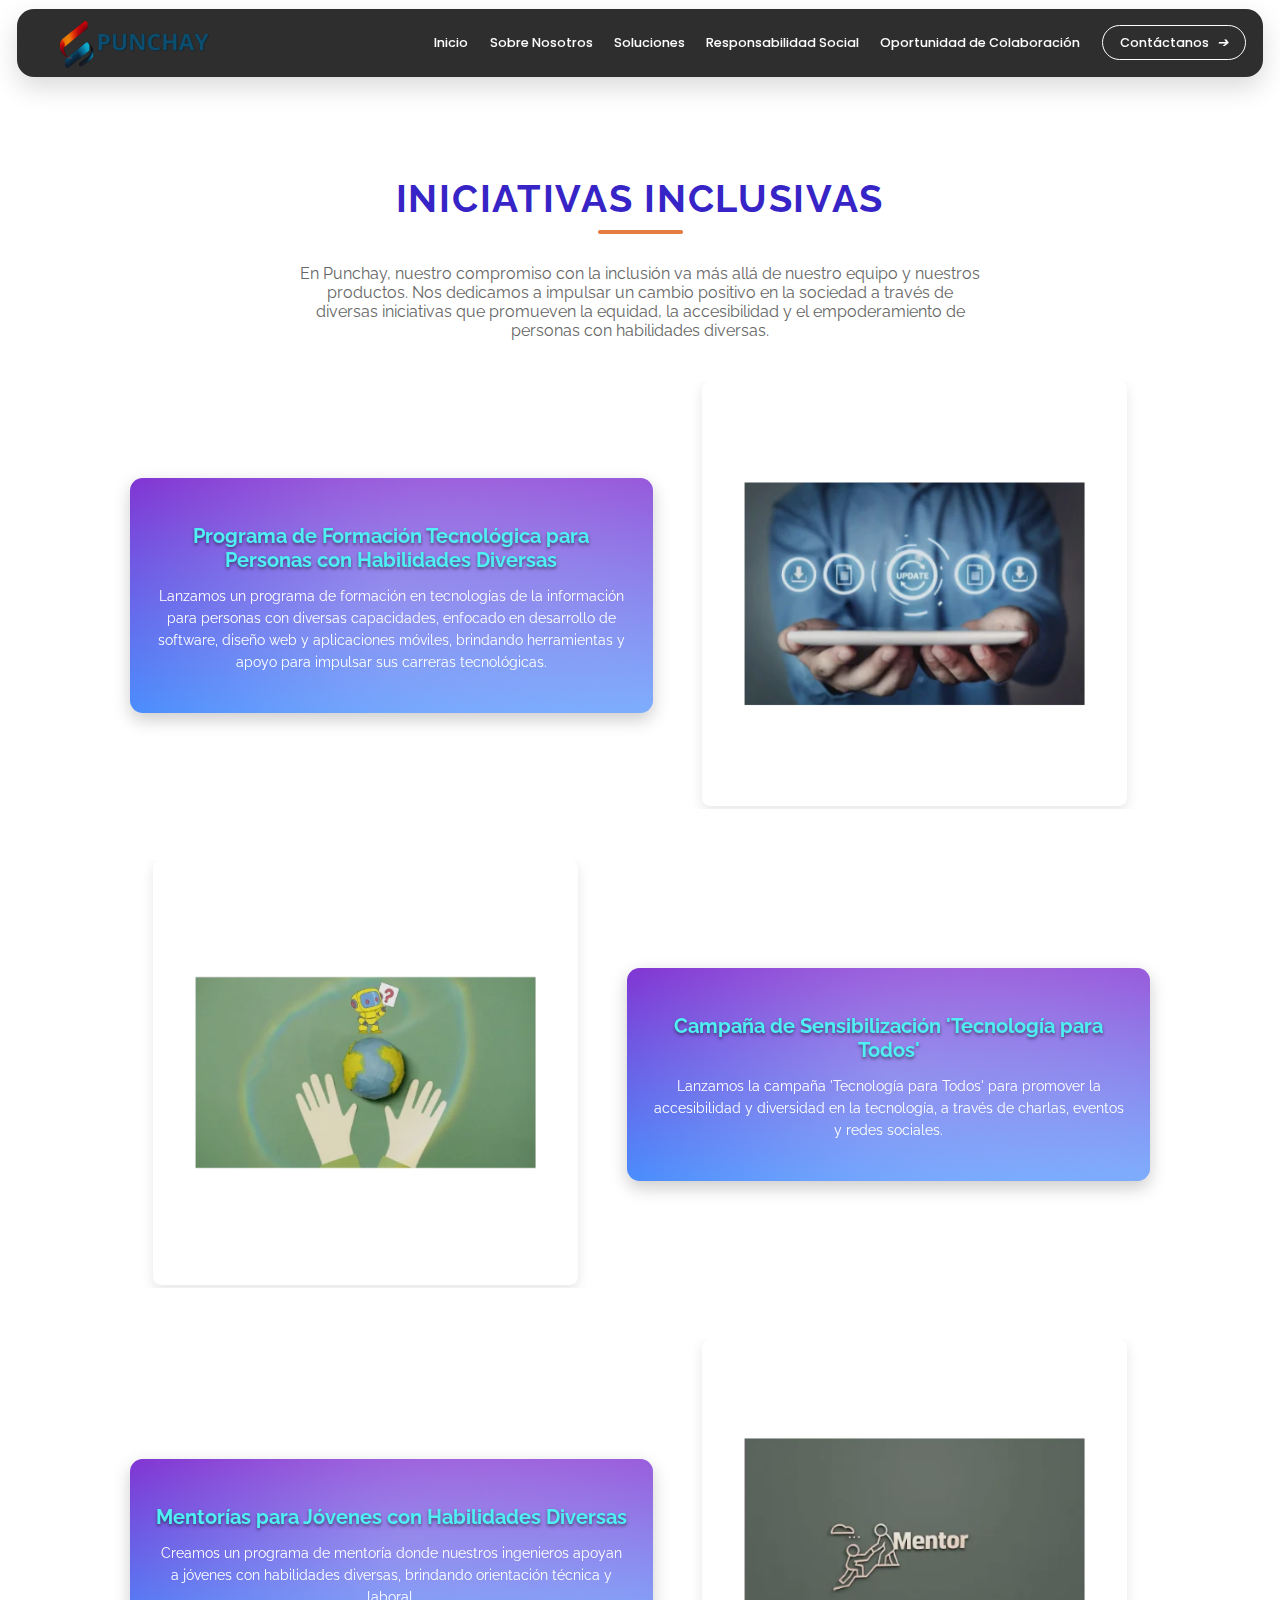
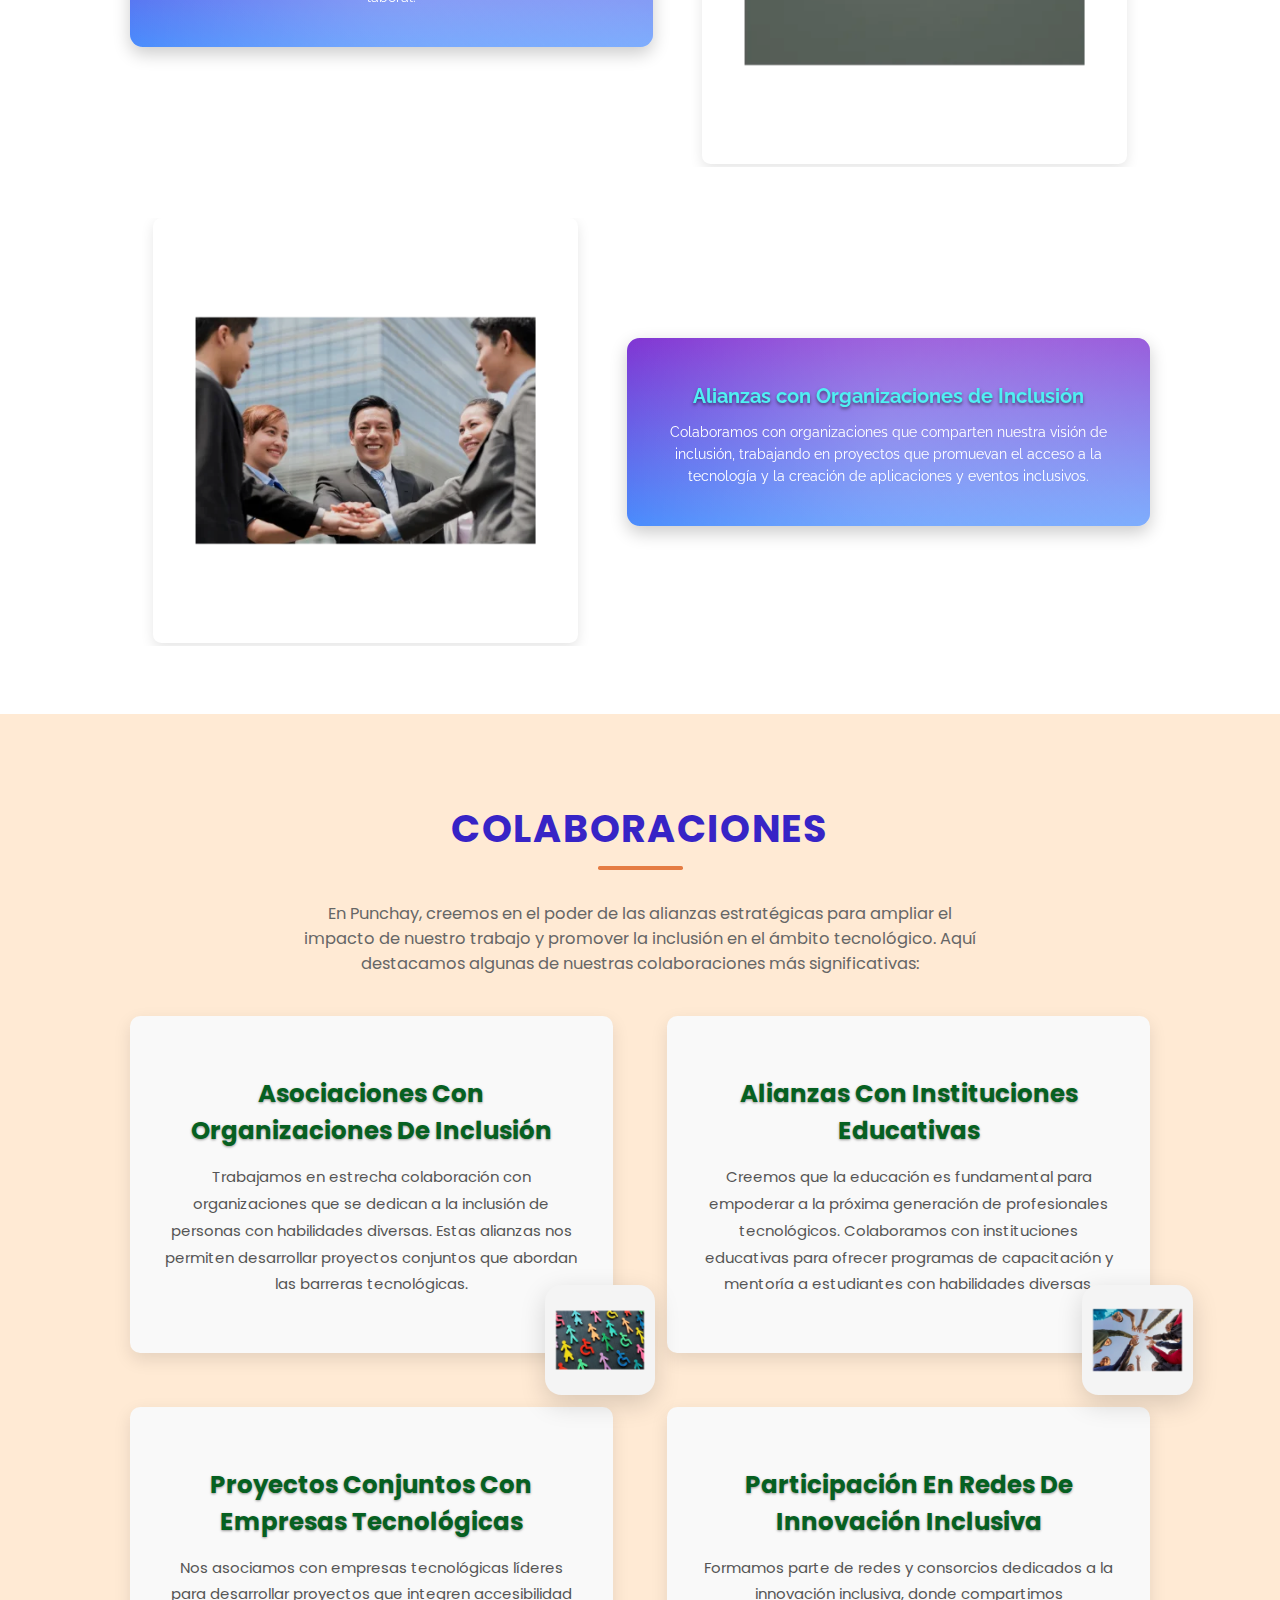
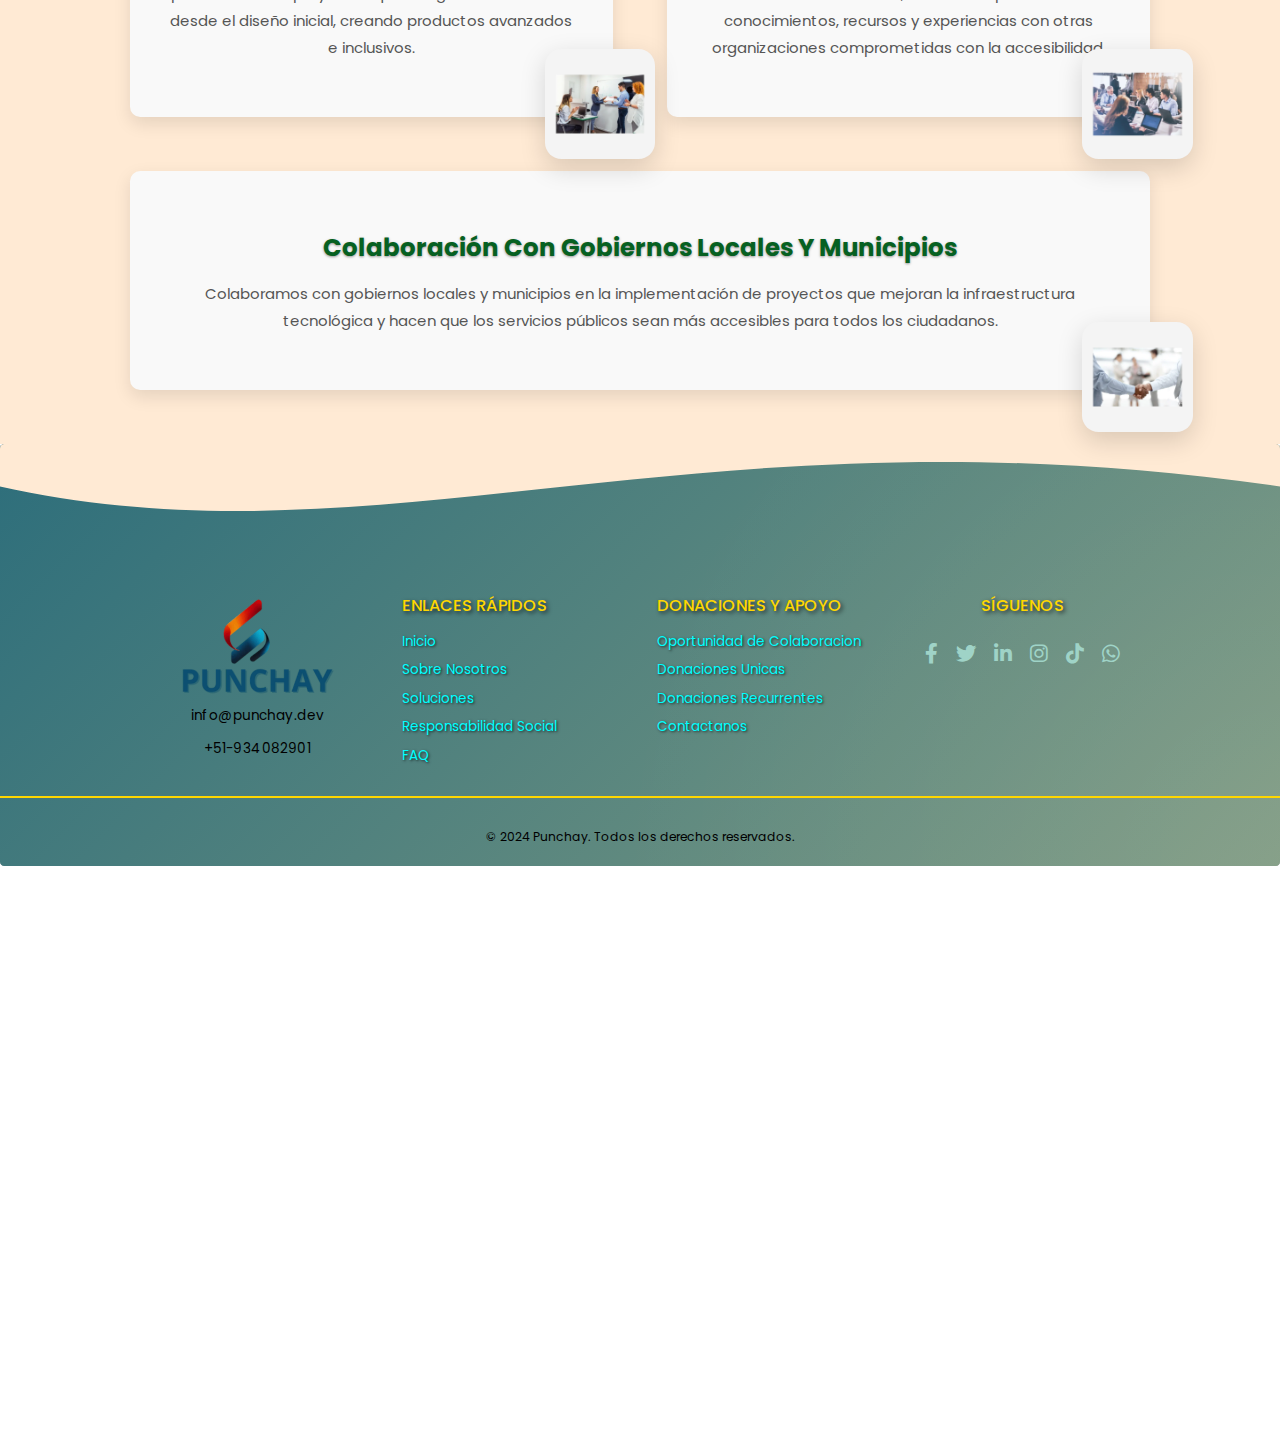
<file: Pages/ResponsabilidadSocial.html>
<!DOCTYPE html>
<html lang="es">
<head>
  <meta charset="UTF-8">
  <meta name="description" content="Impulsamos la inclusión tecnológica con desarrollo de software, apps móviles, páginas web y consultorías. Apoyamos el crecimiento profesional de personas con discapacidad en un entorno accesible. ¡Únete y transforma el futuro!">
  <title>Responsabilidad Social</title>
  <link rel="icon" href="../assets/img/logos/logo.png">
  <link href="https://fonts.googleapis.com/css2?family=Poppins:wght@400;500;600&family=Roboto:wght@400;500&display=swap" rel="stylesheet">
  <link href="https://fonts.googleapis.com/css2?family=Playfair+Display:wght@400;500;700&display=swap" rel="stylesheet">
  <link rel="stylesheet" href="https://cdnjs.cloudflare.com/ajax/libs/font-awesome/6.0.0/css/all.min.css">
  <meta name="viewport" content="width=device-width, initial-scale=1.0">
  <link rel="stylesheet" href="../assets/stilos/estilo.css">
  <link rel="stylesheet" href="../assets/stilos/general.css">
  <link rel="stylesheet" href="../assets/stilos/responsabilidad.css">
</head>
<body>

<header>
  <nav class="navbar">
    <!-- Logo -->
    <a href="../index.html" class="logo-container">
      <img src="../assets/img/logos/nav.webp" alt="Logo Punchay" class="logo">

    </a>

    <!-- Botón menú hamburguesa -->
    <button class="menu-toggle" aria-label="Abrir menú" aria-expanded="false">
      &#9776; <!-- Ícono de hamburguesa -->
    </button>

    <!-- Menú de navegación -->
    <ul class="nav-links">
      <li><a href="../index.html">Inicio</a></li>
      <li><a href="SobreNosotros.html">Sobre Nosotros</a></li>
      <li><a href="Servicios.html">Soluciones</a></li>
      <li><a href="ResponsabilidadSocial.html">Responsabilidad Social</a></li>
      <li><a href="OportunidaddeColaboración.html">Oportunidad de Colaboración</a></li>
      <li>
        <a href="Contacto.html" class="contact-link">
          Contáctanos <i class="icon-arrow">&#10132;</i>
        </a>
      </li>
    </ul>

  </nav>
</header>

<!--------Seccion 1--------------->
<section id="iniciativas-inclusivas">
  <div class="container">
    <h2 class="section-title">INICIATIVAS INCLUSIVAS</h2>
    <p class="section-description">
      En Punchay, nuestro compromiso con la inclusión va más allá de nuestro equipo y nuestros productos. Nos dedicamos a impulsar un cambio positivo en la sociedad a través de diversas iniciativas que promueven la equidad, la accesibilidad y el empoderamiento de personas con habilidades diversas.
    </p>

    <div class="initiative">
      <div class="initiative-content1">
        <div class="background-static"></div>
        <div class="background-wave"></div>
        <h3>Programa de Formación Tecnológica para Personas con Habilidades Diversas</h3>
        <p>
          Lanzamos un programa de formación en tecnologías de la información para personas con diversas capacidades, enfocado en desarrollo de software, diseño web y aplicaciones móviles, brindando herramientas y apoyo para impulsar sus carreras tecnológicas.
        </p>
      </div>
      <div class="initiative-image">
        <img src="../assets/img/rs/RS%20(8).webp" alt="Formación tecnológica" />
      </div>
    </div>

    <div class="initiative reverse">
      <div class="initiative-content1">
        <div class="background-static"></div>
        <div class="background-wave"></div>
        <h3>Campaña de Sensibilización 'Tecnología para Todos'</h3>
        <p>
          Lanzamos la campaña 'Tecnología para Todos' para promover la accesibilidad y diversidad en la tecnología, a través de charlas, eventos y redes sociales.
        </p>
      </div>
      <div class="initiative-image">
        <img src="../assets/img/rs/RS%20(6).webp" alt="Campaña de sensibilización" />
      </div>
    </div>

    <div class="initiative">
      <div class="initiative-content1">
        <div class="background-static"></div>
        <div class="background-wave"></div>
        <h3>Mentorías para Jóvenes con Habilidades Diversas</h3>
        <p>
          Creamos un programa de mentoría donde nuestros ingenieros apoyan a jóvenes con habilidades diversas, brindando orientación técnica y laboral.
        </p>
      </div>
      <div class="initiative-image">
        <img src="../assets/img/rs/RS%20(7).webp" alt="Mentorías para jóvenes" />
      </div>
    </div>

    <div class="initiative reverse">
      <div class="initiative-content1">
        <div class="background-static"></div>
        <div class="background-wave"></div>
        <h3>Alianzas con Organizaciones de Inclusión</h3>
        <p>
          Colaboramos con organizaciones que comparten nuestra visión de inclusión, trabajando en proyectos que promuevan el acceso a la tecnología y la creación de aplicaciones y eventos inclusivos.
        </p>
      </div>
      <div class="initiative-image">
        <img src="../assets/img/rs/RS%20(9).webp" alt="Alianzas inclusivas" />
      </div>
    </div>
  </div>
</section>

<!---------Fin Seccion 1-------------->

<!---------------Seccion 2--------------->
<section class="collaborations-section">
  <div class="container">
    <!-- Título -->
    <h2 class="section-title">Colaboraciones</h2>
    <p class="section-description">
      En Punchay, creemos en el poder de las alianzas estratégicas para ampliar el impacto de nuestro trabajo y promover la inclusión en el ámbito tecnológico. Aquí destacamos algunas de nuestras colaboraciones más significativas:
    </p>

    <!-- Grid -->
    <div class="collaboration-grid">
      <!-- Tarjeta 1 -->
      <div class="collaboration-card">
        <div class="card-content">
          <h3>Asociaciones con Organizaciones de Inclusión</h3>
          <p>
            Trabajamos en estrecha colaboración con organizaciones que se dedican a la inclusión de personas con habilidades diversas. Estas alianzas nos permiten desarrollar proyectos conjuntos que abordan las barreras tecnológicas.
          </p>
        </div>
        <div class="floating-image">
          <img src="../assets/img/rs/rs%20(1).webp" alt="Organizaciones de Inclusión" />
        </div>
      </div>

      <!-- Tarjeta 2 -->
      <div class="collaboration-card">
        <div class="card-content">
          <h3>Alianzas con Instituciones Educativas</h3>
          <p>
            Creemos que la educación es fundamental para empoderar a la próxima generación de profesionales tecnológicos. Colaboramos con instituciones educativas para ofrecer programas de capacitación y mentoría a estudiantes con habilidades diversas.
          </p>
        </div>
        <div class="floating-image">
          <img src="../assets/img/rs/rs%20(2).webp" alt="Instituciones Educativas" />
        </div>
      </div>

      <!-- Tarjeta 3 -->
      <div class="collaboration-card">
        <div class="card-content">
          <h3>Proyectos Conjuntos con Empresas Tecnológicas</h3>
          <p>
            Nos asociamos con empresas tecnológicas líderes para desarrollar proyectos que integren accesibilidad desde el diseño inicial, creando productos avanzados e inclusivos.
          </p>
        </div>
        <div class="floating-image">
          <img src="../assets/img/rs/rs%20(3).webp" alt="Empresas Tecnológicas" />
        </div>
      </div>

      <!-- Tarjeta 4 -->
      <div class="collaboration-card">
        <div class="card-content">
          <h3>Participación en Redes de Innovación Inclusiva</h3>
          <p>
            Formamos parte de redes y consorcios dedicados a la innovación inclusiva, donde compartimos conocimientos, recursos y experiencias con otras organizaciones comprometidas con la accesibilidad.
          </p>
        </div>
        <div class="floating-image">
          <img src="../assets/img/rs/rs%20(4).webp" alt="Redes de Innovación Inclusiva" />
        </div>
      </div>

      <!-- Tarjeta 5 (centrada) -->
      <div class="collaboration-card centered-card">
        <div class="card-content">
          <h3>Colaboración con Gobiernos Locales y Municipios</h3>
          <p>
            Colaboramos con gobiernos locales y municipios en la implementación de proyectos que mejoran la infraestructura tecnológica y hacen que los servicios públicos sean más accesibles para todos los ciudadanos.
          </p>
        </div>
        <div class="floating-image">
          <img src="../assets/img/rs/rs%20(5).webp" alt="Gobiernos Locales y Municipios" />
        </div>
      </div>
    </div>
  </div>
</section>

<!---------------Fin Seccion 2----------------->

<!----FOOTER------>
<footer class="footer__container">
  <div style="height: 150px; overflow: hidden;" ><svg viewBox="0 0 500 150" preserveAspectRatio="none" style="height: 100%; width: 100%;"><path d="M0.00,49.98 C149.99,150.00 271.49,-49.98 500.00,49.98 L500.00,0.00 L0.00,0.00 Z" style="stroke: none; fill: #ffead4;"></path></svg></div>
  <div class="footer__content">
    <div class="footer__logo">
      <a href="../index.html"><img src="../assets/img/logos/foot.webp" alt="Punchay Logo">
      </a>
      <p class="textfoot">info@punchay.dev</p>
      <p class="txtfoot">+51-934082901</p>
    </div>
    <div class="footer__links">
      <h4>Enlaces Rápidos</h4>
      <ul>
        <li><a href="../index.html">Inicio</a></li>
        <li><a href="SobreNosotros.html">Sobre Nosotros</a></li>
        <li><a href="Servicios.html">Soluciones</a></li>
        <li><a href="ResponsabilidadSocial.html">Responsabilidad Social</a></li>
        <li><a href="Faqs.html">FAQ</a></li>
      </ul>
    </div>
    <div class="footer__services">
      <h4>Donaciones y Apoyo</h4>
      <ul>
        <li><a href="OportunidaddeColaboración.html">Oportunidad de Colaboracion</a></li>
        <li><a href="https://www.paypal.com/donate?hosted_button_id=4XLEY7KZ55W9N">Donaciones Unicas</a></li>
        <li><a href="https://www.paypal.com/donate?hosted_button_id=4XLEY7KZ55W9N">Donaciones Recurrentes</a></li>
        <li><a href="Contacto.html">Contactanos</a></li>

      </ul>
    </div>

    <div class="footer__social">
      <h4>Síguenos</h4>
      <div class="social__icons">
        <a href="https://www.facebook.com/profile.php?id=61572802040926"><i class="fab fa-facebook-f"></i></a>
        <a href="https://x.com/PUNCHAY2025"><i class="fab fa-twitter"></i></a>
        <a href="https://www.linkedin.com/in/punchay-s-a-c-b49723349/"><i class="fab fa-linkedin-in"></i></a>
        <a href="https://www.instagram.com/punchaygroup/"><i class="fab fa-instagram"></i></a>
        <a href="https://tiktok.com/@punchay3"><i class="fab fa-tiktok"></i></a>
        <a href="https://wa.me/51934082901" target="_blank">
          <i class="fab fa-whatsapp"></i>
        </a>
      </div>
    </div>

  </div>
  <div class="footer__bottom">
    <p>&copy; 2024 Punchay. Todos los derechos reservados.</p>
  </div>
</footer>
<!----FIN FOOTER------>

</body>
<script src="../assets/js/nav.js"></script>

</html>
</file>
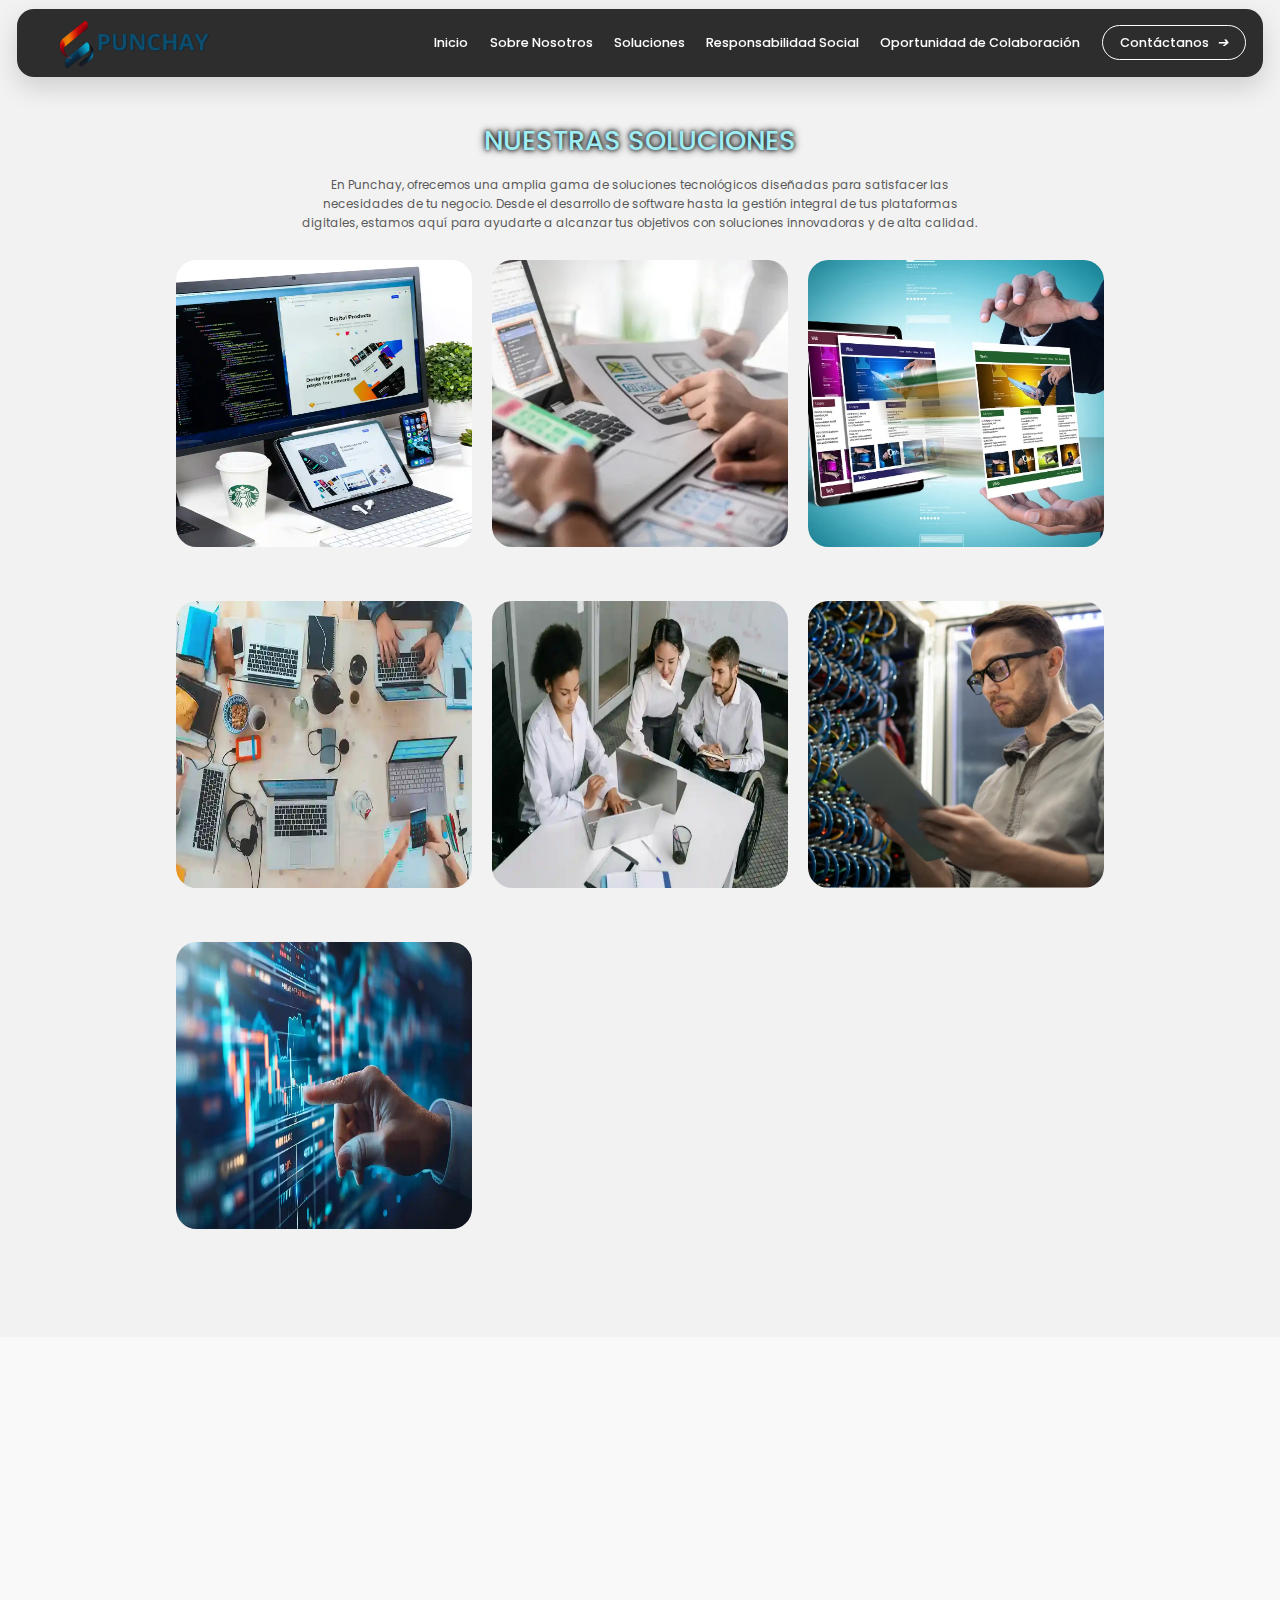
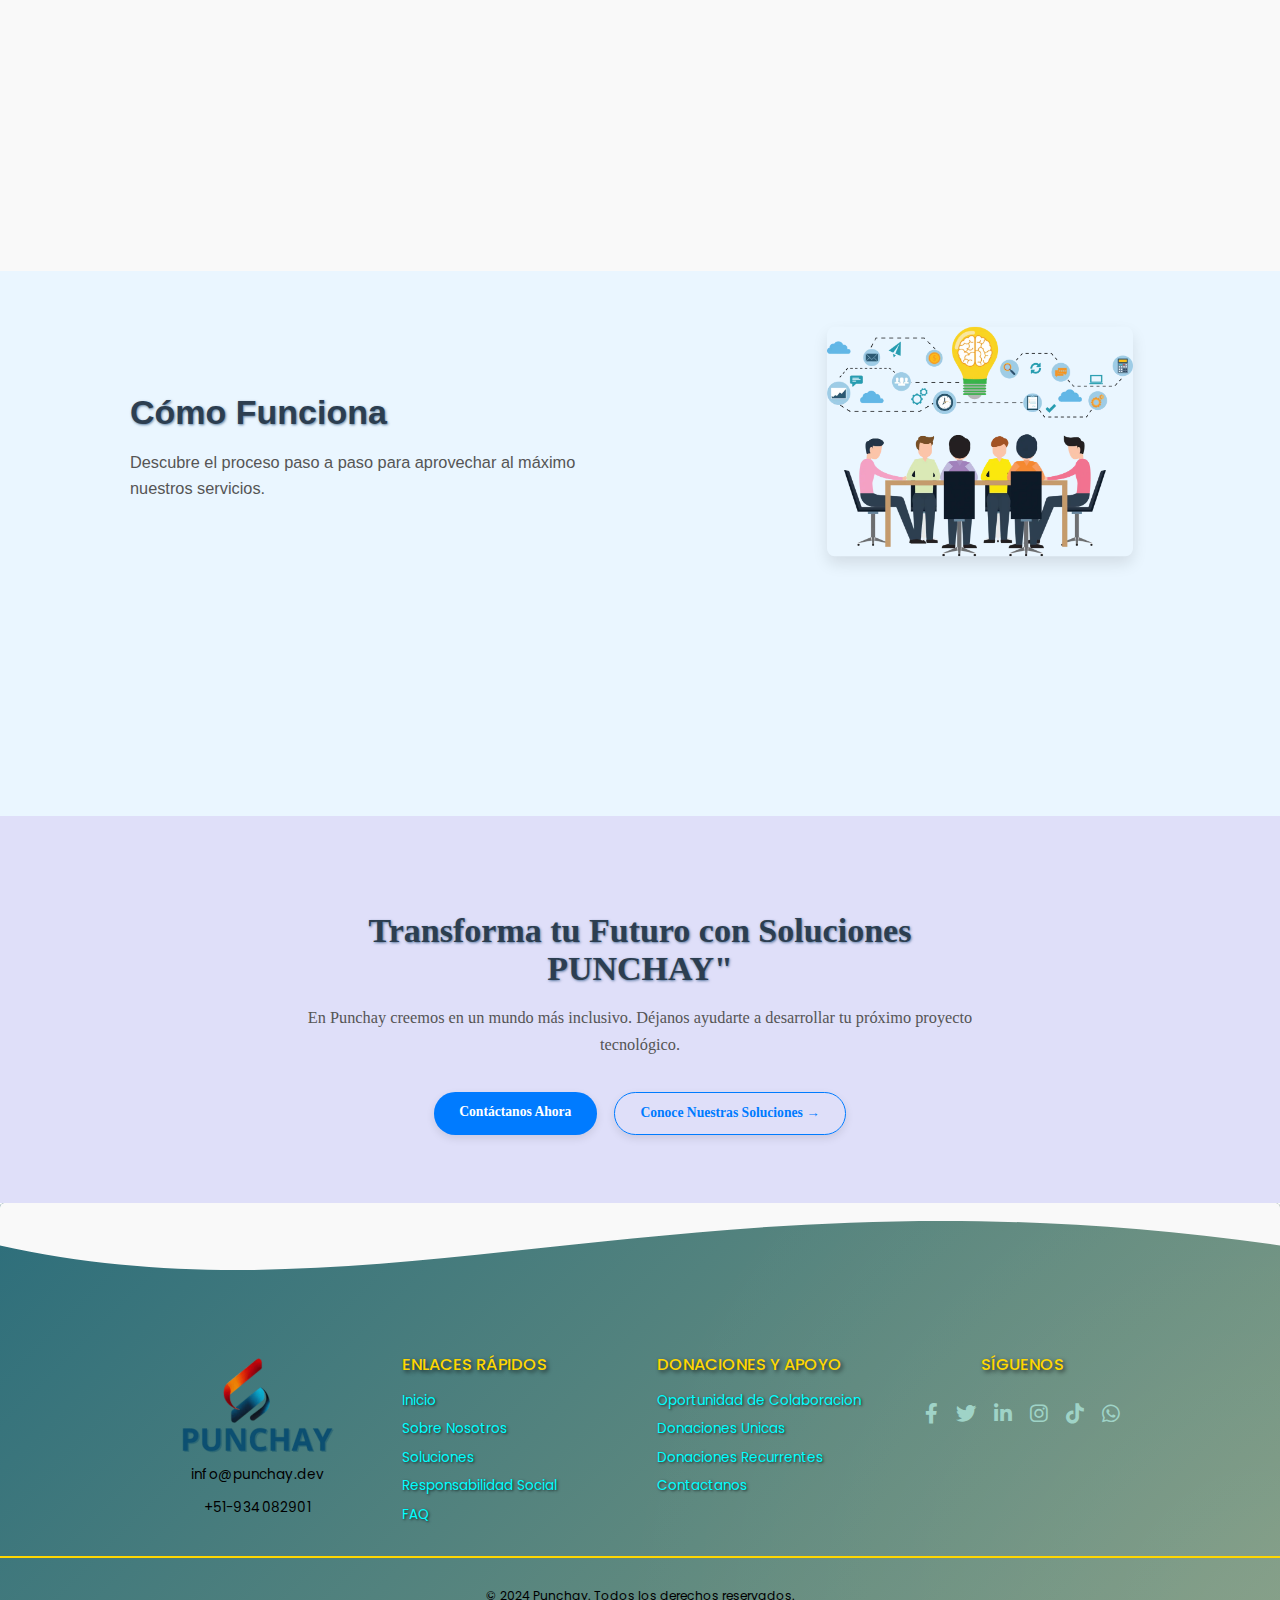
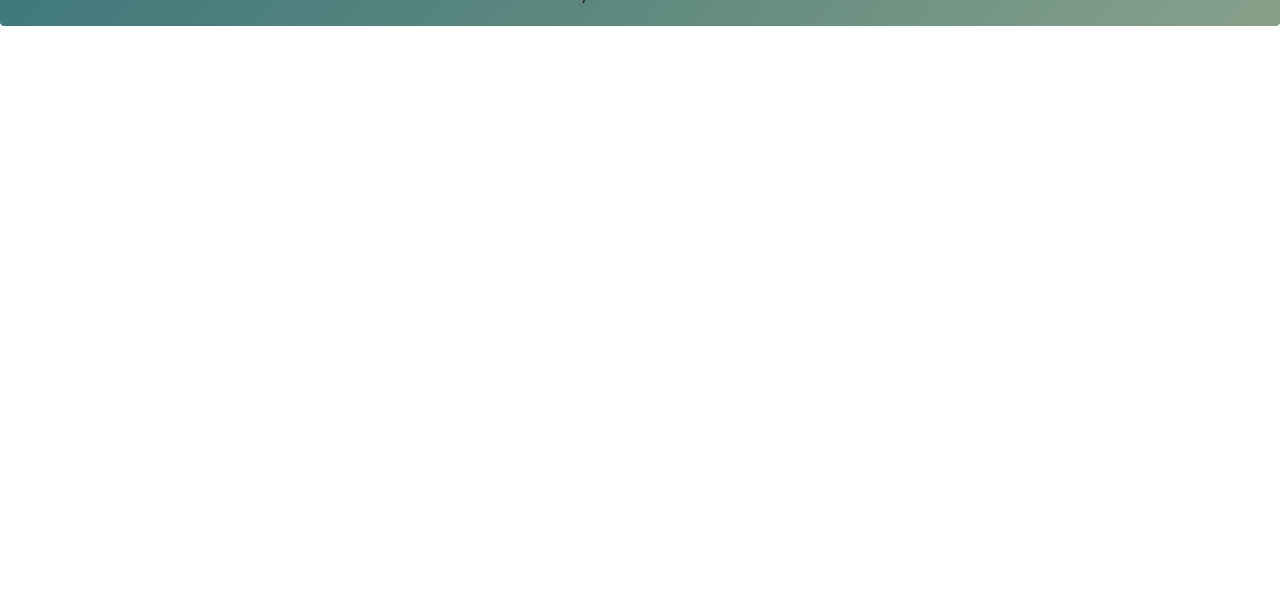
<file: Pages/Servicios.html>
<!DOCTYPE html>
<html lang="es">
<head>
  <meta charset="UTF-8">
  <meta name="description" content="Impulsamos la inclusión tecnológica con desarrollo de software, apps móviles, páginas web y consultorías. Apoyamos el crecimiento profesional de personas con discapacidad en un entorno accesible. ¡Únete y transforma el futuro!">
  <title>Soluciones</title>
  <link rel="icon" href="../assets/img/logos/logo.png">
  <link href="https://fonts.googleapis.com/css2?family=Poppins:wght@400;500;600&family=Roboto:wght@400;500&display=swap" rel="stylesheet">
  <link href="https://fonts.googleapis.com/css2?family=Playfair+Display:wght@400;500;700&display=swap" rel="stylesheet">
  <link rel="stylesheet" href="https://cdnjs.cloudflare.com/ajax/libs/font-awesome/6.0.0/css/all.min.css">
  <meta name="viewport" content="width=device-width, initial-scale=1.0">
  <link rel="stylesheet" href="../assets/stilos/estilo.css">
  <link rel="stylesheet" href="../assets/stilos/general.css">
  <link rel="stylesheet" href="../assets/stilos/servicios.css">
</head>
<body>

<header>
  <nav class="navbar">
    <!-- Logo -->
    <a href="../index.html" class="logo-container">
      <img src="../assets/img/logos/nav.webp" alt="Logo Punchay" class="logo">

    </a>

    <!-- Botón menú hamburguesa -->
    <button class="menu-toggle" aria-label="Abrir menú" aria-expanded="false">
      &#9776; <!-- Ícono de hamburguesa -->
    </button>

    <!-- Menú de navegación -->
    <ul class="nav-links">
      <li><a href="../index.html">Inicio</a></li>
      <li><a href="SobreNosotros.html">Sobre Nosotros</a></li>
      <li><a href="Servicios.html">Soluciones</a></li>
      <li><a href="ResponsabilidadSocial.html">Responsabilidad Social</a></li>
      <li><a href="OportunidaddeColaboración.html">Oportunidad de Colaboración</a></li>
      <li>
        <a href="Contacto.html" class="contact-link">
          Contáctanos <i class="icon-arrow">&#10132;</i>
        </a>
      </li>
    </ul>

   </nav>
</header>

<!---------Seccion 1-------->
<section class="cards-section">
  <div class="container">
    <!-- Cabecera de la sección -->
    <header class="cards-section__header">
      <h1 class="cards-section__title">NUESTRAS SOLUCIONES</h1>
      <p class="cards-section__description">
        En Punchay, ofrecemos una amplia gama de soluciones tecnológicos diseñadas para satisfacer las necesidades de tu negocio.
        Desde el desarrollo de software hasta la gestión integral de tus plataformas digitales, estamos aquí para ayudarte a alcanzar
        tus objetivos con soluciones innovadoras y de alta calidad.
      </p>
    </header>

    <!-- Contenedor de tarjetas -->
    <div class="card__container">
      <!-- Tarjeta 1 -->
      <article class="card__article">
        <img src="../assets/img/servicios/porsicaso_11zon.webp" alt="Vancouver Mountains" class="card__img">
        <div class="card__data">
          <h2 class="card__title">Desarrollo de Software Avanzado</h2>
          <span class=" card__description">Creamos soluciones de software a medida que se adaptan a las necesidades específicas de tu negocio, garantizando una experiencia de usuario excepcional.</span>
        </div>
      </article>

      <!-- Tarjeta 2 -->
      <article class="card__article">
        <img src="../assets/img/servicios/Desarrollo%20de%20apps_11zon.webp" alt="Poon Hill, Nepal" class="card__img">
        <div class="card__data">
          <h2 class="card__title" >Desarrollo de Aplicaciones Móviles</h2>
          <span class="card__description">Diseñamos aplicaciones móviles para iOS y Android que ofrecen una experiencia de usuario fluida y moderna,
            asegurando los más altos estándares de calidad.</span>
        </div>
      </article>

      <!-- Tarjeta 3 -->
      <article class="card__article">
        <img src="../assets/img/servicios/Diseño%20Webs%20.webp" alt="Bojcin Forest, Serbia" class="card__img">
        <div class="card__data">
          <h2 class="card__title" >Creación de Páginas Web</h2>
          <span class="card__description">Desarrollamos sitios web atractivos, funcionales y fáciles de usar, optimizados para un rendimiento eficiente y una navegación sin complicaciones.</span>
        </div>
      </article>

      <!-- Tarjeta 4 -->
      <article class="card__article">
        <img src="../assets/img/servicios/consultoria-en-administracion-de-pagina_11zon_11zon%20(1).webp" alt="Aurora Borealis" class="card__img">
        <div class="card__data">
          <h2 class="card__title" >Consultoría en Administración de Páginas Web</h2>
          <span class="card__description">Ofrecemos consultoría para la administración de tus páginas web, incluyendo actualización de certificados SSL, correos electrónicos corporativos, y medidas de seguridad.</span>
        </div>
      </article>

      <!-- Tarjeta 5 -->
      <article class="card__article">
        <img src="../assets/img/servicios/consultoria-en-acesibilidad_11zon_11zon.webp" alt="Sahara Desert" class="card__img">
        <div class="card__data">
          <h2 class="card__title" >Consultoría en Accesibilidad</h2>
          <span class="card__description">Te ayudamos a mejorar la accesibilidad de tus plataformas digitales para que sean inclusivas y cumplan con las normativas vigentes.</span>
        </div>
      </article>

      <!-- Tarjeta 6 -->
      <article class="card__article">
        <img src="../assets/img/servicios/services%20(3).webp" alt="Amazon Rainforest" class="card__img">
        <div class="card__data">
          <h2 class="card__title" >Soporte y Mantenimiento</h2>
          <span class="card__description">Ofrecemos soporte técnico continuo y mantenimiento para asegurar que tus soluciones tecnológicas funcionen sin problemas.</span>
        </div>
      </article>

      <!-- Tarjeta 7 -->
      <article class="card__article">
        <img src="../assets/img/servicios/innovación-y-desarrollo-tecnologico%20(1).webp" alt="Grand Canyon" class="card__img">
        <div class="card__data">
          <h2 class="card__title" >Innovación y Desarrollo Tecnológico</h2>
          <span class="card__description">Implementamos tecnologías emergentes, como inteligencia artificial y machine learning, para mantener tus soluciones a la vanguardia..</span>
        </div>
      </article>
    </div>
  </div>
</section>


<!---------Fin Seccion 1---------->

<!------------Seccion 2---------------->
<section class="features-section">
  <div class="features-container">
    <div class="feature-item">
      <div class="feature-icon">
        <i class="fa-solid fa-brain"></i>
      </div>
      <h3>Innovación Continua</h3>
      <p>Nos mantenemos a la vanguardia con las últimas tendencias tecnológicas.</p>
    </div>
    <div class="feature-item">
      <div class="feature-icon">
        <i class="fa-solid fa-cogs"></i>
      </div>
      <h3>Eficiencia Operativa</h3>
      <p>Optimizamos procesos para maximizar la productividad.</p>
    </div>
    <div class="feature-item">
      <div class="feature-icon">
        <i class="fa-solid fa-shield-alt"></i>
      </div>
      <h3>Seguridad Integral</h3>
      <p>Protegemos tus datos con las mejores prácticas de seguridad.</p>
    </div>
    <div class="feature-item">
      <div class="feature-icon">
        <i class="fa-solid fa-chart-line"></i>
      </div>
      <h3>Crecimiento Empresarial</h3>
      <p>Impulsamos el crecimiento de tu negocio con soluciones tecnológicas.</p>
    </div>
    <div class="feature-item">
      <div class="feature-icon">
        <i class="fa-solid fa-mobile-alt"></i>
      </div>
      <h3>Adaptabilidad Móvil</h3>
      <p>Nuestras soluciones son completamente móviles y accesibles.</p>
    </div>
    <div class="feature-item">
      <div class="feature-icon">
        <i class="fa-solid fa-rocket"></i>
      </div>
      <h3>Rendimiento Óptimo</h3>
      <p>Aseguramos un rendimiento excepcional en todas nuestras plataformas.</p>
    </div>
  </div>
</section>
<!------------Fin Seccion 2---------------->

<!----------------Seccion 3-------------------------->
<section class="process-section">
  <div class="process-container">
    <div class="process-header">
      <div class="process-text">
        <h2>Cómo Funciona</h2>
        <p>Descubre el proceso paso a paso para aprovechar al máximo nuestros servicios.</p>
      </div>
      <img src="../assets/img/servicios/proces.webp" class= "process-image">
    </div>
    <div class="process-steps">
      <div class="step">
        <div class="step-header">
          <div class="step-icon">
            <span>01</span>
          </div>
          <hr>
        </div>
        <div class="step-content">
          <h3>Análisis de Necesidades</h3>
          <p>Identificamos tus necesidades específicas para ofrecer soluciones personalizadas.</p>
        </div>
      </div>
      <div class="step">
        <div class="step-header">
          <div class="step-icon">
            <span>02</span>
          </div>
          <hr>
        </div>
        <div class="step-content">
          <h3>Desarrollo Personalizado</h3>
          <p>Creamos soluciones a medida que se adaptan a tu negocio.</p>
        </div>
      </div>
      <div class="step">
        <div class="step-header">
          <div class="step-icon">
            <span>03</span>
          </div>
          <hr>
        </div>
        <div class="step-content">
          <h3>Implementación y Soporte</h3>
          <p>Implementamos las soluciones y brindamos soporte continuo.</p>
        </div>
      </div>
    </div>
  </div>
</section>
<!----------------Fin Seccion 3--------------------------->
<!----------------Seccion 4-------------------------->
<section>
  <div class="call-to-action">
    <div class="call-to-action-content">
      <h2>Transforma tu Futuro con Soluciones PUNCHAY"</h2>
      <p>
        En Punchay creemos en un mundo más inclusivo. Déjanos ayudarte a desarrollar tu próximo proyecto tecnológico.
      </p>
      <div class="call-to-action-buttons">
        <a href="Contacto.html" class="btn-primary">Contáctanos Ahora</a>
        <a href="Servicios.html" class="btn-secondary">Conoce Nuestras Soluciones →</a>
      </div>
    </div>
  </div>
</section>
<!----------------Fin Seccion 4-------------------------->

<!----FOOTER------>
<footer class="footer__container">
  <div style="height: 150px; overflow: hidden;" ><svg viewBox="0 0 500 150" preserveAspectRatio="none" style="height: 100%; width: 100%;"><path d="M0.00,49.98 C149.99,150.00 271.49,-49.98 500.00,49.98 L500.00,0.00 L0.00,0.00 Z" style="stroke: none; fill: #f9f9f9;"></path></svg></div>
 <div class="footer__content">
    <div class="footer__logo">
      <a href="../index.html"><img src="../assets/img/logos/foot.webp" alt="Punchay Logo">
      </a>
      <p class="textfoot">info@punchay.dev</p>
      <p class="txtfoot">+51-934082901</p>
    </div>
    <div class="footer__links">
      <h4>Enlaces Rápidos</h4>
      <ul>
        <li><a href="../index.html">Inicio</a></li>
        <li><a href="SobreNosotros.html">Sobre Nosotros</a></li>
        <li><a href="Servicios.html">Soluciones</a></li>
        <li><a href="ResponsabilidadSocial.html">Responsabilidad Social</a></li>
        <li><a href="Faqs.html">FAQ</a></li>
      </ul>
    </div>
    <div class="footer__services">
      <h4>Donaciones y Apoyo</h4>
      <ul>
        <li><a href="OportunidaddeColaboración.html">Oportunidad de Colaboracion</a></li>
        <li><a href="https://www.paypal.com/donate?hosted_button_id=4XLEY7KZ55W9N">Donaciones Unicas</a></li>
        <li><a href="https://www.paypal.com/donate?hosted_button_id=4XLEY7KZ55W9N">Donaciones Recurrentes</a></li>
        <li><a href="Contacto.html">Contactanos</a></li>

      </ul>
    </div>

   <div class="footer__social">
     <h4>Síguenos</h4>
     <div class="social__icons">
       <a href="https://www.facebook.com/profile.php?id=61572802040926"><i class="fab fa-facebook-f"></i></a>
       <a href="https://x.com/PUNCHAY2025"><i class="fab fa-twitter"></i></a>
        <a href="https://www.linkedin.com/in/punchay-s-a-c-b49723349/"><i class="fab fa-linkedin-in"></i></a>
        <a href="https://www.instagram.com/punchaygroup/"><i class="fab fa-instagram"></i></a>
       <a href="https://tiktok.com/@punchay3"><i class="fab fa-tiktok"></i></a>
       <a href="https://wa.me/51934082901" target="_blank">
         <i class="fab fa-whatsapp"></i>
       </a>
     </div>
   </div>

  </div>
  <div class="footer__bottom">
    <p>&copy; 2024 Punchay. Todos los derechos reservados.</p>
  </div>
</footer>
<!----FIN FOOTER------>

</body>
<script src="../assets/js/nav.js"></script>
<script src="../assets/js/servicios.js"></script>

</html>
</file>
<file: assets/stilos/estilo.css>
/* Barra de navegación flotante con posición dinámica */
.navbar {
    position: fixed !important;
    top: 10px !important;
    left: 20px !important;
    right: 20px !important;
    z-index: 1000;
    transform: none !important;
    background-color: rgba(23, 23, 23, 0.9);
    backdrop-filter: blur(0px);
    height: 80px;
    display: flex;
    align-items: center;
    justify-content: space-between;
    padding: 15px 20px;
    border-radius: 20px;
    box-shadow: 0 12px 30px rgba(0, 0, 0, 0.15);
    z-index: 1000;
    font-family: 'Poppins', sans-serif;
    transition: background-color 0.3s ease, backdrop-filter 0.3s ease, transform 0.3s ease;
}

/* Efecto al hacer scroll */
.navbar.scrolled {
    background-color: rgba(43, 43, 43, 0.7);
    backdrop-filter: blur(5px);
    box-shadow: 0 6px 20px rgba(0, 0, 0, 0.25);
    transform: translateY(0);
}

/* Logo */
/* Contenedor del logo */
/* Contenedor del logo */
.logo-container {
    display: flex;
    align-items: center;
    justify-content: center; /* Asegura que el logo esté centrado */
    text-decoration: none;
    color: white;
    gap: 15px;
}

/* Imagen del logo */
.logo {
    height: 80px; /* Incrementa el tamaño */
    width: auto; /* Conserva la proporción natural */
    max-width: none; /* Elimina cualquier límite */
    transition: transform 0.3s ease-in-out, filter 0.3s ease; /* Añade un efecto suave */
}

/* Efecto hover */
.logo:hover {
    transform: scale(1.2); /* Aumenta el tamaño al pasar el cursor */
}


/* Texto del logo */
.logo-text {
    font-family: 'Playfair Display', serif;
    font-size: 24px;
    font-weight: 700;
    margin: 0;
    color: white;
    text-transform: uppercase;
    letter-spacing: 1.5px;
    line-height: 1.2;
}

/* Animaciones */
.logo-container:hover .logo-text {
    color: #00BF7D;
    transform: scale(1.1);
    transition: all 0.3s ease;
}

.logo-container:hover .logo {
    transform: scale(1.2);
    transition: all 0.3s ease;
}

/* Enlaces de navegación */
.nav-links {
    display: flex;
    align-items: center;
    list-style: none;
    gap: 25px; /* Espaciado uniforme entre los enlaces */
    margin: 0;
    padding: 0;
    flex-grow: 1; /* Ocupa todo el espacio restante entre el logo y el selector */
    justify-content: flex-end; /* Alinea los enlaces hacia la derecha */
}

.nav-links a {
    color: white;
    text-decoration: none;
    font-size: 15px; /* Tamaño compacto */
    font-weight: 500;
    white-space: nowrap; /* Evita saltos de línea */
    position: relative;
    transition: color 0.3s ease, transform 0.3s ease;
}

.nav-links a:hover {
    color: #10C8E0;
    transform: translateY(-3px);
}

.nav-links a::after {
    content: '';
    position: absolute;
    bottom: -3px;
    left: 0;
    width: 100%;
    height: 2px;
    background-color: #ef6705;
    transform: scaleX(0);
    transition: transform 0.3s ease;
}

.nav-links a:hover::after {
    transform: scaleX(1);
}

/* Botón Contáctanos */
.nav-links .contact-link {
    background: transparent;
    color: white;
    padding: 8px 20px;
    border-radius: 25px;
    border: 2px solid #ffffff;
    display: flex;
    align-items: center;
    justify-content: center;
    gap: 10px;
    transition: transform 0.3s ease, background-color 0.3s ease;
}

.nav-links .contact-link:hover {
    background: rgba(255, 255, 255, 0.1);
    transform: scale(1.1);
}

.nav-links .contact-link i {
    font-size: 16px;
    color: white;
    transition: transform 0.3s ease;
}

.nav-links .contact-link:hover i {
    transform: translateX(5px);
}
.nav-links.active {
    display: flex;
    opacity: 1;
    transform: scaleY(1); /* Animación fluida de apertura */
}

/* Ocultamos desplazamiento al abrir el menú */
body.menu-open {
    overflow: hidden;
}

body.deuteranopia .navbar,
body.protanopia .navbar,
body.tritanopia .navbar {
    position: fixed !important;
    top: 10px !important;
    left: 20px !important;
    right: 20px !important;
}
/* Selector de modo de color */
.color-mode-container {
    position: static; /* Asegura que no afecte el layout */
    margin-left: 20px;
}

.color-mode-select {
    padding: 8px;
    border-radius: 10px;
    border: 1px solid #777;
    background: linear-gradient(to right, #ffffff, #e6f7ff);
    font-size: 0.9rem;
    color: #333;
    transition: all 0.3s ease-in-out;
    box-shadow: 0 2px 5px rgba(0, 0, 0, 0.15);
    cursor: pointer;
    width: 150px;
    outline: none;
}

.color-mode-select:hover {
    background: linear-gradient(to right, #e6f7ff, #b3e0ff);
    border-color: #555;
    box-shadow: 0 4px 8px rgba(0, 0, 0, 0.25);
}

.color-mode-select:focus {
    border-color: #007BFF;
    box-shadow: 0 0 8px rgba(0, 123, 255, 0.5);
}

body.deuteranopia {
    filter: grayscale(80%) contrast(1.2) brightness(1.1);
}

body.protanopia {
    filter: grayscale(50%) sepia(20%) saturate(1.2) hue-rotate(-30deg);
}

body.tritanopia {
    filter: grayscale(50%) sepia(20%) saturate(1.2) hue-rotate(90deg);
}

body.normal {
    filter: none;
}

/* Ocultamos menú hamburguesa en pantallas grandes */
.menu-toggle {
    display: none; /* Oculto por defecto en pantallas grandes */
    background: none;
    border: none;
    color: white;
    font-size: 24px;
    cursor: pointer;
    z-index: 1100;
}

/* Responsivo */
@media screen and (max-width: 768px) {
    .menu-toggle {
        display: block; /* Mostrar botón hamburguesa */
    }

    .nav-links {
        display: none; /* Ocultar menú inicialmente */
        flex-direction: column; /* Cambiar a formato vertical */
        align-items: center;
        position: absolute;
        top: 70px;
        left: 20px;
        right: 20px;
        background-color: #0c0c0c;
        border-radius: 15px;
        box-shadow: 0 4px 15px rgba(0, 0, 0, 0.3);
        padding: 15px 0;
        gap: 15px;
        z-index: 999;
        transition: all 0.3s ease;
    }

    .nav-links.active {
        display: flex; /* Mostrar menú al activar */
    }

    .logo-text {
        font-size: 16px;
    }

    .color-mode-container {
        margin-top: 10px; /* Mover selector debajo del menú */
    }
}

/* Pantallas muy pequeñas (<480px) */
@media screen and (max-width: 480px) {
    .navbar {
        padding: 10px 15px;
    }

    .logo {
        max-height: 60px;
    }

    .logo-text {
        font-size: 14px;
    }

    .nav-links a {
        font-size: 14px;
    }

    .color-mode-select {
        width: 90%; /* Ajustar el ancho del selector */
        font-size: 14px;
    }
}


/* Importar una fuente moderna desde Google Fonts */
@import url('https://fonts.googleapis.com/css2?family=Poppins:wght@300;400;500;700&display=swap');

/* Estilo general del footer */
.footer__container {



    background-color: rgba(0, 0, 0, 0.3); /* Sutil fondo para títulos */
    padding: 5px 10px;
    border-radius: 5px;


    padding: 0px 0px 10px 0px;
    font-family: 'Poppins', sans-serif; /* Nueva fuente */
    transition: background 0.5s ease-in-out; /* Efecto suave al cambiar el fondo */
    position: relative;
    overflow: hidden;
    z-index: 0;
}

/* Fondo animado: partículas y gradiente animado */
.footer__container::before {
    content: '';
    position: absolute;
    top: 0;
    left: 0;
    width: 100%;
    height: 100%;
    background: linear-gradient(135deg, #2d6e7b, #d1c788, #814DE5);
    background-size: 400% 400%; /* Gradiente animado más dinámico */
    animation: gradientMove 10s infinite alternate; /* Gradiente cambia de color */
    z-index: -2;
}

.footer__container::after {
    content: '';
    position: absolute;
    top: 0;
    left: 0;
    width: 200%;
    height: 200%;
    background: radial-gradient(circle, rgba(255, 255, 255, 0.1) 5%, transparent 50%);
    animation: particleMove 15s infinite ease-in-out; /* Efecto de partículas suaves */
    z-index: -1;
    opacity: 0.6;
}

/* Logo y enlace del logo */
.logo-link {
    display: flex;
    flex-direction: column;
    align-items: center;
    text-decoration: none;
    color: inherit;
    position: relative;
    z-index: 1;
}

.logo-link img {
    display: block;
    width: 300px; /* Cambia este valor para ajustar el tamaño */
    height: auto; /* Conserva la proporción */
    margin: 0 auto;
    transition: transform 0.3s ease-in-out, filter 0.3s ease;
}



.logo-link img:hover {
    transform: scale(1.2); /* Agrandar ligeramente el logo al pasar el mouse */
    filter: drop-shadow(0px 4px 6px rgba(255, 255, 255, 0.5));
}

.paf {
    margin-top: 30px;
    text-decoration: none;
    color: inherit;
    font-size: 1.5rem;
    font-weight: 700;
    letter-spacing: 2px;
    text-transform: uppercase;
    transition: color 0.3s ease, text-shadow 0.3s ease; /* Efecto de sombra y color */
}

.paf:hover {
    color: #000000; /* Cambia a dorado */
    text-shadow: 0px 4px 6px rgba(255, 255, 255, 0.5); /* Brillo en el texto */
}

/* Contenedor principal */
.footer__content {
    display: grid;
    grid-template-columns: repeat(auto-fit, minmax(200px, 1fr));
    gap: 40px;
    max-width: 1200px;
    margin: 0 auto;
    padding: 0 20px;
    position: relative;
    z-index: 1;
}

.footer__logo {
    display: flex;
    flex-direction: column;
    align-items: center;
    justify-content: center;
}

.footer__logo img {
    height: 150px;
    width: auto;
    display: block;
}

.footer__logo p {
    margin-top: 0; /* Ajusta o elimina el espacio entre el logo y el texto */
    font-size: 1em;
    color: #000000;
    text-align: center;
    letter-spacing: 0.5px;
}

/* Links y Servicios alineados a la izquierda */
.footer__links,
.footer__services {
    text-align: left; /* Alineación a la izquierda */
}

.footer__links h4,
.footer__services h4,
.footer__social h4 {
    margin-bottom: 15px;
    font-size: 1.2em;
    font-weight: 500;
    text-transform: uppercase; /* Todas las letras en mayúscula */



     /* Títulos en dorado */


color: #FFD700;
text-shadow: 2px 2px 5px rgba(0, 0, 0, 0.7);


}

.footer__links ul,
.footer__services ul {
    list-style: none;
    padding: 0;
}

.footer__links ul li,
.footer__services ul li {
    margin: 10px 0;
}

.footer__links ul li a,
.footer__services ul li a {


color: #00FFFF;
text-shadow: 1px 1px 3px rgba(0, 0, 0, 0.7);



    text-decoration: none;
    transition: color 0.3s ease, transform 0.2s ease;
    position: relative;
    font-size: 1rem;
}

.footer__services .especial a {
    font-weight: bold;
    color: #fff;
    background-color: #ff4500;
    padding: 5px 10px;
    border-radius: 5px;
    box-shadow: 0 0 10px rgba(255, 69, 0, 0.8);
    transition: all 0.3s ease-in-out;
}
.footer__services .especial a:hover {
    transform: scale(1.1);
}


.footer__links ul li a:hover {
    color: #ffd700; /* Cambia a dorado */
    transform: translateX(5px); /* Se desplaza un poco hacia la derecha */
}

/* Redes Sociales */
.footer__social {
    text-align: center;
}

.social__icons {
    display: flex;
    justify-content: center;
    gap: 1px;
}

.social__icons a {
    color: #9fd3c7;
    font-size: 1.5em;
    transition: color 0.3s ease, transform 0.3s ease;
    display: inline-block;
    border-radius: 50%;
    padding: 10px;
}

.social__icons a:hover {
    background-color: #ffd700; /* Fondo dorado */
    color: #4e4376; /* Cambia el color del ícono */
    transform: scale(1); /* Escalado más grande */
}

/* Pie de página */
.footer__bottom {
    text-align: center;
    margin-top: 20px;
    border-top: 3px solid #ffd700; /* Línea más visible y en dorado */
    padding-top: 20px;
    color: #000000;
    font-size: 0.9rem;
}

/* Animación del gradiente */
@keyframes gradientMove {
    0% {
        background-position: 0% 50%;
    }
    100% {
        background-position: 100% 50%;
    }
}

/* Animación de partículas */
@keyframes particleMove {
    0% {
        transform: translate(0, 0);
    }
    50% {
        transform: translate(-30px, -30px);
    }
    100% {
        transform: translate(0, 0);
    }
}

@media (max-width: 1024px) {
    .footer__content {
        gap: 15px;
        padding: 10px 15px;
    }
    .footer__logo img {
        height: 190px;
    }
    .footer__logo p {
        font-size: 1.1rem;
    }
}

@media (max-width: 768px) {
    .footer__content {
        grid-template-columns: 1fr;
        gap: 10px;
        padding: 10px;
    }
    .footer__logo p {
        font-size: 1rem;
    }
    .social__icons a {
        font-size: 1em;
        padding: 6px;
    }
}

@media (max-width: 480px) {
    .footer__logo img {
        height: 190px;
    }
    .footer__logo p {
        font-size: 0.9rem;
    }
    .footer__bottom {
        font-size: 0.7rem;
    }
    .social__icons a {
        font-size: 0.9em;
    }
}
</file>
<file: assets/stilos/general.css>
html, body {
    margin: 0;
    padding: 0;
    box-sizing: border-box;
}

body {
    zoom: 0.85;
}

*, *::before, *::after {
    box-sizing: inherit;
}
</file>
<file: assets/stilos/index.css>
/* Estilos para la burbuja flotante */
#translate-bubble {
    position: fixed;
    bottom: 20px;
    right: 20px;
    background: white;
    padding: 10px;
    border-radius: 20px;
    box-shadow: 0px 4px 6px rgba(0, 0, 0, 0.2);
    font-family: Arial, sans-serif;
    z-index: 9999;
    display: flex;
    align-items: center;
}

/* Estilo para el selector de idiomas */
#language-select {
    border: none;
    font-size: 16px;
    padding: 5px;
    cursor: pointer;
    background: transparent;
    outline: none;
}

/* Botón flotante */
#google_translate_container {
    position: fixed;
    bottom: 20px;
    right: 20px;
    width: 50px;
    height: 50px;
    background-color: white;
    border-radius: 50%;
    box-shadow: 0 0 10px rgba(0, 0, 0, 0.2);
    display: flex;
    align-items: center;
    justify-content: center;
    cursor: pointer;
    z-index: 9999;
}

#google_translate_container i {
    font-size: 24px;
    color: #333;
}

/* Oculta la barra fea de Google Translate */
.goog-te-banner-frame {
    display: none !important;
}

.goog-te-gadget {
    font-size: 0; /* Oculta el texto del selector */
}

/* Ocultar el marco emergente */
body > .skiptranslate {
    display: none !important;
}


/* Encapsular estilos solo dentro de .custom-slider-section */
.custom-slider-section * {
    margin: 0;
    padding: 0;
    box-sizing: border-box;
}

.custom-slider-section {
    height: 120vh;
    display: grid;
    place-items: center;
    overflow: hidden;
}

.custom-slider-section section {
    position: relative;
    width: 100%;
    height: 100%;
    box-shadow: 0 3px 10px rgba(81, 81, 81, 0.3);
}
.linkindex{
    text-decoration: none;
    color: #fff;
}
.linkindex:hover{
    color: #2c2cda;
}
.custom-slider-section .item {
    width: 300px;
    height: 300px;
    list-style-type: none;
    position: absolute;
    top: 50%;
    transform: translateY(-50%);
    z-index: 1;
    background-position: center;
    background-size: cover;
    border-radius: 20px;
    box-shadow: 0 20px 30px rgba(250, 250, 250, 0.3) inset;
    transition: transform 0.1s, left 0.75s, top 0.75s, width 0.75s, height 0.75s;
}
.custom-slider-section .item::after {
    content: ''; /* Genera una capa encima */
    position: absolute;
    top: 0;
    left: 0;
    width: 100%;
    height: 100%;
    background: rgba(43, 42, 42, 0.5); /* Capa oscura semi-transparente */
    backdrop-filter: blur(2px); /* Aplica un difuminado sutil */
    z-index: 1; /* Coloca la capa encima de la imagen */
    pointer-events: none; /* Permite interactuar con el contenido debajo */
}

.custom-slider-section .item:nth-child(1),
.custom-slider-section .item:nth-child(2) {
    left: 0;
    top: 0;
    width: 100%;
    height: 100%;
    transform: none;
    border-radius: 0;
    box-shadow: none;
    opacity: 1;
}

.custom-slider-section .item:nth-child(3) {
    left: 80%;
}

.custom-slider-section .item:nth-child(4) {
    left: calc(50% + 220px);
}

.custom-slider-section .item:nth-child(5) {
    left: calc(50% + 440px);
}

.custom-slider-section .item:nth-child(6) {
    left: calc(50% + 660px);
    opacity: 0;
}

.custom-slider-section .content {
    width: min(40vw, 5000px); /* Más ancho para mejorar la distribución del texto */
    position: absolute;
    z-index: 2; /* Coloca el contenido por encima de la capa oscura */

    top: 50%; /* Centrado verticalmente */
    left: 8rem; /* Espaciado desde el lado izquierdo */
    transform: translateY(-50%);
    font-family: "Helvetica", sans-serif; /* Fuente legible y moderna */
    color: white; /* Texto blanco */
    text-shadow: 0 2px 6px rgba(0, 0, 0, 0.6); /* Sombra más sutil para legibilidad */
    line-height: 1.8; /* Espaciado cómodo entre líneas */
    text-align: left; /* Alinea el texto a la izquierda (no justificado) */
    opacity: 0; /* Oculto por defecto */
    display: none; /* No visible inicialmente */
}

.custom-slider-section .content .title {
    font-family: "Arial Black", sans-serif; /* Fuente destacada */
    text-transform: uppercase; /* Texto en mayúsculas */
    font-size: 4rem; /* Tamaño equilibrado para destacar sin dominar */
    margin-bottom: 1.5rem; /* Espacio debajo del título */
    letter-spacing: 1px; /* Espaciado entre letras para claridad */
    color: #2c2cda; /* Azul vibrante */
}

.custom-slider-section .content .description {
    font-family: "Roboto", sans-serif; /* Fuente moderna para lectura */
    font-size: 1.3rem; /* Ajuste a un tamaño cómodo */
    line-height: 1.8; /* Mejor espaciado entre líneas */
    margin-bottom: 2rem; /* Espacio debajo de la descripción */
    color: #fdfefe ; /* Gris claro */
    text-shadow: 2px 2px 4px rgba(0, 0, 0, 0.8);
    text-align: left; /* Alineación lineal */
    word-wrap: break-word; /* Evita desbordamientos de texto */
}

.custom-slider-section .content button {
    display: inline-block;
    background-color: rgba(44, 44, 218, 0.8); /* Fondo azul con más opacidad */
    color: white; /* Texto blanco */
    font-family: "Roboto", sans-serif; /* Fuente moderna */
    font-weight: bold;
    font-size: 1rem; /* Tamaño cómodo del botón */
    padding: 1rem 2rem; /* Más relleno para destacar el botón */
    border: none; /* Elimina bordes adicionales */
    border-radius: 0.5rem; /* Bordes ligeramente redondeados */
    cursor: pointer;
    text-transform: uppercase; /* Texto en mayúsculas */
    transition: all 0.3s ease-in-out; /* Transiciones suaves */
    box-shadow: 0 4px 10px rgba(0, 0, 0, 0.2); /* Sombra para resaltar el botón */
}

.custom-slider-section .content button:hover {
    background-color: white; /* Fondo blanco al pasar el mouse */
    color: #2c2cda; /* Azul vibrante para el texto */
    transform: translateY(-3px); /* Efecto de elevación */
    box-shadow: 0 6px 12px rgba(0, 0, 0, 0.3); /* Sombra más pronunciada */
}

.custom-slider-section .item:nth-of-type(2) .content {
    display: block;
    animation: show 0.75s ease-in-out 0.3s forwards;
}

@keyframes show {
    0% {
        filter: blur(5px);
        transform: translateY(calc(-50% + 75px));
    }
    100% {
        opacity: 1;
        filter: blur(0);
    }
}

.custom-slider-section .nav {
    position: absolute;
    bottom: 2rem;
    left: 50%;
    transform: translateX(-50%);
    z-index: 5;
    user-select: none;
}

.custom-slider-section .nav .btn {
    background-color: rgba(255, 255, 255, 0.5);
    color: rgba(0, 0, 0, 0.7);
    border: 2px solid rgba(0, 0, 0, 0.6);
    margin: 0 0.25rem;
    padding: 0.75rem;
    border-radius: 50%;
    cursor: pointer;
}

.custom-slider-section .nav .btn:hover {
    background-color: rgba(255, 255, 255, 0.3);
}

/* Adaptaciones para dispositivos medianos */
/* 📌 Estilos para dispositivos pequeños (Móviles) */
@media (max-width: 650px) {
    .custom-slider-section .content {
        width: 90%;
        left: 50%;
        transform: translateX(-50%);
        padding: 1.5rem; /* Más espacio para que no se vea apretado */
        text-align: center; /* Centrar texto */
        margin-top: -80px;
        position: absolute;
        top: 20%;
    }

    .custom-slider-section .content .title {
        font-size: 2.8rem; /* 🔥 Aún más grande para destacar */
        font-weight: bold; /* Hacerlo más grueso */
        margin-bottom: 1rem;
    }

    .custom-slider-section .content .description {
        font-size: 1.3rem; /* 🔥 Texto mucho más grande */
        line-height: 1.8; /* Mejor separación entre líneas */
    }

    .custom-slider-section .content button {
        font-size: 1.2rem; /* 🔥 Botón más llamativo */
        padding: 1rem 1.8rem; /* Aumentar tamaño del botón */
        font-weight: bold;
    }

    /* Ajustes para el slider */
    .custom-slider-section .item {
        width: 90%; /* Aprovechar más el espacio */
        height: auto;
    }

    .custom-slider-section .item:nth-child(3) {
        left: 50%;
        transform: translateX(-50%);
    }

    .custom-slider-section .item:nth-child(4),
    .custom-slider-section .item:nth-child(5),
    .custom-slider-section .item:nth-child(6) {
        left: calc(50% + 120px);
    }
}

/* 📌 Estilos para dispositivos medianos (Tablets) */
@media (max-width: 650px) {
    .custom-slider-section .content {
        width: 90%;
        left: 50%;
        transform: translateX(-50%);
        padding: 1rem; /* 🔧 Reducimos un poco el padding */
        margin-top: -20px; /* 🔥 Subimos el contenido */
        text-align: center;
    }

    .custom-slider-section .content .title {
        font-size: 2.8rem;
        font-weight: bold;
        margin-bottom: 0.7rem;
    }

    .custom-slider-section .content .description {
        font-size: 1.3rem;
        line-height: 1.8;
    }

    .custom-slider-section .content button {
        font-size: 1.2rem;
        padding: 1rem 1.8rem;
        font-weight: bold;
    }

    /* Ajustes para el slider */
    .custom-slider-section .item {
        width: 85%;
        height: auto;
    }

    .custom-slider-section .item:nth-child(3) {
        left: 50%;
        transform: translateX(-50%);
    }

    .custom-slider-section .item:nth-child(4),
    .custom-slider-section .item:nth-child(5),
    .custom-slider-section .item:nth-child(6) {
        left: calc(50% + 120px);
    }
}

/*seccion 2*/

.icon-x {
    font-family: "Poppins", sans-serif; /* Fuente moderna */
    font-weight: bold;
    font-size: 24px;
    color: #ffffff;
    text-transform: uppercase;
    letter-spacing: 1px;
}

/* Contenedor Principal */
.wave-slider {
    position: relative;
    width: 100%;
    height: 70vh;
    overflow: hidden;
    display: flex;
    align-items: center;
    justify-content: center;
    background: linear-gradient(to bottom right, #e6ffe6, #ccffcc); /* Fondo gradiente sutil */
    font-family: "Poppins", sans-serif; /* Fuente para todo el slider */
    box-shadow: 0 10px 20px rgba(0, 0, 0, 0.2);
}

/* Elementos decorativos flotantes */
.wave-slider::before, .wave-slider::after {
    content: '';
    position: absolute;
    width: 200px;
    height: 200px;
    background: rgba(0, 255, 128, 0.1);
    border-radius: 50%;
    animation: float 10s ease-in-out infinite;
    z-index: 0;
}

.wave-slider::before {
    top: 10%;
    left: 20%;
    animation-delay: 0s;
}

.wave-slider::after {
    bottom: 10%;
    right: 25%;
    animation-delay: 5s;
}

/* Animación flotante */
@keyframes float {
    0%, 100% {
        transform: translateY(0) scale(1);
    }
    50% {
        transform: translateY(-20px) scale(1.1);
    }
}

/* Cada Slide */
.wave-slide {
    position: absolute;
    top: 0;
    left: 0;
    width: 100%;
    height: 100%;
    display: flex;
    align-items: center;
    justify-content: space-between;
    opacity: 0;
    transform: translateX(100%);
    transition: transform 1s ease, opacity 1s ease;
    z-index: 1;
}

.wave-slide.active {
    opacity: 1;
    transform: translateX(0);
}

/* Contenido del Slide */
.wave-content {
    position: relative;
    z-index: 2;
    max-width: 50%;
    padding: 0 5%;
    text-align: left;
}

.wave-content h1 {
    font-size: 2.9rem;
    margin-bottom: 15px;
    color: #002f5f;
    font-family: "Montserrat", sans-serif;
    letter-spacing: 1.5px;
    text-shadow: 0 4px 10px rgba(0, 0, 0, 0.1);
    transition: transform 0.3s ease, color 0.3s ease;
}

.wave-content h1:hover {
    transform: scale(1.1);
    color: #00466B;
}

.wave-content h2 {
    font-size: 1.7rem;
    margin-bottom: 20px;
    color: #00567A;
    font-family: "Roboto", sans-serif;
    letter-spacing: 1px;
}

.wave-content p {
    font-size: 1.2rem;
    line-height: 1.8;
    color: #555;
    font-family: "Open Sans", sans-serif;
    margin-bottom: 20px;
}

/* Imagen con Forma Ondulada */
.wave-image {
    position: relative;
    width: 50%;
    height: 100%;
    overflow: hidden;
    clip-path: polygon(0 0, 100% 0, 100% 100%, 20% 100%);
    z-index: 1;
}

.wave-image img {
    width: 100%;
    height: 100%;
    object-fit: cover;
    transition: transform 1s ease, filter 0.5s ease;
    filter: brightness(80%);
}

.wave-slide.active .wave-image img:hover {
    transform: scale(1.1);
    filter: brightness(100%);
}

/* Navegación */
.wave-navigation {
    position: absolute;
    bottom: 5%;
    display: flex;
    justify-content: center;
    gap: 15px;
    z-index: 3;
}

.nav-btn {
    width: 15px;
    height: 15px;
    border-radius: 50%;
    background: #ccc;
    border: none;
    cursor: pointer;
    transition: background 0.3s ease, transform 0.3s ease;
    box-shadow: 0 2px 5px rgba(0, 0, 0, 0.2);
}

.nav-btn:hover {
    transform: scale(1.2);
    background: #80d8ff;
}

.nav-btn.active {
    background: #0099cc;
    box-shadow: 0 4px 8px rgba(0, 0, 0, 0.3);
}

/* 📌 Responsivo para Tablets Grandes (769px a 1024px) */
/* 📌 RESPONSIVO PARA PANTALLAS GRANDES (OCULTAR IMAGEN A PARTIR DE 1024px) */
@media (max-width: 1024px) {
    .wave-image {
        display: none !important; /* 🔥 La imagen desaparece en 1024px o menos */
    }
}

/* 📌 RESPONSIVO PARA TABLETS GRANDES (769px - 1024px) */
@media (max-width: 1024px) and (min-width: 769px) {
    .wave-content {
        max-width: 80%;
        text-align: center;
        margin: 0 auto;
        padding: 1.5rem;
    }

    .wave-content h1 {
        font-size: 3.2rem;
        margin-bottom: 1rem;
    }

    .wave-content h2 {
        font-size: 2rem;
        margin-bottom: 0.7rem;
    }

    .wave-content p {
        font-size: 1.2rem;
        line-height: 1.7;
        margin-bottom: 1.5rem;
    }
}

/* 📌 RESPONSIVO PARA TABLETS (HASTA 768px) */
@media (max-width: 768px) {
    .wave-content {
        max-width: 90%;
        text-align: center;
        margin: 0 auto;
        padding: 1rem;
    }

    .wave-content h1 {
        font-size: 3rem;
        margin-bottom: 0.8rem;
    }

    .wave-content h2 {
        font-size: 1.8rem;
        margin-bottom: 0.6rem;
    }

    .wave-content p {
        font-size: 1rem;
        line-height: 1.6;
        margin-bottom: 1.5rem;
    }
}

/* 📌 RESPONSIVO PARA MÓVILES (HASTA 650px) */
@media (max-width: 650px) {
    .wave-container {
        display: flex !important;
        flex-direction: column-reverse !important;
        align-items: center;
        justify-content: center;
        text-align: center;
        width: 100%;
    }

    .wave-content {
        max-width: 95%;
        padding: 1rem;
    }

    .wave-content h1 {
        font-size: 2.5rem;
        font-weight: bold;
        margin-bottom: 0.8rem;
    }

    .wave-content h2 {
        font-size: 1.5rem;
        margin-bottom: 0.6rem;
    }

    .wave-content p {
        font-size: 0.9rem;
        line-height: 1.6;
        margin-bottom: 1rem;
    }
}


/* 📌 Responsivo para Tablets (hasta 768px) */
@media (max-width: 768px) {
    .wave-content {
        max-width: 90%;
        text-align: center;
        margin: 0 auto;
        padding: 1rem;
    }

    .wave-content h1 {
        font-size: 3rem;
        margin-bottom: 0.8rem;
    }

    .wave-content h2 {
        font-size: 1.8rem;
        margin-bottom: 0.6rem;
    }

    .wave-content p {
        font-size: 1rem;
        line-height: 1.6;
        margin-bottom: 1.5rem;
    }

    .wave-image {
        width: 100%;
        max-height: 300px;
    }
}

/* 📌 Responsivo para Móviles (hasta 650px) */
@media (max-width: 650px) {
    .wave-container {
        display: flex !important;
        flex-direction: column-reverse !important;
        align-items: center;
        justify-content: center;
        text-align: center;
        width: 100%;
    }

    .wave-content {
        max-width: 95%;
        padding: 1rem;
    }

    .wave-content h1 {
        font-size: 2.5rem;
        font-weight: bold;
        margin-bottom: 0.8rem;
    }

    .wave-content h2 {
        font-size: 1.5rem;
        margin-bottom: 0.6rem;
    }

    .wave-content p {
        font-size: 0.9rem;
        line-height: 1.6;
        margin-bottom: 1rem;
    }

    .wave-image {
        display: none !important;
    }
}


/*Fin Seccion 2*/

/*Seccion 3*/
/* Fondo diagonal con animación dinámica */
.cards__container {
    display: flex;
    justify-content: center;
    align-items: center;
    flex-wrap: wrap; /* Ajusta automáticamente en pantallas pequeñas */
    gap: 2rem;
    min-height: 100vh;
    padding: 2rem;
    background: linear-gradient(
            135deg,
            #e6f9ff 25%,
            #80d8ff 25%,
            #80d8ff 50%,
            #4fc3f7 50%,
            #4fc3f7 75%,
            #e6f9ff 75%
    );
    background-size: 200% 200%;
    animation: moveBackground 10s infinite linear;
}

/* Fondo animado */
@keyframes moveBackground {
    0% {
        background-position: 0% 0%;
    }
    100% {
        background-position: 100% 100%;
    }
}

/* Tarjeta */
.card {
    background: #ffffff;
    border-radius: 20px;
    padding: 20px;
    height: auto;
    max-width: 400px;
    text-align: center;
    box-shadow: 0 6px 12px rgba(0, 0, 0, 0.1);
    position: relative;
    overflow: hidden;
    transition: transform 0.4s ease, box-shadow 0.4s ease;
    margin: 20px; /* Reduce márgenes en pantallas pequeñas */
}

.card:hover {
    transform: translateY(-15px) scale(1.05);
    box-shadow: 0 12px 24px rgba(0, 0, 0, 0.2);
    background: rgba(255, 255, 255, 0.95);
}

/* Efecto dinámico con luz */
.card::before {
    content: '';
    position: absolute;
    top: -50%;
    left: -50%;
    width: 200%;
    height: 200%;
    background: radial-gradient(circle, rgba(0, 150, 250, 0.3), transparent);
    opacity: 0;
    transform: scale(0);
    transition: transform 0.6s ease, opacity 0.6s ease;
    z-index: 0;
}

.card:hover::before {
    opacity: 1;
    transform: scale(1);
}

/* Icono con rotación */
.card__icon img {
    width: 150px; /* Tamaño más pequeño por defecto */
    height: 150px;
    margin-bottom: 1rem;
    transition: transform 0.5s ease, filter 0.5s ease;
}

.card:hover .card__icon img {
    transform: rotate(10deg) scale(1.05);
    filter: brightness(1.2);
}

/* Contenido */
.card__content {
    position: relative;
    z-index: 1;
}

.card__title {
    font-family: "Playfair Display", serif;
    font-size: 2rem;
    color: #002244;
    margin-bottom: 1rem;
    text-transform: uppercase;
    transition: color 0.3s ease;
}

.card:hover .card__title {
    color: #00568F; /* Azul vibrante */
}

.card__text {
    font-family: "Inter", sans-serif;
    font-size: 1rem;
    color: #444;
    line-height: 1.8;
    transition: color 0.3s ease;
}

.card:hover .card__text {
    color: #333; /* Texto más oscuro */
}

/* 📌 RESPONSIVO PARA TABLETS Y MÓVILES (HASTA 1024px) */
@media (max-width: 1024px) {
    .cards__container {
        gap: 1.5rem;
    }

    .card {
        margin: 20px 10px;
    }

    .card__icon img {
        width: 130px;
        height: 130px;
    }
}

/* 📌 RESPONSIVO PARA TABLETS (HASTA 768px) */
@media (max-width: 768px) {
    .cards__container {
        gap: 1rem;
        padding: 1.5rem;
    }

    .card {
        max-width: 90%;
    }

    .card__title {
        font-size: 1.8rem;
    }

    .card__text {
        font-size: 1rem; /* 🔥 Un poco más grande para mejorar lectura */
        line-height: 1.6;
    }

    .card__icon img {
        width: 110px;
        height: 110px;
    }
}

/* 📌 RESPONSIVO PARA MÓVILES (HASTA 480px) */
@media (max-width: 480px) {
    .cards__container {
        gap: 0.8rem; /* 🔥 Espacio más compacto */
        padding: 1rem;
    }

    .card {
        max-width: 95%;
        margin: 15px auto; /* 🔥 Centrado automático */
        padding: 15px;
    }

    .card__icon img {
        width: 90px; /* 🔥 Íconos más pequeños */
        height: 90px;
    }

    .card__title {
        font-size: 1.5rem;
        text-align: center; /* 🔥 Centramos los títulos */
    }

    .card__text {
        font-size: 0.9rem;
        text-align: center;
        line-height: 1.5;
    }
}

/*Seccion Testimosnial*/

.testimonial-section {
    display: flex;
    justify-content: center;
    align-items: center;
    padding: 50px 20px;
    background-color: #f4f4f4;
}

.testimonial-container {
    position: relative;
    width: 90%;
    max-width: 1200px;
    height: 300px; /* Ajusta la altura según sea necesario */
    border-radius: 20px; /* Bordes redondeados */
    box-shadow: 0 4px 15px rgba(0, 0, 0, 0.2); /* Sombra para dar profundidad */
    overflow: hidden;
}

/* Imagen de fondo */
.testimonial-image {
    position: absolute;
    top: 0;
    left: 0;
    width: 100%;
    height: 100%;
    object-fit: cover; /* Asegura que la imagen ocupe todo el contenedor */
    z-index: 0; /* Coloca la imagen al fondo */
}

/* Fondo azul translúcido */
.overlay {
    position: absolute;
    top: 0;
    left: 0;
    width: 100%;
    height: 100%;
    background: linear-gradient(
            90deg,
            rgba(44, 44, 218, 0.6) 0%,
            rgba(0, 0, 100, 0.6) 100%
    );
    z-index: 1;
}

/* Contenido del texto */
.testimonial-content {
    position: relative;
    z-index: 2;
    color: white;
    padding: 30px;
    max-width: 50%;
    text-align: left;
}
.testimonial-text {
    font-size: 1.3rem;
    line-height: 1.6;
    margin-bottom: 20px;
}

.testimonial-author {
    font-size: 1rem;
    line-height: 1.4;
    font-style: italic;
}

/* 📌 RESPONSIVO PARA TABLETS (HASTA 1024px) */
@media screen and (max-width: 1024px) {
    .testimonial-container {
        height: 250px; /* Reduce la altura del contenedor */
        display: flex;
        align-items: center;
        justify-content: center;
    }

    .testimonial-content {
        max-width: 80%; /* 🔥 Más ancho para mejor legibilidad */
        padding: 20px;
    }

    .testimonial-text {
        font-size: 1.2rem; /* 🔥 Un poco más grande para tablets */
        line-height: 1.6;
    }

    .testimonial-author {
        font-size: 1rem;
        font-weight: bold; /* 🔥 Resaltar un poco más el autor */
    }
}

/* 📌 RESPONSIVO PARA MÓVILES (HASTA 768px) */
@media screen and (max-width: 768px) {
    .testimonial-container {
        height: 220px; /* 🔥 Ajustamos altura */
        display: flex;
        align-items: center;
        justify-content: center;
    }

    .testimonial-content {
        max-width: 95%; /* 🔥 Más espacio en móviles */
        padding: 15px;
        text-align: center;
    }

    .testimonial-text {
        font-size: 1.1rem; /* 🔥 Tamaño adecuado */
        line-height: 1.6;
    }

    .testimonial-author {
        font-size: 0.9rem;
    }
}

/* 📌 RESPONSIVO PARA MÓVILES (HASTA 480px) */
@media screen and (max-width: 480px) {
    .testimonial-container {
        height: auto; /* 🔥 Permitir altura flexible */
        padding: 20px; /* 🔥 Más espacio interno */
        display: flex;
        align-items: center;
        justify-content: center;
        text-align: center;
    }

    .testimonial-content {
        max-width: 90%;
        padding: 15px;
        text-align: center;
    }

    .testimonial-text {
        font-size: 1rem; /* 🔥 Aumentamos un poco para mejor legibilidad */
        line-height: 1.8; /* 🔥 Más espacio entre líneas */
        font-weight: bold;
        color: white; /* 🔥 Asegurar buena visibilidad */
        text-shadow: 2px 2px 5px rgba(0, 0, 0, 0.5); /* 🔥 Contraste con el fondo */
    }

    .testimonial-author {
        font-size: 0.9rem;
        font-weight: bold;
        margin-top: 10px; /* 🔥 Separación del texto */
        color: white;
        text-shadow: 2px 2px 5px rgba(0, 0, 0, 0.5);
    }

    /* 🔥 Mejorar la superposición del fondo */
    .testimonial-container::before {
        content: "";
        position: absolute;
        width: 100%;
        height: 100%;
        background: rgba(0, 0, 0, 0.4); /* 🔥 Capa oscura para mejorar contraste */
        border-radius: 15px;
    }
}


/*Fin seccion testimonial*/


/*Secciion stack*/
/* ===== Sección de Polígonos 3D ===== */

/* Fondo general */
.three-d-section {
    padding: 60px 20px;
    text-align: center;
    background: linear-gradient(120deg, #eef2f3, #8e9eab); /* Fondo suave */
    color: white;
    overflow: hidden;
}

/* Título */
.section-title {
    font-size: 2.5rem;
    margin-bottom: 40px;
    color: #3a3d5c; /* Tono suave */
    text-shadow: 0px 0px 10px rgba(0, 0, 0, 0.1);
    letter-spacing: 1.5px;
    font-weight: bold;
}

/* Contenedor general */
.three-d-grid {
    display: flex;
    flex-direction: column;
    align-items: center;
    gap: 30px; /* Espacio entre filas */
}

/* Fila superior (7 polígonos, centrados) */
.row-top {
    display: flex;
    gap: 20px; /* Espacio entre polígonos */
    justify-content: center;
    flex-wrap: wrap; /* Permite ajustes en pantallas más pequeñas */
}

/* Fila inferior (6 polígonos, centrados) */
.row-bottom {
    display: flex;
    gap: 20px;
    justify-content: center; /* Centra la fila en móviles */
    flex-wrap: wrap;
}

/* Polígono 3D */
.polygon-container {
    perspective: 1000px;
}

.polygon {
    position: relative;
    width: 100px;
    height: 100px;
    background: transparent; /* Colores suaves */
    clip-path: none;
    border-radius: 0%; /* Suaviza las esquinas */
    box-shadow:
            0 5px 15px rgba(0, 0, 0, 0),
            inset 0 -5px 10px rgba(255, 255, 255, 0);
    display: flex;
    justify-content: center;
    align-items: center;
    transform-style: preserve-3d;
    transition: transform 0.2s ease, box-shadow 0.3s ease;
}

/* Imagen del icono */
.polygon img {
    max-width: 70%;
    max-height: 70%;
    object-fit: contain;
    transform: translateZ(30px);
    filter: drop-shadow(0 2px 5px rgba(0, 0, 0, 0.3));
}

/* Hover dinámico */
.polygon-container:hover .polygon {
    transform: rotateX(20deg) rotateY(-20deg) scale(1.05);
    box-shadow:
            0 10px 20px rgba(0, 0, 0, 0),
            inset 0 -5px 15px rgba(255, 255, 255, 0);
}

.polygon-container:hover img {
    transform: translateZ(40px) scale(1.1);
}

/* ===== RESPONSIVIDAD ===== */

/* 📌 RESPONSIVO PARA TABLETS (HASTA 1024px) */
@media (max-width: 1024px) {
    .three-d-grid {
        gap: 15px; /* 🔥 Menos espacio entre elementos */
    }

    .row-top, .row-bottom {
        justify-content: center; /* 🔥 Centrar los elementos */
        flex-wrap: wrap; /* 🔥 Permite mejor ajuste en tablets */
    }

    .polygon {
        width: 100px; /* 🔥 Ajuste de tamaño para tablets */
        height: 100px;
    }
}

/* 📌 RESPONSIVO PARA MÓVILES (HASTA 768px) */
@media (max-width: 768px) {
    .three-d-grid {
        gap: 10px; /* 🔥 Reduce más el espacio */
        padding: 10px;
    }

    .row-top, .row-bottom {
        flex-direction: row; /* 🔥 Mantiene los elementos en línea */
        flex-wrap: wrap; /* 🔥 Evita que se desborden */
        justify-content: center; /* 🔥 Centra los elementos */
    }

    .polygon {
        width: 80px; /* 🔥 Tamaño más pequeño para móviles */
        height: 80px;
    }
}

/* 📌 RESPONSIVO PARA MÓVILES PEQUEÑOS (HASTA 480px) */
@media (max-width: 480px) {
    .three-d-grid {
        gap: 8px; /* 🔥 Espaciado más ajustado */
    }

    .polygon {
        width: 70px; /* 🔥 Polígonos más pequeños */
        height: 70px;
    }
}

/*Fin seccion stack*/

/*Seccion azul*/
/* ===== Sección de CTA ===== */

.cta-section-unique {
    position: relative;
    background: #a4d0f9; /* Degradado azul pastel */
    color: #1e293b; /* Azul oscuro suave */
    text-align: center;
    padding: 80px 20px;
    overflow: hidden; /* Para controlar los elementos decorativos */
    min-height: 70vh; /* Altura mínima */
    display: flex;
    justify-content: center;
    align-items: center;
    font-family: 'Poppins', sans-serif; /* Fuente principal */
}

/* Elementos decorativos animados */
.cta-section-unique::before,
.cta-section-unique::after {
    content: '';
    position: absolute;
    border-radius: 50%;
    background: rgba(255, 255, 255, 0.2);
    animation: float 8s ease-in-out infinite;
    z-index: 0;
}

.cta-section-unique::before {
    width: 350px;
    height: 350px;
    top: -150px;
    left: -100px;
    animation-duration: 10s;
}

.cta-section-unique::after {
    width: 250px;
    height: 250px;
    bottom: -100px;
    right: -50px;
    animation-duration: 12s;
}

/* Animación flotante */
@keyframes float {
    0% {
        transform: translateY(0) translateX(0);
    }
    50% {
        transform: translateY(20px) translateX(10px);
    }
    100% {
        transform: translateY(0) translateX(0);
    }
}

/* Contenedor */
.cta-container-unique {
    max-width: 800px;
    position: relative;
    z-index: 1; /* Coloca el contenido encima de los decorativos */
    background: rgba(255, 255, 255, 0.5); /* Fondo translúcido */
    padding: 40px;
    border-radius: 20px;
    box-shadow: 0 10px 20px rgba(0, 0, 0, 0.1);
    backdrop-filter: blur(10px); /* Efecto vidrio */
    transition: transform 0.3s ease, box-shadow 0.3s ease;
}

.cta-container-unique:hover {
    transform: scale(1.02); /* Pequeño zoom */
    box-shadow: 0 15px 30px rgba(0, 0, 0, 0.2);
}

/* Título */
.cta-title-unique {
    font-size: 2.5rem;
    margin-bottom: 20px;
    font-family: 'Merriweather', serif; /* Fuente para el título */
    font-weight: bold;
    color: #1e293b; /* Azul oscuro suave */
}

.cta-title-unique span {
    color: #2563eb; /* Azul más intenso para destacar */
}

/* Descripción */
.cta-description-unique {
    font-size: 1.2rem;
    margin-bottom: 40px;
    line-height: 1.8;
    color: #334155; /* Gris azulado */
}

/* Botones */
.cta-buttons-unique {
    display: flex;
    justify-content: center;
    gap: 20px;
    flex-wrap: wrap; /* Ajusta en móviles */
}

.cta-button-unique {
    padding: 15px 30px;
    font-size: 1rem;
    border: none;
    border-radius: 30px;
    text-decoration: none;
    display: inline-block;
    cursor: pointer;
    transition: transform 0.3s ease, box-shadow 0.3s ease;
    font-weight: bold;
    font-family: 'Poppins', sans-serif;
}

/* Botón primario */
.primary-button-unique {
    background: #2563eb; /* Azul intenso */
    color: white;
    box-shadow: 0 5px 10px rgba(0, 0, 0, 0.2);
}

.primary-button-unique:hover {
    transform: translateY(-5px);
    background: #1d4ed8; /* Azul más oscuro en hover */
    box-shadow: 0 10px 20px rgba(0, 0, 0, 0.3);
}

/* Botón secundario */
.secondary-button-unique {
    background: transparent;
    color: #1e293b; /* Azul oscuro */
    border: 2px solid #2563eb; /* Bordes azules */
}

.secondary-button-unique:hover {
    transform: translateY(-5px);
    background: #93c5fd; /* Azul pastel */
    color: #1e293b;
    box-shadow: 0 10px 20px rgba(0, 0, 0, 0.2);
}

/* ===== RESPONSIVIDAD ===== */

/* Para tabletas */
/* 📌 RESPONSIVO PARA TABLETS (HASTA 1024px) */
@media screen and (max-width: 1024px) {
    .cta-title-unique {
        font-size: 2.5rem; /* 🔥 Más grande para destacar */
        font-weight: bold;
    }

    .cta-description-unique {
        font-size: 1.2rem; /* 🔥 Mejor legibilidad */
        line-height: 1.6;
    }

    .cta-buttons-unique {
        gap: 20px;
    }
}

/* 📌 RESPONSIVO PARA MÓVILES (HASTA 768px) */
@media screen and (max-width: 768px) {
    .cta-title-unique {
        font-size: 2.2rem; /* 🔥 Aún más grande */
        font-weight: bold;
        text-align: center;
    }

    .cta-description-unique {
        font-size: 1.2rem; /* 🔥 Más legible */
        line-height: 1.7;
        text-align: center;
    }

    .cta-buttons-unique {
        flex-direction: column;
        gap: 15px;
        align-items: center;
    }

    .cta-button-unique {
        padding: 14px 24px;
        font-size: 1.1rem;
        font-weight: bold;
    }
}

/* 📌 RESPONSIVO PARA MÓVILES PEQUEÑOS (HASTA 480px) */
@media screen and (max-width: 480px) {
    .cta-title-unique {
        font-size: 2.5rem; /* 🔥 Hacerlo extra grande */
        font-weight: bold;
        text-align: center;
    }

    .cta-description-unique {
        font-size: 1.3rem; /* 🔥 Más grande para destacar */
        line-height: 1.8;
        text-align: center;
    }

    .cta-buttons-unique {
        gap: 20px;
    }

    .cta-button-unique {
        padding: 16px 26px;
        font-size: 1.2rem; /* 🔥 Botón más grande */
        font-weight: bold;
        border-radius: 8px; /* 🔥 Bordes más suaves */
        text-transform: uppercase; /* 🔥 Resalta más el texto */
    }
}

/*Fin Seccion azul*/
</file>
<file: assets/stilos/faq.css>
.contact-section {
    font-family: 'Roboto', sans-serif;
    padding: 50px;
    padding-top: 150px;
    background: linear-gradient(to bottom, #f0f4ff, #ffffff);
    display: flex;
    flex-direction: column; /* Cambiado para centrar título y contenido */
    align-items: center;
    min-height: 80vh;
}


/* Estilo para la sección de Preguntas Frecuentes */
.faqs-section {
    position: relative;
    background:#ffffff; /* W3C, IE 10+/ Edge, Firefox 16+, Chrome 26+, Opera 12+, Safari 7+ */
    color: #fff;
    padding: 100px 0;
    padding-top: 150px;
    overflow: hidden;
    font-family: 'Poppins', sans-serif;
}

/* Efecto de fondo */
.background-effects {
    position: absolute;
    top: 0;
    left: 0;
    width: 100%;
    height: 100%;
    background: radial-gradient(circle, rgba(255, 255, 255, 0.1) 20%, transparent 40%);
    background-size: 200px 200px;
    opacity: 0.4;
    pointer-events: none;
    transition: background-size 0.3s ease-in-out;
}

.faqs-section:hover .background-effects {
    background-size: 0 0;
}

/* Contenedor de preguntas frecuentes */
.faqs-content {
    width: 90%;
    max-width: 1200px;
    margin: 0 auto;
}

/* Estilo de cada elemento FAQ */
.faq-item {
    background: rgba(255, 255, 255, 0.2);
    border-radius: 15px;
    padding: 30px;
    margin-bottom: 30px;
    backdrop-filter: blur(10px);
    box-shadow: 0 4px 10px rgba(0, 0, 0, 0.3);
    position: relative;
    transition: transform 0.3s ease, box-shadow 0.3s ease;
    overflow: hidden;
    border: 3px solid #000000;
}

/* Efectos de las imágenes de iconos */
.faq-icon {
    width: 60px;
    height: 60px;
    object-fit: cover;
    position: absolute;
    top: 10px; /* Puedes ajustar esto para mover la imagen hacia arriba o abajo */
    right: 10px;
    border-radius: 50%;
    transition: transform 0.3s ease, box-shadow 0.3s ease;
}

.faq-item:hover .faq-icon {
    transform: scale(1.2);
    box-shadow: 0 8px 20px rgba(0, 0, 0, 0.3);
}

/* Estilo del título de FAQ */
.faq-title {
    position: relative;
    padding-bottom: 20px;
}

.faq-title h3 {
    font-size: 1.6rem;
    color: rgba(6, 78, 255, 0.5);
    position: relative;
    z-index: 1;
    margin-right: 100px; /* Agrega margen derecho para evitar que el texto se superponga con el icono */
}
.icon-x {
    font-family: Arial, sans-serif;
    font-weight: bold;
    font-size: 24px;
    color: #ffffff;
    text-transform: uppercase;
}

/* Línea decorativa debajo del título */
.faq-title h3::after {
    content: '';
    position: absolute;
    bottom: 0;
    left: 0;
    width: 50%;
    height: 3px;
    background: #00f489;
    transition: width 0.3s ease;
}

.faq-item:hover .faq-title h3::after {
    width: 100%;
}

/* Estilo del texto de FAQ */
.faq-item p {
    font-size: 1.1rem;
    color: #000000;
    line-height: 1.6;
    margin: 10px 0 0 0; /* Agrega margen superior para crear espacio entre el título y el texto */
}

/* Media Queries */

/* Mobile Devices: up to 480px */
@media (max-width: 480px) {
    .faq-title h3 {
        font-size: 1.2rem; /* Ajustar tamaño de título */
        margin-right: 60px; /* Ajustar margen derecho */
    }

    .faq-item {
        padding: 20px; /* Reducir padding en elementos FAQ */
    }

    .faq-item p {
        font-size: 1rem; /* Reducir tamaño de texto en preguntas frecuentes */
    }

    .faq-icon {
        width: 40px; /* Reducir tamaño del icono */
        height: 40px; /* Reducir tamaño del icono */
        top: 5px; /* Ajustar posición vertical del icono */
        right: 5px; /* Ajustar posición horizontal del icono */
    }
}

/* Tablets: up to 768px */
@media (max-width: 768px) {
    .faq-title h3 {
        font-size: 1.4rem; /* Ajustar tamaño de título */
        margin-right: 80px; /* Ajustar margen derecho */
    }

    .faq-item {
        padding: 25px; /* Reducir padding en elementos FAQ */
    }

    .faq-item p {
        font-size: 1.05rem; /* Ajustar tamaño de texto en preguntas frecuentes */
    }

    .faq-icon {
        width: 50px; /* Reducir tamaño del icono */
        height: 50px; /* Reducir tamaño del icono */
        top: 8px; /* Ajustar posición vertical del icono */
        right: 8px; /* Ajustar posición horizontal del icono */
    }
}

/* Desktops: from 769px to 1200px */
@media (min-width: 769px) and (max-width: 1200px) {
    .faq-title h3 {
        font-size: 1.5rem; /* Ajustar tamaño de título */
    }

    .faq-item {
        padding: 30px; /* Mantener padding en elementos FAQ */
    }

    .faq-item p {
        font-size: 1.1rem; /* Mantener tamaño de texto en preguntas frecuentes */
    }

    .faq-icon {
        width: 55px; /* Ajustar tamaño del icono */
        height: 55px; /* Ajustar tamaño del icono */
        top: 10px; /* Ajustar posición vertical del icono */
        right: 10px; /* Ajustar posición horizontal del icono */
    }
}

/* Large Desktops: 1201px and up */
@media (min-width: 1201px) {
    .faq-title h3 {
        font-size: 1.6rem; /* Tamaño de título para pantallas grandes */
    }

    .faq-item {
        padding: 30px; /* Mantener padding en elementos FAQ */
    }

    .faq-item p {
        font-size: 1.1rem; /* Mantener tamaño de texto en preguntas frecuentes */
    }

    .faq-icon {
        width: 60px; /* Ajustar tamaño del icono */
        height: 60px; /* Ajustar tamaño del icono */
        top: 10px; /* Mantener posición vertical del icono */
        right: 10px; /* Mantener posición horizontal del icono */
    }
}
</file>
<file: assets/stilos/colaboracion.css>
@import url('https://fonts.googleapis.com/css2?family=Playfair+Display:wght@400;700&family=Poppins:wght@300;400;600&display=swap');

.donations-section {
    font-family: 'Poppins', sans-serif;
    background: linear-gradient(to bottom, #f4f4f9, #fffafa);
    padding: 60px 0;
    /* Espacio interno arriba y abajo */
    margin-top: 84px; /* Espacio desde la parte superior */
    width: 100%; /* Ocupa todo el ancho de la pantalla */
    text-align: center;
    box-sizing: border-box; /* Asegura que el padding no expanda el ancho */
}

/* Hero Principal */
.hero-section {
    display: flex;
    flex-wrap: wrap;
    justify-content: center;
    align-items: center;
    gap: 20px;
    margin-bottom: 60px;
    position: relative;
    animation: fadeIn 1s ease-in-out;
}

.hero-content {
    max-width: 500px;
    text-align: left;
}

.hero-content h1 {
    font-family: 'Playfair Display', serif;
    font-size: 3rem;
    margin-bottom: 15px;
    color: #002f5f;
    animation: textPulse 1.5s infinite alternate;
}

.hero-content p {
    font-size: 1.4rem;
    line-height: 1.8;
    margin-bottom: 20px;
}

.hero-content .highlight {
    font-weight: bold;
    color: #00b4d8;
    text-shadow: 2px 2px 5px rgba(0, 0, 0, 0.2);
}

.hero-image img {
    max-width: 50%;
    border-radius: 15px;
    transition: transform 0.5s ease, filter 0.5s ease;
    animation: floatImage 4s infinite ease-in-out;
}

.hero-image img:hover {
    transform: scale(1.05);
    filter: brightness(1.2);
}

.btnpaypal{
    text-decoration: none;
    color: #fff;
}


/* Cartas con Agua en Movimiento */
.cards-container {
    display: flex;
    justify-content: center;
    gap: 40px;
    margin-bottom: 50px;
}

.donation-card {
    position: relative;
    width: 300px;
    height: 400px;
    background: #ffffff;
    border-radius: 15px;
    overflow: hidden;
    box-shadow: 0px 10px 20px rgba(0, 0, 0, 0.2);
    transition: transform 0.5s ease, box-shadow 0.3s ease;
    animation: slideIn 1s ease-in-out;
}

.donation-card:hover {
    transform: translateY(-15px) scale(1.05);
    box-shadow: 0px 15px 30px rgba(0, 0, 0, 0.4);
}

/* Agua en Movimiento */
.water {
    position: absolute;
    bottom: 0;
    left: 0;
    width: 200%;
    height: 200%;
    background: rgba(0, 180, 216, 0.4);
    border-radius: 50%;
    animation: wave 6s infinite linear;
    z-index: 1;
}

@keyframes wave {
    0% {
        transform: translate(-50%, 0) scale(1);
    }
    50% {
        transform: translate(-55%, -10%) scale(1.1);
    }
    100% {
        transform: translate(-50%, 0) scale(1);
    }
}

/* Contenido de las Cartas */
.card-content {
    position: relative;
    z-index: 2;
    text-align: center;
    padding: 20px;
}

.card-content img {
    max-width: 50%;
    border-radius: 10px;
    margin-bottom: 10px;
    transition: transform 0.5s ease, filter 0.5s ease;
}

.donation-card:hover img {
    transform: scale(1.1);
    filter: brightness(1.2);
}

.card-content h2 {
    font-size: 1.8rem;
    margin-bottom: 10px;
    color: #002f5f;
}

.card-content p {
    font-size: 1rem;
    margin-bottom: 20px;
    color: #555;
    line-height: 1.6;
}

.cta-button {
    padding: 10px 20px;
    background: #00b4d8;
    color: #fff;
    font-size: 1rem;
    border-radius: 5px;
    border: none;
    cursor: pointer;
    transition: background 0.3s ease, transform 0.3s ease;
}

.cta-button:hover {
    background: #0077b6;
    transform: scale(1.1);
}

/* Sección Final */
.final-section {
    background: linear-gradient(135deg, #003f7f, #005f8a); /* Fondo con degradado */
    color: #ffffff;
    padding: 40px 10%;
    border-radius: 15px;
    margin-top: 50px;
    animation: fadeIn 1.5s ease-in-out;
    position: relative;
    overflow: hidden; /* Para que los elementos decorativos no sobresalgan */
    box-shadow: 0 10px 20px rgba(0, 0, 0, 0.2); /* Sombra para resaltar */
}

.final-section:before {
    content: '';
    position: absolute;
    top: -50px;
    left: -50px;
    width: 200px;
    height: 200px;
    background: rgba(255, 255, 255, 0.1); /* Círculo decorativo */
    border-radius: 50%;
    z-index: 0; /* Detrás del contenido */
    animation: floatBackground 6s infinite ease-in-out;
}

.final-section:after {
    content: '';
    position: absolute;
    bottom: -70px;
    right: -70px;
    width: 250px;
    height: 250px;
    background: rgba(255, 255, 255, 0.1); /* Otro círculo decorativo */
    border-radius: 50%;
    z-index: 0;
    animation: floatBackground 8s infinite ease-in-out;
}

.final-section h2 {
    font-size: 2.5rem;
    margin-bottom: 15px;
    text-align: center;
    color: #ffffff;
    font-family: 'Playfair Display', serif; /* Fuente elegante */
    position: relative;
    z-index: 1; /* Encima de los elementos decorativos */
    text-shadow: 2px 2px 8px rgba(0, 0, 0, 0.3); /* Sutil efecto de sombra */
    animation: textFadeIn 1.5s ease-out;
}

.final-section p {
    font-size: 1.2rem;
    line-height: 1.8;
    text-align: center;
    margin-top: 10px;
    color: #ffffff;
    position: relative;
    z-index: 1; /* Encima de los elementos decorativos */
}

.final-section p strong {
    color: #ffe600; /* Resaltado con amarillo vibrante */
    animation: pulseHighlight 1.5s infinite alternate; /* Animación para destacar */
}


/* Animaciones */
@keyframes fadeIn {
    from {
        opacity: 0;
        transform: translateY(20px);
    }
    to {
        opacity: 1;
        transform: translateY(0);
    }
}

@keyframes floatBackground {
    0%,
    100% {
        transform: translate(0, 0);
    }
    50% {
        transform: translate(10px, 10px);
    }
}

@keyframes floatImage {
    0%,
    100% {
        transform: translateY(0);
    }
    50% {
        transform: translateY(-10px);
    }
}

@keyframes textPulse {
    from {
        color: #29857d;
    }
    to {
        color: #00b4d8;
    }
}

@keyframes slideIn {
    from {
        opacity: 0;
        transform: translateY(50px);
    }
    to {
        opacity: 1;
        transform: translateY(0);
    }
}

/* Responsive para Pantallas Grandes (>1200px) */
@media (min-width: 1200px) {
    .hero-content h1 {
        font-size: 4rem; /* Títulos más grandes */
        margin-bottom: 20px;
    }

    .hero-content p {
        font-size: 1.5rem;
        line-height: 1.8;
    }

    .hero-image img {
        max-width: 60%; /* Imagen más grande */
    }

    .cards-container {
        gap: 60px; /* Más separación entre tarjetas */
    }

    .donation-card {
        width: 350px; /* Tarjetas más grandes */
        height: 500px;
    }

    .final-section h2 {
        font-size: 3rem; /* Títulos más grandes */
    }

    .final-section p {
        font-size: 1.3rem;
        line-height: 2;
    }
}

/* Responsive para Tablets (768px a 1200px) */
@media (max-width: 1200px) and (min-width: 768px) {
    .hero-section {
        flex-direction: row;
    }

    .hero-content {
        max-width: 400px;
    }

    .hero-content h1 {
        font-size: 3rem;
        text-align: left; /* Mantener texto alineado a la izquierda */
    }

    .hero-content p {
        font-size: 1.2rem;
    }

    .hero-image img {
        max-width: 50%;
    }

    .cards-container {
        flex-wrap: wrap;
        gap: 40px;
    }

    .donation-card {
        width: 280px;
        height: 450px;
    }

    .final-section {
        padding: 30px 8%;
    }

    .final-section h2 {
        font-size: 2.5rem;
    }

    .final-section p {
        font-size: 1.1rem;
    }
}

/* Responsive para Móviles (<768px) */
@media (max-width: 768px) {
    /* Hero Section */
    .hero-section {
        flex-direction: column; /* Cambiar a columna */
        align-items: center;
        gap: 30px;
    }

    .hero-content {
        max-width: 90%; /* Usar más ancho de la pantalla */
        text-align: center; /* Centrar el texto */
    }

    .hero-content h1 {
        font-size: 2.5rem; /* Reducir tamaño del título */
    }

    .hero-content p {
        font-size: 1rem; /* Reducir texto */
        line-height: 1.5;
    }

    .hero-image img {
        max-width: 80%; /* Imagen más pequeña */
        margin-bottom: 20px;
    }

    /* Cards Container */
    .cards-container {
        flex-direction: column; /* Una sola columna */
        gap: 30px;
        padding: 0 10px; /* Añadimos espacio lateral */
    }

    .donation-card {
        width: 100%; /* Usar todo el ancho disponible */
        height: auto; /* Altura automática */
    }

    /* Contenido de las Cartas */
    .card-content h2 {
        font-size: 1.5rem; /* Reducir tamaño de los títulos */
    }

    .card-content p {
        font-size: 0.9rem; /* Reducir tamaño del texto */
    }

    /* Final Section */
    .final-section {
        padding: 20px 5%;
    }

    .final-section h2 {
        font-size: 2rem; /* Reducir título */
    }

    .final-section p {
        font-size: 1rem;
    }

    .final-section p strong {
        font-size: 1.1rem; /* Resaltado con un poco más de tamaño */
    }
}

/* Responsive para Pantallas Muy Pequeñas (<480px) */
@media (max-width: 480px) {
    .hero-content h1 {
        font-size: 2rem; /* Título aún más pequeño */
    }

    .hero-content p {
        font-size: 0.9rem;
        line-height: 1.4;
    }

    .hero-image img {
        max-width: 90%; /* Imagen más pequeña aún */
    }

    .donation-card {
        width: 100%;
        height: auto;
    }

    .final-section h2 {
        font-size: 1.8rem;
    }

    .final-section p {
        font-size: 0.9rem;
    }
}


/*Fin Seccion 1*/

/*Seccion 2*/
@import url('https://fonts.googleapis.com/css2?family=Raleway:wght@400;700&family=Josefin+Sans:wght@400;600&display=swap');

.corporate-support-section {
    font-family: 'Raleway', sans-serif;
    background: linear-gradient(135deg, #eff3f9, #cfd9e6);
    color: #333333;
    padding: 100px 5%;
    text-align: center;
    position: relative;
    overflow: hidden;
}

/* Títulos */
.corporate-support-section h1 {
    font-family: 'Josefin Sans', sans-serif;
    font-size: 4rem;
    margin-bottom: 20px;
    color: #1a4d6b;


      color: #1223A5; /* Color de la letra */
      font-size: 3rem; /* Tamaño grande para destacar */
      font-weight: bold; /* Texto grueso */
      text-shadow: 
        0 0 5px red,   /* Iluminación cercana */
        0 0 10px red,  /* Iluminación media */
        0 0 20px red;




    text-shadow: 3px 5px 10px rgba(26, 77, 107, 0.3);
    letter-spacing: 2px;
    animation: fadeInDown 1.5s ease-in-out;
}

.corporate-support-section p {
    font-size: 1.3rem;
    line-height: 1.8;
    margin-bottom: 50px;
    max-width: 800px;
    margin-left: auto;
    margin-right: auto;
    color: #3b6b8e;
    animation: fadeInUp 1.5s ease-in-out;
}

/* Contenedor de Cards */
.support-cards {
    display: grid;
    grid-template-columns: repeat(auto-fit, minmax(300px, 1fr));
    gap: 30px;
    position: relative;
    z-index: 2;
    animation: zoomIn 1.5s ease-in-out;
}

/* Cards */
.support-card {
    position: relative;
    height: 450px;
    background: #1c3d5a;
    border-radius: 20px;
    overflow: hidden;
    box-shadow: 0px 15px 30px rgba(0, 0, 0, 0.3);
    transition: transform 0.6s ease, box-shadow 0.4s ease;
    transform: translateY(0px);
}

.support-card:hover {
    transform: translateY(-15px) scale(1.05);
    box-shadow: 0px 25px 50px rgba(0, 0, 0, 0.5);
}

/* Imagen dentro de la Card */
.support-card img {
    width: 100%;
    height: 280px;
    object-fit: cover;
    transform: scale(1);
    transition: transform 0.6s ease, filter 0.6s ease;
}

.support-card:hover img {
    transform: scale(1.1) rotate(2deg);
    filter: brightness(0.9) saturate(1.2);
}

/* Contenido parcial con efecto */
.card-content1 {
    position: absolute;
    bottom: 0;
    left: 0;
    width: 100%;
    height: 40%;
    background: rgba(0, 0, 0, 0.8);
    padding: 20px;
    text-align: center;
    opacity: 0;
    transform: translateY(20%);
    transition: transform 0.5s ease, opacity 0.5s ease;
    z-index: 2;
    border-radius: 0 0 20px 20px;
}

.support-card:hover .card-content1 {
    opacity: 1;
    transform: translateY(0);
}

/* Títulos y Textos de la Card */
.card-content1 h2 {
    font-family: 'Josefin Sans', sans-serif;
    font-size: 1.8rem;
    margin-bottom: 10px;
    font-weight: 600;
    color: #ffd166;
    animation: fadeInUp 0.7s ease-in-out;
}

.card-content1 p {
    font-family: 'Raleway', sans-serif;
    font-size: 1rem;
    line-height: 1.6;
    color: #e0e0e0;
    text-align: center;
    animation: fadeInUp 1s ease-in-out;
}

/* Botón dentro de la Card */
.card-content1 .cta-button {
    margin-top: 15px;
    padding: 10px 20px;
    background: linear-gradient(135deg, #ff8c42, #e85d04);
    color: #ffffff;
    font-size: 1.1rem;
    font-weight: bold;
    text-transform: uppercase;
    border: none;
    border-radius: 30px;
    cursor: pointer;
    transition: background 0.3s ease, transform 0.3s ease, box-shadow 0.3s ease;
    box-shadow: 0px 5px 15px rgba(0, 0, 0, 0.3);
}

.card-content1 .cta-button:hover {
    background: linear-gradient(135deg, #e85d04, #c44703);
    transform: scale(1.1);
    box-shadow: 0px 10px 25px rgba(0, 0, 0, 0.5);
}

/* Efecto de Nieve */
.snow {
    position: absolute;
    top: 0;
    left: 0;
    width: 100%;
    height: 100%;
    pointer-events: none;
    z-index: 1;
}

.snow::before,
.snow::after {
    content: '';
    position: absolute;
    top: -50px;
    left: 50%;
    width: 15px;
    height: 15px;
    background: rgba(255, 255, 255, 0.8);
    border-radius: 50%;
    box-shadow:
            0 0 10px rgba(255, 255, 255, 0.8),
            20px 40px rgba(255, 255, 255, 0.7),
            -20px 80px rgba(255, 255, 255, 0.6),
            40px 120px rgba(255, 255, 255, 0.5),
            -40px 160px rgba(255, 255, 255, 0.4);
    animation: snowFall 8s linear infinite;
}

.snow::after {
    animation-delay: 4s;
}
.cta-button1 {
    margin-top: 50px; /* Añadimos más espacio debajo */
    padding: 12px 30px;
    background: linear-gradient(135deg, #ff9e57, #ff6b3d); /* Colores cálidos y vibrantes */
    color: #ffffff;
    font-size: 1.2rem;
    font-family: 'Josefin Sans', sans-serif; /* Fuente elegante */
    font-weight: bold;
    text-transform: uppercase;
    letter-spacing: 1.5px;
    border: none;
    border-radius: 50px;
    cursor: pointer;
    box-shadow: 0 5px 15px rgba(0, 0, 0, 0.2); /* Sombra inicial */
    position: relative;
    overflow: hidden;
    transition: all 0.3s ease; /* Transición general */
}

/* Efecto hover */
.cta-button1:hover {
    background: linear-gradient(135deg, #ff6b3d, #e85d28); /* Gradiente más oscuro */
    transform: scale(1.1); /* Efecto de agrandar */
    box-shadow: 0 8px 20px rgba(0, 0, 0, 0.3); /* Sombra más pronunciada */
}

/* Efecto "brillo animado" al pasar el cursor */
.cta-button1::before {
    content: '';
    position: absolute;
    top: 50%;
    left: -75%;
    width: 150%;
    height: 200%;
    background: rgba(255, 255, 255, 0.3); /* Brillo translúcido */
    transform: rotate(45deg); /* Ángulo del brillo */
    transition: left 0.4s ease;
    z-index: 1;
}

.cta-button1:hover::before {
    left: 150%; /* Movimiento del brillo */
}

/* Efecto "Presionado" */
.cta-button1:active {
    transform: scale(0.95); /* Simula el clic */
    box-shadow: 0 4px 10px rgba(0, 0, 0, 0.2); /* Reduce sombra */
}

/* Texto del botón */
.cta-button1 span {
    position: relative;
    z-index: 2; /* Texto por encima del brillo */
}

/* Animaciones */
@keyframes fadeInDown {
    0% {
        opacity: 0;
        transform: translateY(-20px);
    }
    100% {
        opacity: 1;
        transform: translateY(0);
    }
}

@keyframes fadeInUp {
    0% {
        opacity: 0;
        transform: translateY(20px);
    }
    100% {
        opacity: 1;
        transform: translateY(0);
    }
}

@keyframes zoomIn {
    0% {
        opacity: 0;
        transform: scale(0.8);
    }
    100% {
        opacity: 1;
        transform: scale(1);
    }
}

@keyframes snowFall {
    0% {
        transform: translateY(0) translateX(0);
    }
    100% {
        transform: translateY(100vh) translateX(-50px);
    }
}

/* Responsive para pantallas pequeñas (Móviles) */
@media (max-width: 600px) {
    .corporate-support-section {
        padding: 50px 5%;
    }

    /* Títulos */
    .corporate-support-section h1 {
        font-size: 2.5rem; /* Reducimos el tamaño del título */
        letter-spacing: 1px;
    }

    .corporate-support-section p {
        font-size: 1rem; /* Reducimos el tamaño del texto */
        line-height: 1.5;
    }

    /* Contenedor de Cards */
    .support-cards {
        grid-template-columns: 1fr; /* Una sola columna en dispositivos pequeños */
        gap: 20px; /* Reducimos la separación */
    }

    /* Cards */
    .support-card {
        height: 400px; /* Reducimos la altura */
    }

    /* Imagen dentro de la Card */
    .support-card img {
        height: 200px; /* Reducimos la altura de la imagen */
    }

    /* Contenido parcial con efecto */
    .card-content1 {
        height: 50%; /* Aumentamos un poco la altura del contenido en móvil */
        padding: 15px;
    }

    .card-content1 h2 {
        font-size: 1.5rem; /* Reducimos el tamaño del texto */
    }

    .card-content1 p {
        font-size: 0.9rem;
    }

    /* Botón */
    .cta-button1 {
        font-size: 1rem; /* Botón más pequeño */
        padding: 10px 20px;
    }
}

/* Responsive para pantallas medianas (Tabletas) */
@media (max-width: 1024px) {
    .corporate-support-section h1 {
        font-size: 3rem; /* Ajustamos el tamaño del título */
    }

    .corporate-support-section p {
        font-size: 1.1rem; /* Ajustamos el tamaño del texto */
    }

    .support-cards {
        grid-template-columns: repeat(auto-fit, minmax(250px, 1fr)); /* Tarjetas más pequeñas */
    }

    .support-card {
        height: 420px; /* Reducimos un poco la altura */
    }

    .support-card img {
        height: 220px; /* Ajustamos la altura de la imagen */
    }

    .card-content1 h2 {
        font-size: 1.6rem;
    }

    .card-content1 p {
        font-size: 1rem;
    }

    /* Botón */
    .cta-button1 {
        font-size: 1.1rem;
        padding: 12px 25px;
    }
}

/* Responsive para pantallas grandes */
@media (min-width: 1440px) {
    .corporate-support-section {
        padding: 120px 10%; /* Más espacio en pantallas grandes */
    }

    .corporate-support-section h1 {
        font-size: 5rem; /* Títulos más grandes */
    }

    .corporate-support-section p {
        font-size: 1.5rem; /* Texto más grande */
    }

    /* Contenedor de Cards */
    .support-cards {
        grid-template-columns: repeat(3, 1fr); /* Más columnas en pantallas grandes */
    }

    .support-card {
        height: 500px; /* Tarjetas más altas */
    }

    .support-card img {
        height: 300px; /* Imagen más grande */
    }

    .card-content1 h2 {
        font-size: 2rem;
    }

    .card-content1 p {
        font-size: 1.2rem;
    }

    /* Botón */
    .cta-button {
        font-size: 1.3rem;
        padding: 15px 35px;
    }
}


/*Fin Seccion 2*/

/*Seccion 3*/
/* Importamos la nueva fuente */
@import url('https://fonts.googleapis.com/css2?family=Nunito:wght@400;700&display=swap');

/* Sección Principal */
.collaboration-section {
    font-family: 'Nunito', sans-serif; /* Cambiamos la fuente a Nunito */
    padding: 50px 5%;
    background: #ADD8E6;
    position: relative;
    overflow: hidden;
}

/* Introducción */
.collaboration-intro {
    text-align: center;
    margin-bottom: 50px;
}

.collaboration-intro h1 {
    font-size: 2.8rem;
    color: #003366;

     color: #1a4d6b;


      color: #1223A5; /* Color de la letra */
      font-size: 3rem; /* Tamaño grande para destacar */
      font-weight: bold; /* Texto grueso */



    margin-bottom: 20px;
}

.collaboration-intro p {
    font-size: 1.2rem;
    color: #555;
    max-width: 800px;
    margin: 0 auto;
    line-height: 1.8;
}

/* Contenedor de Tarjetas */
.collaboration-cards {
    display: grid;
    grid-template-columns: repeat(auto-fit, minmax(300px, 1fr));
    gap: 30px;
    position: relative;
}

/* Tarjetas */
.collaboration-card {
    position: relative;
    background: #ffffff;
    border-radius: 15px;
    padding: 30px;
    box-shadow: 0px 15px 30px rgba(0, 0, 0, 0.2);
    overflow: hidden;
    transform: translateY(-10px);
    transition: transform 0.3s ease, box-shadow 0.3s ease, border 0.3s ease;
    animation: levitate 3s ease-in-out infinite;
    border: 2px solid transparent;
}

/* Animación de Levitación */
@keyframes levitate {
    0%, 100% {
        transform: translateY(-10px);
    }
    50% {
        transform: translateY(-20px);
    }
}

/* Fondo dinámico */
.collaboration-card::before {
    content: '';
    position: absolute;
    width: 120px;
    height: 120px;
    background: radial-gradient(circle, rgba(0, 153, 255, 0.4) 0%, rgba(0, 153, 255, 0) 70%);
    border-radius: 50%;
    pointer-events: none;
    transform: translate(-50%, -50%);
    opacity: 0;
    transition: opacity 0.3s ease, transform 0.2s ease;
}

.collaboration-card:hover::before {
    opacity: 0.5;
}

/* Efecto de Hover */
.collaboration-card:hover {
    border: 2px solid;
    border-image-slice: 1;
    border-image-source: linear-gradient(90deg, #0066cc, #33ccff);
    box-shadow: 0px 20px 40px rgba(0, 0, 0, 0.3);



}





/* Contenido de las Tarjetas */
.card-content h2 {
    font-size: 1.8rem;
    margin-bottom: 15px;

 color: #210CC0; /* Texto celeste */

}

.card-content p {
    font-size: 1rem;
    color: #666;
    margin-bottom: 20px;
}

.card-content ul {
    list-style: none;
    padding-left: 0;
    margin-bottom: 20px;
}

.card-content ul li {
    font-size: 0.9rem;
    color: #555;
    position: relative;
    margin-bottom: 10px;
    padding-left: 20px;
}

.card-content ul li::before {
    content: '✔';
    position: absolute;
    left: 0;
    color: #0099cc;
}

/* Botones */
.button {
    display: inline-block;
    background: #0066cc;
    color: #ffffff;
    text-decoration: none;
    padding: 10px 20px;
    border-radius: 5px;
    font-size: 1rem;
    transition: background 0.3s ease, transform 0.3s ease;
}

.button:hover {
    background: #004999;
    transform: scale(1.05);
}

/* Responsive para Tablets y Móviles */
@media (max-width: 768px) {
    .collaboration-intro h1 {
        font-size: 2.5rem; /* Reducimos el título */
    }

    .collaboration-intro p {
        font-size: 1rem; /* Reducimos el texto */
        line-height: 1.6;
    }

    .collaboration-cards {
        gap: 20px;
    }

    .collaboration-card {
        padding: 20px;
    }

    .card-content h2 {
        font-size: 1.5rem; /* Reducimos el tamaño de los títulos */
    }

    .card-content p {
        font-size: 0.9rem; /* Reducimos el tamaño del texto */
    }

    .button {
        font-size: 0.9rem;
        padding: 10px 15px; /* Botón más compacto */
    }
}

@media (max-width: 480px) {
    .collaboration-intro h1 {
        font-size: 2rem; /* Título más pequeño */
    }

    .collaboration-intro p {
        font-size: 0.9rem; /* Reducimos el texto aún más */
    }

    .card-content h2 {
        font-size: 1.3rem;
    }

    .card-content p {
        font-size: 0.8rem;
    }
}

/*Fin Seccion 3*/
</file>
<file: assets/stilos/responsabilidad.css>
@import url('https://fonts.googleapis.com/css2?family=Raleway:wght@400;700&display=swap');

#iniciativas-inclusivas {
    margin-top: 150px;
    font-family: 'Raleway', sans-serif;
    color: #333;
    background: white;
    min-height: 100vh; /* Ocupar el 100% de la pantalla */
    display: flex;
    align-items: center;
    justify-content: center;
    padding: 20px;
    overflow: hidden;
    position: relative;
}

.section-title {
    text-align: center;
    font-size: 3.5em;
    margin-bottom: 20px;
    color: #e57c43;
    position: relative;
    display: block;
    padding-bottom: 20px;
}

.section-title::after {
    content: '';
    display: block;
    width: 100px;
    height: 5px;
    background-color: #e57c43;
    margin: 10px auto 0;
    border-radius: 2px;
}

.section-description {
    text-align: center;
    max-width: 800px;
    margin: 0 auto 50px;
    font-size: 1.2em;
    color: #555;
}

.initiative {
    display: flex;
    align-items: center;
    margin-bottom: 60px;
    gap: 30px;
}
.initiative.show {
    opacity: 1; /* Visible al entrar a la vista */
    transform: translateY(0); /* Posición final */
}

.initiative.reverse {
    flex-direction: row-reverse;
}

.initiative-content1 {
    flex: 1;
    padding: 30px;
    position: relative;
    background: rgba(255, 255, 255, 0.2); /* Fondo semitransparente */
    border-radius: 15px;
    box-shadow: 0 8px 20px rgba(0, 0, 0, 0.2); /* Sombra más prominente */
    overflow: hidden;
    z-index: 1;
    transition: transform 0.6s ease, box-shadow 0.6s ease, background 0.6s ease;
    backdrop-filter: blur(5px); /* Efecto de desenfoque en el fondo */
}
.initiative-content1:hover {
    transform: translateY(-10px) scale(1.03); /* Elevar y agrandar ligeramente */
    box-shadow: 0 12px 30px rgba(0, 0, 0, 0.3); /* Sombra más profunda */
    background: rgba(255, 255, 255, 0.4); /* Fondo más claro al pasar el cursor */
}
.initiative-content1 .background-static {
    position: absolute;
    top: 0;
    left: 0;
    width: 100%;
    height: 100%;
    background: linear-gradient(180deg, #6a11cb, #2575fc);
    z-index: -2;
}

.initiative-content1 .background-wave {
    position: absolute;
    top: 0;
    left: 0;
    width: 200%;
    height: 200%;
    background: radial-gradient(circle at 50% 50%, rgba(255, 255, 255, 0.3), transparent);
    animation: waveMovement 8s ease-in-out infinite;
    z-index: -1;
}
.initiative-content1::before {
    content: '';
    position: absolute;
    top: -50%;
    left: -50%;
    width: 200%;
    height: 200%;
    background: radial-gradient(circle, rgba(255, 255, 255, 0.3), transparent);
    z-index: -1;
    animation: contentEffect 8s infinite linear;
    transform-origin: center;
}

.initiative-content1 h3 {
    font-size: 1.8em;

  color: #4FF0F3;
  font-size: 1.5rem; /* Tamaño del título */
  font-weight: bold;
  text-shadow: 0 2px 4px rgba(0, 0, 0, 0.5); /* Sombra para resaltar */
  text-align: center; /* Centrado */
  line-height: 1.2;



    color: #4FF0F3;;
    margin-bottom: 15px;
}

.initiative-content1 p {
    color: #fff;
    line-height: 1.6;
}

.initiative-image {
    flex: 1;
    text-align: center;
    overflow: hidden;
    border-radius: 10px;
    position: relative;
    perspective: 1000px;
}

.initiative-image img {
    max-width: 100%;
    border-radius: 10px;
    transition: transform 0.6s ease, filter 0.4s ease, box-shadow 0.4s ease;
    filter: brightness(0.9);
    box-shadow: 0 5px 15px rgba(0, 0, 0, 0.1);
}

.initiative-image img:hover {
    transform: scale(1.1) translateZ(30px);
    filter: brightness(1.2) contrast(1.1);
    box-shadow: 0 10px 25px rgba(0, 0, 0, 0.2);
}

@media (max-width: 768px) {
    .initiative {
        flex-direction: column;
    }

    .initiative.reverse {
        flex-direction: column;
    }
}

/* Animación suave del fondo ondulado */
@keyframes waveMovement {
    0% {
        background-position: 0% 0%;
    }
    50% {
        background-position: 50% 50%;
    }
    100% {
        background-position: 0% 0%;
    }
}
@keyframes contentEffect {
    0% {
        transform: scale(1) rotate(0deg);
    }
    50% {
        transform: scale(1.2) rotate(180deg);
    }
    100% {
        transform: scale(1) rotate(360deg);
    }
}
.initiative-content {
    opacity: 0;
    transform: translateY(50px);
    animation: fadeInUp 0.8s ease forwards;
}
@keyframes fadeInUp {
    0% {
        opacity: 0;
        transform: translateY(50px);
    }
    100% {
        opacity: 1;
        transform: translateY(0);
    }
}

/*Fin seccion 1*/

/*Seccion 2*/
@import url('https://fonts.googleapis.com/css2?family=Poppins:wght@400;600;700&display=swap');

/* Sección general */
.collaborations-section {
    padding: 4rem 1rem;
    background: #ffead4;
    font-family: 'Poppins', sans-serif;
    color: #333;
}

.container {
    max-width: 1200px;
    margin: 0 auto;
    text-align: center;
}

/* Título */
.section-title {
    font-size: 2.8rem;
    color: #3724C6;
    margin-bottom: 1rem;
    text-transform: uppercase;
    letter-spacing: 2px;
    animation: fadeIn 1.5s ease;
}

.section-description {
    color: #666;
    font-size: 1.2rem;
    margin-bottom: 3rem;
    max-width: 800px;
    margin-left: auto;
    margin-right: auto;
    animation: fadeIn 2s ease;
}

/* Grid */
.collaboration-grid {
    display: grid;
    grid-template-columns: repeat(2, 1fr);
    gap: 4rem; /* Más espacio entre tarjetas */
}

.collaboration-grid .centered-card {
    grid-column: 1 / -1; /* Centra la tarjeta en la última fila */
    justify-self: center;
}

/* Tarjetas */
.collaboration-card {
    position: relative;
    background: #f9f9f9;
    padding: 2.5rem;
    border-radius: 0.75rem;
    box-shadow: 0 8px 20px rgba(0, 0, 0, 0.1);
    transition: transform 0.6s ease, box-shadow 0.6s ease, background-color 0.4s ease;
    overflow: visible;
    animation: cardFadeIn 1.2s ease;
}

.collaboration-card:hover {
    transform: rotateX(5deg) rotateY(-5deg) scale(1.02);
    background-color: #fff3e0;
    box-shadow: 0 15px 50px rgba(0, 0, 0, 0.2);
    transition: all 0.4s cubic-bezier(0.25, 0.8, 0.25, 1);
}

/* Animación de entrada para tarjetas */
@keyframes cardFadeIn {
    0% {
        opacity: 0;
        transform: translateY(30px);
    }
    100% {
        opacity: 1;
        transform: translateY(0);
    }
}

/* Contenido */
.card-content h3 {
    font-size: 1.8rem;

    color: #066021;
      text-shadow: 0 1px 3px rgba(0, 0, 0, 0.4); /* Sombra sutil */
    margin-bottom: 1rem;
    text-transform: capitalize;
    transition: color 0.3s ease;
}

.card-content p {
    font-size: 1.1rem;
    color: #555;
    line-height: 1.8;
    margin-bottom: 1.5rem;
}

.collaboration-card:hover h3 {
    color: #3C15A8;
}

/* Botón */
.btn {
    display: inline-block;
    padding: 0.6rem 1.2rem;
    background-color: #e57c43;
    color: white;
    border-radius: 0.5rem;
    font-size: 1rem;
    font-weight: bold;
    border: none;
    cursor: pointer;
    transition: background-color 0.3s ease, transform 0.3s ease;
    box-shadow: 0 4px 8px rgba(0, 0, 0, 0.1);
}

.btn:hover {
    background-color: #d04d2a;
    transform: scale(1.1);
    box-shadow: 0 6px 15px rgba(0, 0, 0, 0.2);
}

/* Imagen flotante */
.floating-image {
    position: absolute;
    bottom: -50px; /* Subimos un poco el cuadro */
    right: -50px; /* Más cerca de la tarjeta */
    width: 130px; /* Reducimos el tamaño */
    height: 130px;
    background: #f4f4f4;
    border-radius: 15%;
    overflow: hidden;
    box-shadow: 0 10px 30px rgba(0, 0, 0, 0.15);
    z-index: 10;
    transition: transform 0.8s ease, box-shadow 0.6s ease, background-color 0.4s ease;
}

.floating-image img {
    width: 100%;
    height: 100%;
    object-fit: cover;
    transition: transform 1s ease, filter 0.8s ease;
}

.collaboration-card:hover .floating-image {
    transform: translate(-20px, -20px) scale(1.15);
    box-shadow: 0 20px 60px rgba(0, 0, 0, 0.3);
}

.floating-image:hover img {
    transform: scale(1.3) rotate(10deg);
    filter: brightness(1.2) contrast(1.4);
    animation: bounce 1s infinite;
}

/* Rebote dinámico */
@keyframes bounce {
    0%, 100% {
        transform: translateY(0);
    }
    50% {
        transform: translateY(-10px);
    }
}

/* Efectos animados */
@keyframes fadeIn {
    0% {
        opacity: 0;
        transform: translateY(-20px);
    }
    100% {
        opacity: 1;
        transform: translateY(0);
    }
}

/* Responsividad */
@media (max-width: 768px) {
    .collaboration-grid {
        grid-template-columns: 1fr; /* Una sola columna en pantallas pequeñas */
    }

    .floating-image {
        width: 90px; /* Tamaño más pequeño */
        height: 90px;
        bottom: 10px; /* Dentro de los límites */
        right: 10px;
    }
    .section-title{
        font-size: 1.8rem;
    }
    .collaboration-card {
        padding: 2rem;
    }

    .card-content h3 {
        font-size: 1.5rem;
    }

    .card-content p {
        font-size: 1rem;
    }
}


/*Fin Seccion 2*/
</file>
<file: assets/stilos/servicios.css>
/*sECCION 1*/
/*=============== GOOGLE FONTS ===============*/
/*=============== GOOGLE FONTS ===============*/
@import url("https://fonts.googleapis.com/css2?family=Poppins:wght@400;500&display=swap");

/*=============== VARIABLES CSS ===============*/
:root {
    /*========== Colors ==========*/
    --first-color: hsl(82, 60%, 28%);
    --title-color: hsl(0, 0%, 15%);
    --text-color: hsl(0, 0%, 35%);
    --body-color: hsl(0, 0%, 95%);
    --container-color: hsl(0, 0%, 100%);

    /*========== Font and typography ==========*/
    --body-font: "Poppins", sans-serif;
    --h2-font-size: 1.25rem;
    --small-font-size: 0.813rem;
}

@media screen and (min-width: 1120px) {
    :root {
        --h2-font-size: 1.5rem;
        --small-font-size: 0.875rem;
    }
}

/*=============== SECCIÓN ESPECÍFICA ===============*/
.cards-section {
    font-family: var(--body-font);
    background-color: var(--body-color);
    color: var(--text-color);
    padding: 40px 20px;
}

.cards-section .container {
    display: grid;
    place-items: center;
    margin-inline: 1.5rem;
    padding-block: 5rem;
}

.cards-section__header {
    text-align: center;
    margin-bottom: 2rem;
    padding: 0 1rem;
}

.cards-section__title {
    font-size: 2rem;
    font-weight: 500;
   


color: #9FEDF4; /* Texto celeste */
  text-shadow: 0 0 5px black, 0 0 10px black; /* Borde iluminado negro en las letras */



    margin-bottom: 1rem;
}

.cards-section__description {
    font-size: var(--small-font-size);
    line-height: 1.6;
    color: var(--text-color);
    max-width: 800px;
    margin: 0 auto;
}

.cards-section .card__container {
    display: grid;
    row-gap: 3.5rem;
}

.cards-section .card__article {
    position: relative;
    overflow: hidden;
}

.cards-section .card__img {
    width: 590px;
    height: 338px;
    border-radius: 1.5rem;
}

.cards-section .card__data {
    width: 280px;
    background-color: var(--container-color);
    padding: 1.5rem 2rem;
    box-shadow: 0 8px 24px hsla(0, 0%, 0%, 0.15);
    border-radius: 1rem;
    position: absolute;
    bottom: -9rem;
    left: 0;
    right: 0;
    margin-inline: auto;
    opacity: 0;
    transition: opacity 1s 1s;
}

.cards-section .card__description {
    display: block;
    font-size: var(--small-font-size);
    margin-bottom: 0.25rem;
}

.cards-section .card__title {
    font-size: var(--h2-font-size);
    font-weight: 500;
    color: #3724C6;
    margin-bottom: 0.75rem;
}

.cards-section .card__button {
    text-decoration: none;
    font-size: var(--small-font-size);
    font-weight: 500;
    color: var(--first-color);
}

.cards-section .card__button:hover {
    text-decoration: underline;
}

/* Animaciones */
.cards-section .card__article:hover .card__data {
    animation: show-data 1s forwards;
    opacity: 1;
    transition: opacity 0.3s;
}

.cards-section .card__article:hover {
    animation: remove-overflow 2s forwards;
}

.cards-section .card__article:not(:hover) {
    animation: show-overflow 2s forwards;
}

.cards-section .card__article:not(:hover) .card__data {
    animation: remove-data 1s forwards;
}

/* Keyframes */
@keyframes show-data {
    50% {
        transform: translateY(-10rem);
    }
    100% {
        transform: translateY(-7rem);
    }
}

@keyframes remove-overflow {
    to {
        overflow: initial;
    }
}

@keyframes remove-data {
    0% {
        transform: translateY(-7rem);
    }
    50% {
        transform: translateY(-10rem);
    }
    100% {
        transform: translateY(0.5rem);
    }
}

@keyframes show-overflow {
    0% {
        overflow: initial;
        pointer-events: none;
    }
    50% {
        overflow: hidden;
    }
}

/*=============== MEJORAS RESPONSIVE ===============*/
/* Dispositivos pequeños (hasta 768px) */
@media screen and (max-width: 768px) {
    .cards-section .card__container {
        grid-template-columns: 1fr; /* Una tarjeta por fila */
        row-gap: 2.5rem; /* Reducir espacio entre filas */
    }

    .cards-section__title {
        font-size: 1.8rem; /* Reducir título */
    }

    .cards-section__description {
        font-size: 0.75rem; /* Texto más compacto */
        line-height: 1.4; /* Ajustar espaciado entre líneas */
        padding: 0 1rem; /* Espaciado interno en los lados */
    }

    .cards-section .card__img {
        width: 100%; /* Ajustar ancho */
        max-width: 300px; /* Limitar el tamaño */
    }

    .cards-section .card__data {
        width: 90%; /* Ocupa casi todo el espacio */
        padding: 1rem; /* Reducir padding */
    }
}

/* Dispositivos grandes (desde 1120px) */
@media screen and (min-width: 1120px) {
    .cards-section .card__container {
        grid-template-columns: repeat(3, 1fr); /* Tres tarjetas por fila */
        column-gap: 1.5rem; /* Espaciado entre columnas */
    }

    .cards-section .card__img {
        width: 348px; /* Tamaño completo */
    }

    .cards-section .card__data {
        width: 316px;
        padding-inline: 2.5rem; /* Más espacio interno */
    }
}



/*Fin Seccion 1*/


/*Seccion 2*/
.features-section {
    text-align: center;
    padding: 50px 20px;
    background-color: #f9f9f9;
}

.features-container {
    display: grid;
    grid-template-columns: repeat(3, 1fr);
    gap: 40px;
    max-width: 1200px;
    margin: 0 auto;
    opacity: 0;
    transform: translateY(50px);
    transition: opacity 0.8s ease, transform 0.8s ease;
}


.features-container.visible {
    opacity: 1;
    transform: translateY(0);
}

.feature-item {
    text-align: center;
    transition: transform 0.3s ease, box-shadow 0.3s ease;
    padding: 20px;
}

.feature-item:hover {
    transform: translateY(-10px);
    box-shadow: 0 8px 20px rgba(0, 0, 0, 0.1);
}

.feature-icon {
    background: #007bff;
    color: white;
    border-radius: 50%;
    width: 70px;
    height: 70px;
    display: flex;
    align-items: center;
    justify-content: center;
    margin: 0 auto 15px;
    font-size: 2rem;
    box-shadow: 0 4px 10px rgba(0, 0, 0, 0.1);
}

.feature-item h3 {
    font-size: 1.5rem;
    font-weight: bold;
    margin-bottom: 10px;
    color: #333;
}

.feature-item p {
    font-size: 1rem;
    color: #555;
    line-height: 1.6;
}

/* Responsividad */
@media (max-width: 1024px) {
    .features-container {
        grid-template-columns: repeat(2, 1fr);
        gap: 30px;
    }
}

@media (max-width: 768px) {
    .features-container {
        grid-template-columns: 1fr;
    }
}

/*FinSeccion 2*/

/*Seccion 3*/
.process-section {
    background-color: #eaf6ff;
    padding: 50px 20px;
    font-family: Arial, sans-serif;
}

.process-container {
    max-width: 1200px;
    margin: 0 auto;
}

.process-header {
    display: flex;
    justify-content: space-between;
    align-items: center;
    margin-bottom: 40px;
}

.process-text {
    max-width: 600px;
    text-align: left;
}

.process-text h2 {
    font-size: 2.5rem;

color: #001F3F; /* Azul marino oscuro */
text-shadow: 1px 1px 3px rgba(0, 51, 102, 0.6);
font-weight: bold;


    color: #2c3e50;
    font-weight: bold;
    margin-bottom: 10px;
}

.process-text p {
    font-size: 1.2rem;
    color: #555;
    line-height: 1.6;
}

.process-image {
    max-width: 400px; /* Ajusta el tamaño de la imagen */
    border-radius: 10px;
    box-shadow: 0 10px 20px rgba(0, 0, 0, 0.1);
    transform: scale(0.9); /* Efecto inicial más pequeño */
    transition: transform 0.4s ease-in-out;
}

.process-image:hover {
    transform: scale(1); /* Efecto de zoom al pasar el cursor */
}

/* Estilos para los pasos */
.process-steps {
    display: flex;
    justify-content: space-between;
    flex-wrap: wrap;
    gap: 40px;
}

.step {
    text-align: left;
    flex: 1;
    display: flex;
    flex-direction: column;
    align-items: flex-start;
    animation: fadeInUp 0.8s ease-in-out;
    opacity: 0;
    transform: translateY(30px);
}

.step.visible {
    opacity: 1;
    transform: translateY(0);
}

.step-header {
    display: flex;
    align-items: center;
    gap: 10px;
    margin-bottom: 20px;
    position: relative;
}

.step-icon {
    background-color: #007bff;
    color: white;
    width: 50px;
    height: 50px;
    border-radius: 50%;
    display: flex;
    align-items: center;
    justify-content: center;
    font-size: 1.2rem;
    font-weight: bold;
    box-shadow: 0 4px 10px rgba(0, 0, 0, 0.1);
    z-index: 2;
}

.step-header:hover .step-icon {
    transform: scale(1.1); /* Pequeño efecto de zoom al pasar sobre el círculo */
}


.step-header::after {
    content: '';
    position: absolute;
    top: 50%;
    left: 70px; /* Ajusta la posición a partir del círculo */
    width: 0; /* Extiende la línea a la derecha */
    height: 2px;
    background-color: #007bff;
    z-index: 1;
    transform: translateY(-50%);
    transition: width 0.3s ease-in-out;
}
.step-header:hover::after {
    width: 100px; /* La línea aparece al pasar el cursor */
}
.step-content h3 {
    font-size: 1.4rem;
    color: #3724C6;
    font-weight: bold;
    margin-bottom: 10px;
}

.step-content p {
    font-size: 1rem;
    color: #555;
    line-height: 1.6;
}

/* Responsividad */
@media (max-width: 768px) {
    .process-header {
        flex-direction: column;
        align-items: flex-start;
    }

    .process-image {
        margin-top: 20px;
        max-width: 100%;
    }

    .process-steps {
        flex-direction: column;
        align-items: flex-start;
    }

    .step-header::after {
        display: none; /* Ocultar línea en pantallas pequeñas */
    }
}

/* Animaciones */
@keyframes fadeInUp {
    from {
        opacity: 0;
        transform: translateY(30px);
    }
    to {
        opacity: 1;
        transform: translateY(0);
    }
}

/*Fin Seccion 3*/
/*Seccion 4*/
/* Sección completa */
.call-to-action {
    text-align: center;
    padding: 80px 20px;
    background-color: #f9f9f9;
    position: relative;
    overflow: hidden;
}

/* Fondo animado */
.call-to-action::before {
    content: '';
    position: absolute;
    top: -50%;
    left: -50%;
    width: 200%;
    height: 200%;
    background: 	#0000FF;
    opacity: 0.1;
    z-index: 0;
    transform: rotate(0deg);
    animation: gradient-rotate 20s infinite linear;
}

/* Animación del fondo */
@keyframes gradient-rotate {
    0% {
        transform: rotate(0deg);
    }
    100% {
        transform: rotate(360deg);
    }
}

/* Contenedor principal */
.call-to-action-content {
    position: relative;
    z-index: 1;
    max-width: 800px;
    margin: 0 auto;
}

.call-to-action h2 {
    font-size: 2.5rem;
    font-weight: bold;
    margin-bottom: 20px;


color: #001F3F; /* Azul marino oscuro */
text-shadow: 1px 1px 3px rgba(0, 51, 102, 0.6);
font-weight: bold;
    
    color: #2c3e50;
    animation: fade-in 1s ease-in-out;
}

.call-to-action p {
    font-size: 1.2rem;
    color: #555;
    margin-bottom: 40px;
    line-height: 1.6;
    animation: fade-in 1.5s ease-in-out;
}

/* Botones */
.call-to-action-buttons {
    display: flex;
    justify-content: center;
    gap: 20px;
    animation: fade-in 2s ease-in-out;
}

.call-to-action-buttons a {
    text-decoration: none;
    padding: 15px 30px;
    font-size: 1rem;
    font-weight: bold;
    border-radius: 25px;
    transition: transform 0.3s, box-shadow 0.3s;
    display: inline-block;
}

.call-to-action-buttons .btn-primary {
    background-color: #007bff;
    color: white;
    box-shadow: 0 4px 10px rgba(0, 0, 0, 0.1);
}

.call-to-action-buttons .btn-primary:hover {
    transform: translateY(-5px);
    box-shadow: 0 8px 20px rgba(0, 0, 0, 0.2);
    background-color: #0056b3;
}

.call-to-action-buttons .btn-secondary {
    background-color: transparent;
    color: #007bff;
    border: 2px solid #007bff;
    box-shadow: 0 4px 10px rgba(0, 0, 0, 0.1);
}

.call-to-action-buttons .btn-secondary:hover {
    transform: translateY(-5px);
    box-shadow: 0 8px 20px rgba(0, 0, 0, 0.2);
    color: white;
    background-color: #007bff;
}

/* Animaciones */
@keyframes fade-in {
    0% {
        opacity: 0;
        transform: translateY(20px);
    }
    100% {
        opacity: 1;
        transform: translateY(0);
    }
}

/* Responsividad */
@media (max-width: 768px) {
    .call-to-action h2 {
        font-size: 2rem;
    }

    .call-to-action p {
        font-size: 1rem;
    }

    .call-to-action-buttons {
        flex-direction: column;
        gap: 10px;
    }

    .call-to-action-buttons a {
        width: 100%;
        text-align: center;
    }
}

/*Fin Seccion 4*/
</file>
